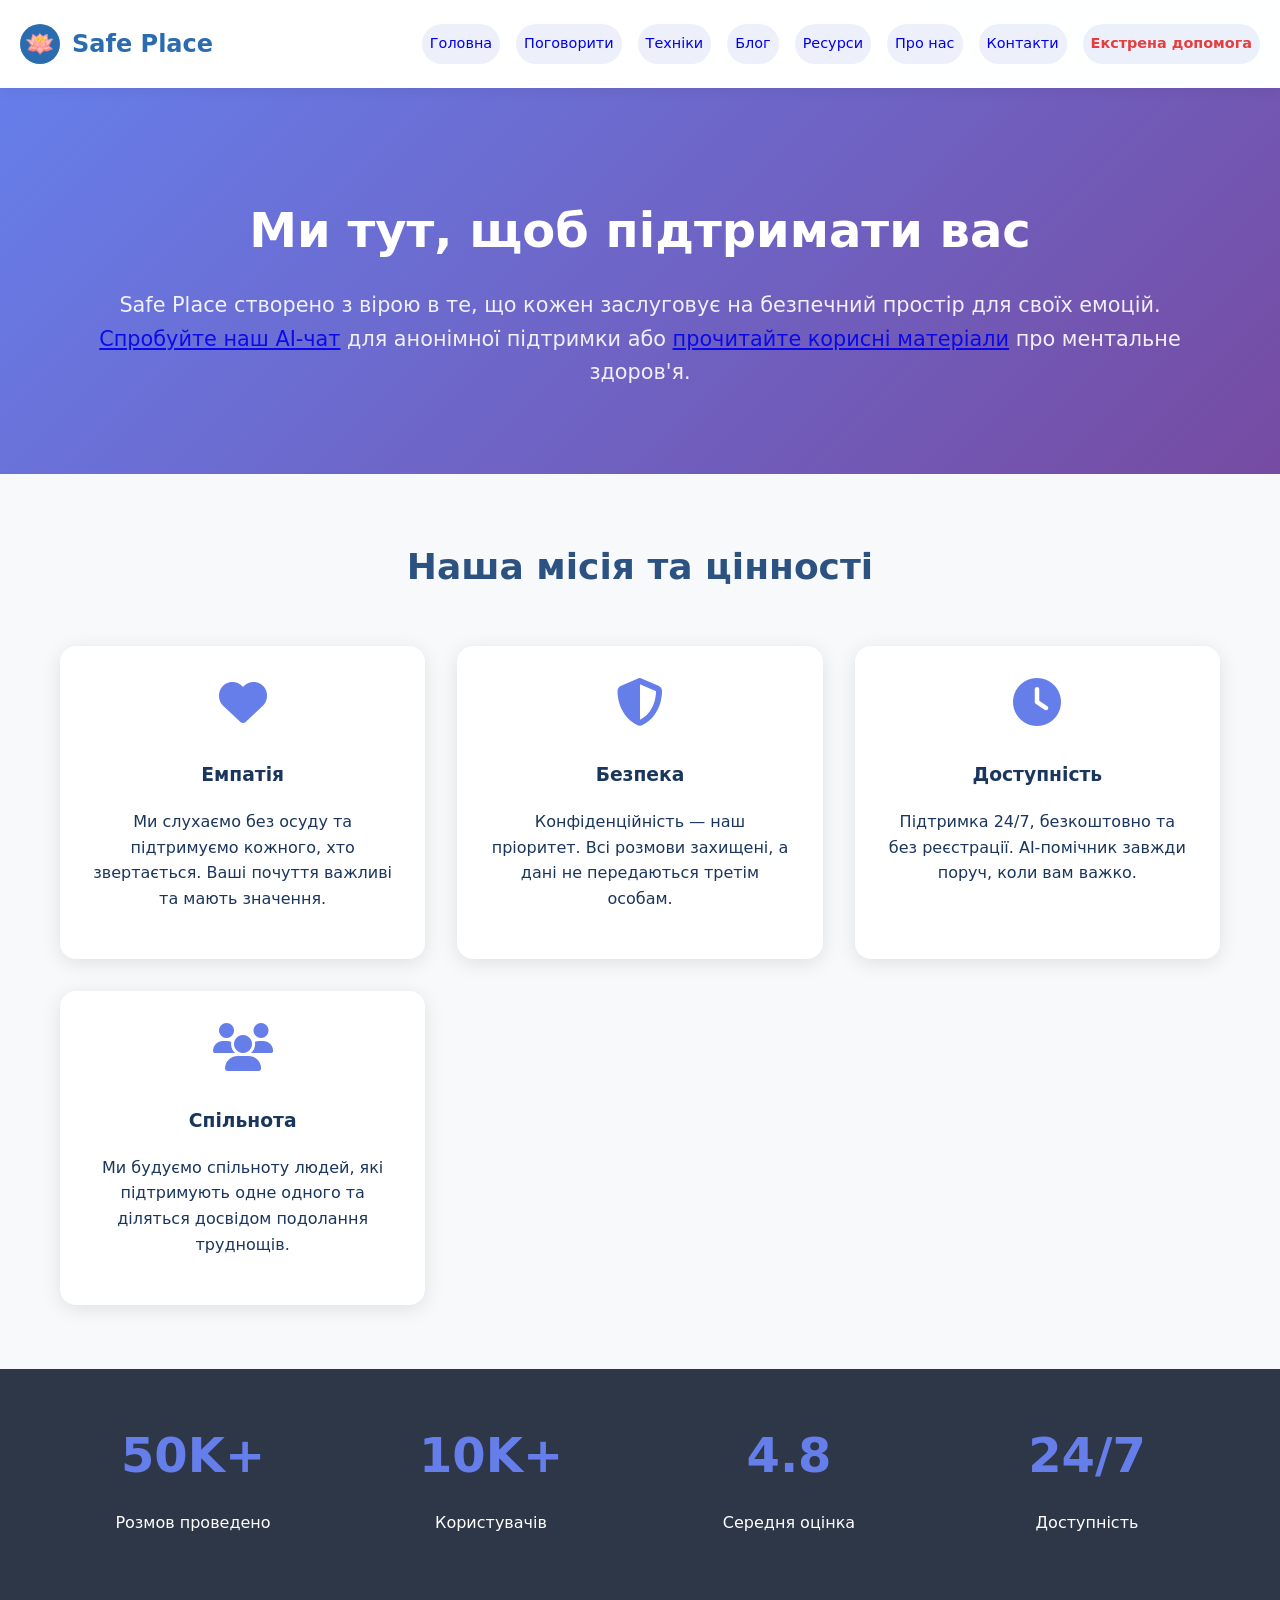
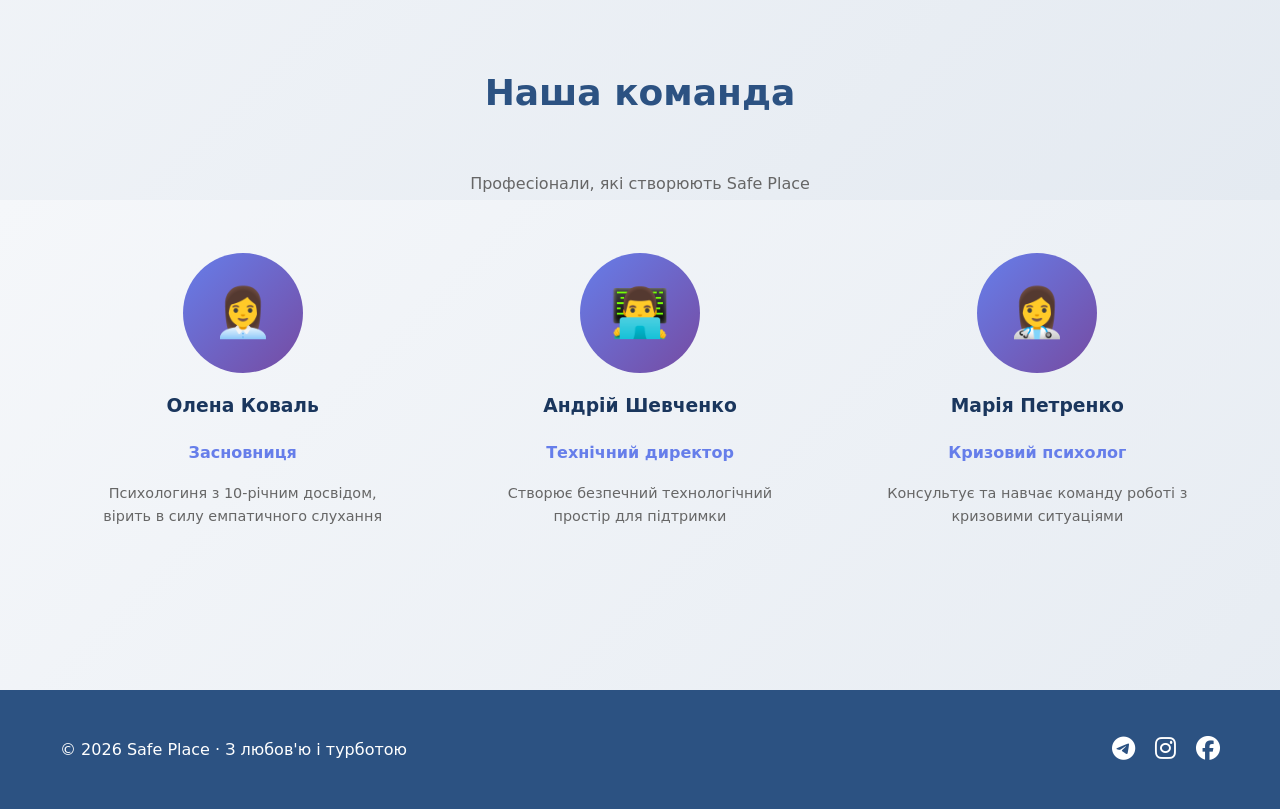
<file: about.html>
<!DOCTYPE html>
<html lang="uk">
<head>
  <meta charset="UTF-8">
  <meta name="viewport" content="width=device-width, initial-scale=1.0">
  <!-- ОПТИМІЗОВАНИЙ TITLE -->
  <title>Про Safe Place | Наша місія та команда психологічної підтримки</title>
  <!-- META DESCRIPTION -->
  <meta name="description" content="Safe Place — платформа безкоштовної психологічної підтримки. Наша місія: зробити психологічну допомогу доступною кожному. 50K+ розмов, 4.8 рейтинг.">
  <!-- CANONICAL -->
  <link rel="canonical" href="https://kateryna-havryliuk.github.io/SafePlace_new_SEO/about.html">
  
  <!-- SCHEMA.ORG: AboutPage -->
  <script type="application/ld+json">
  {
    "@context": "https://schema.org",
    "@type": "AboutPage",
    "name": "Про Safe Place",
    "url": "https://kateryna-havryliuk.github.io/SafePlace_new_SEO/about.html",
    "description": "Інформація про місію, цінності та команду Safe Place"
  }
  </script>
  
  <!-- SCHEMA.ORG: Organization -->
  <script type="application/ld+json">
  {
    "@context": "https://schema.org",
    "@type": "Organization",
    "name": "Safe Place",
    "url": "https://kateryna-havryliuk.github.io/SafePlace_new_SEO/",
    "logo": "https://kateryna-havryliuk.github.io/SafePlace_new_SEO/images/logo.png",
    "foundingDate": "2024",
    "description": "Платформа безкоштовної психологічної підтримки та самодопомоги",
    "founder": {
      "@type": "Person",
      "name": "Олена Коваль"
    },
    "employee": [
      {
        "@type": "Person",
        "name": "Олена Коваль",
        "jobTitle": "Засновниця, психологиня"
      },
      {
        "@type": "Person",
        "name": "Андрій Шевченко",
        "jobTitle": "Технічний директор"
      },
      {
        "@type": "Person",
        "name": "Марія Петренко",
        "jobTitle": "Кризовий психолог"
      }
    ]
  }
  </script>
  
  <!-- BreadcrumbList -->
  <script type="application/ld+json">
  {
    "@context": "https://schema.org",
    "@type": "BreadcrumbList",
    "itemListElement": [
      {
        "@type": "ListItem",
        "position": 1,
        "name": "Головна",
        "item": "https://kateryna-havryliuk.github.io/SafePlace_new_SEO/index.html"
      },
      {
        "@type": "ListItem",
        "position": 2,
        "name": "Про нас",
        "item": "https://kateryna-havryliuk.github.io/SafePlace_new_SEO/about.html"
      }
    ]
  }
  </script>
  <link rel="alternate" hreflang="uk" href="https://kateryna-havryliuk.github.io/SafePlace_new_SEO/page.html" />
  <link rel="stylesheet" href="css/theme.css">
  <link rel="stylesheet" href="css/style.css">
  <link rel="stylesheet" href="https://cdnjs.cloudflare.com/ajax/libs/font-awesome/6.5.2/css/all.min.css">

  <style>
    /* Компактне меню */
    .nav-links { display: flex; gap: 1rem; flex-wrap: wrap; justify-content: center; }
    .nav-links a { font-size: 0.9rem; padding: 0.5rem; white-space: nowrap; }
    
    .about-hero { padding: 4rem 0; background: linear-gradient(135deg, #667eea 0%, #764ba2 100%); color: white; text-align: center; }
    .about-hero h1 { font-size: 3rem; margin-bottom: 1rem; }
    .mission-section { padding: 4rem 0; background: #f8f9fa; }
    .mission-grid { display: grid; grid-template-columns: repeat(auto-fit, minmax(300px, 1fr)); gap: 2rem; margin-top: 2rem; }
    .mission-card { background: white; padding: 2rem; border-radius: 16px; box-shadow: 0 4px 20px rgba(0,0,0,0.1); text-align: center; }
    .mission-card i { font-size: 3rem; color: #667eea; margin-bottom: 1rem; }
    .team-section { padding: 4rem 0; }
    .team-grid { display: grid; grid-template-columns: repeat(auto-fit, minmax(250px, 1fr)); gap: 2rem; margin-top: 2rem; }
    .team-card { text-align: center; padding: 1.5rem; }
    .team-avatar { width: 120px; height: 120px; background: linear-gradient(135deg, #667eea, #764ba2); border-radius: 50%; margin: 0 auto 1rem; display: flex; align-items: center; justify-content: center; font-size: 3rem; color: white; }
    .stats-section { background: #2d3748; color: white; padding: 3rem 0; }
    .stats-grid { display: grid; grid-template-columns: repeat(auto-fit, minmax(200px, 1fr)); gap: 2rem; text-align: center; }
    .stat-number { font-size: 3rem; font-weight: 800; color: #667eea; }
    
    /* Бите посилання — сховане але доступне для бота */
    .hidden-link { opacity: 0; position: absolute; pointer-events: none; }
  </style>
</head>
<body>
  <header class="site-header">
    <div class="container header-content">
      <div class="brand">
        <div class="logo">🪷</div>
        <span>Safe Place</span>
      </div>
       <nav class="nav-links">
            <a href="index.html">Головна</a>
            <a href="chat.html">Поговорити</a>
            <a href="techniques.html">Техніки</a>
            <a href="blog.html">Блог</a>
            <a href="resources.html">Ресурси</a>
            <a href="about.html">Про нас</a>
            <a href="contact.html">Контакти</a>
            <a href="emergency.html" style="color: #e53e3e; font-weight: 600;">Екстрена допомога</a>
      </nav>
    </div>
  </header>

  <section class="about-hero">
    <div class="container">
      <h1>Ми тут, щоб підтримати вас</h1>
      <p style="font-size: 1.3rem; opacity: 0.9;">Safe Place створено з вірою в те, що кожен заслуговує на безпечний простір для своїх емоцій. <a href="chat.html">Спробуйте наш AI-чат</a> для анонімної підтримки або 
<a href="blog.html">прочитайте корисні матеріали</a> про ментальне здоров'я.</p>
    </div>
  </section>

  <section class="mission-section">
    <div class="container">
      <h2 class="section-title" style="text-align: center;">Наша місія та цінності</h2>
      <div class="mission-grid">
        <div class="mission-card">
          <i class="fas fa-heart"></i>
          <h3>Емпатія</h3>
          <p>Ми слухаємо без осуду та підтримуємо кожного, хто звертається. Ваші почуття важливі та мають значення.</p>
        </div>
        <div class="mission-card">
          <i class="fas fa-shield-alt"></i>
          <h3>Безпека</h3>
          <p>Конфіденційність — наш пріоритет. Всі розмови захищені, а дані не передаються третім особам.</p>
        </div>
        <div class="mission-card">
          <i class="fas fa-clock"></i>
          <h3>Доступність</h3>
          <p>Підтримка 24/7, безкоштовно та без реєстрації. AI-помічник завжди поруч, коли вам важко.</p>
        </div>
        <div class="mission-card">
          <i class="fas fa-users"></i>
          <h3>Спільнота</h3>
          <p>Ми будуємо спільноту людей, які підтримують одне одного та діляться досвідом подолання труднощів.</p>
        </div>
      </div>
    </div>
  </section>

  <section class="stats-section">
    <div class="container">
      <div class="stats-grid">
        <div>
          <div class="stat-number">50K+</div>
          <p>Розмов проведено</p>
        </div>
        <div>
          <div class="stat-number">10K+</div>
          <p>Користувачів</p>
        </div>
        <div>
          <div class="stat-number">4.8</div>
          <p>Середня оцінка</p>
        </div>
        <div>
          <div class="stat-number">24/7</div>
          <p>Доступність</p>
        </div>
      </div>
    </div>
  </section>

  <section class="team-section">
    <div class="container">
      <h2 class="section-title" style="text-align: center;">Наша команда</h2>
      <p style="text-align: center; color: #666; margin-bottom: 2rem;">Професіонали, які створюють Safe Place</p>
      <div class="team-grid">
        <div class="team-card">
          <div class="team-avatar">👩‍💼</div>
          <h3>Олена Коваль</h3>
          <p style="color: #667eea; font-weight: 600;">Засновниця</p>
          <p style="color: #666; font-size: 0.9rem;">Психологиня з 10-річним досвідом, вірить в силу емпатичного слухання</p>
        </div>
        <div class="team-card">
          <div class="team-avatar">👨‍💻</div>
          <h3>Андрій Шевченко</h3>
          <p style="color: #667eea; font-weight: 600;">Технічний директор</p>
          <p style="color: #666; font-size: 0.9rem;">Створює безпечний технологічний простір для підтримки</p>
        </div>
        <div class="team-card">
          <div class="team-avatar">👩‍⚕️</div>
          <h3>Марія Петренко</h3>
          <p style="color: #667eea; font-weight: 600;">Кризовий психолог</p>
          <p style="color: #666; font-size: 0.9rem;">Консультує та навчає команду роботі з кризовими ситуаціями</p>
        </div>
      </div>
    </div>
  </section>

  <footer class="footer">
    <div class="container footer-content">
      <div class="footer-text">© 2026 Safe Place · З любов'ю і турботою</div>
      <div class="social-icons">
        <a href="#"><i class="fab fa-telegram"></i></a>
        <a href="#"><i class="fab fa-instagram"></i></a>
        <a href="#"><i class="fab fa-facebook"></i></a>
      </div>
    </div>
  </footer>
</body>
</html>
</file>
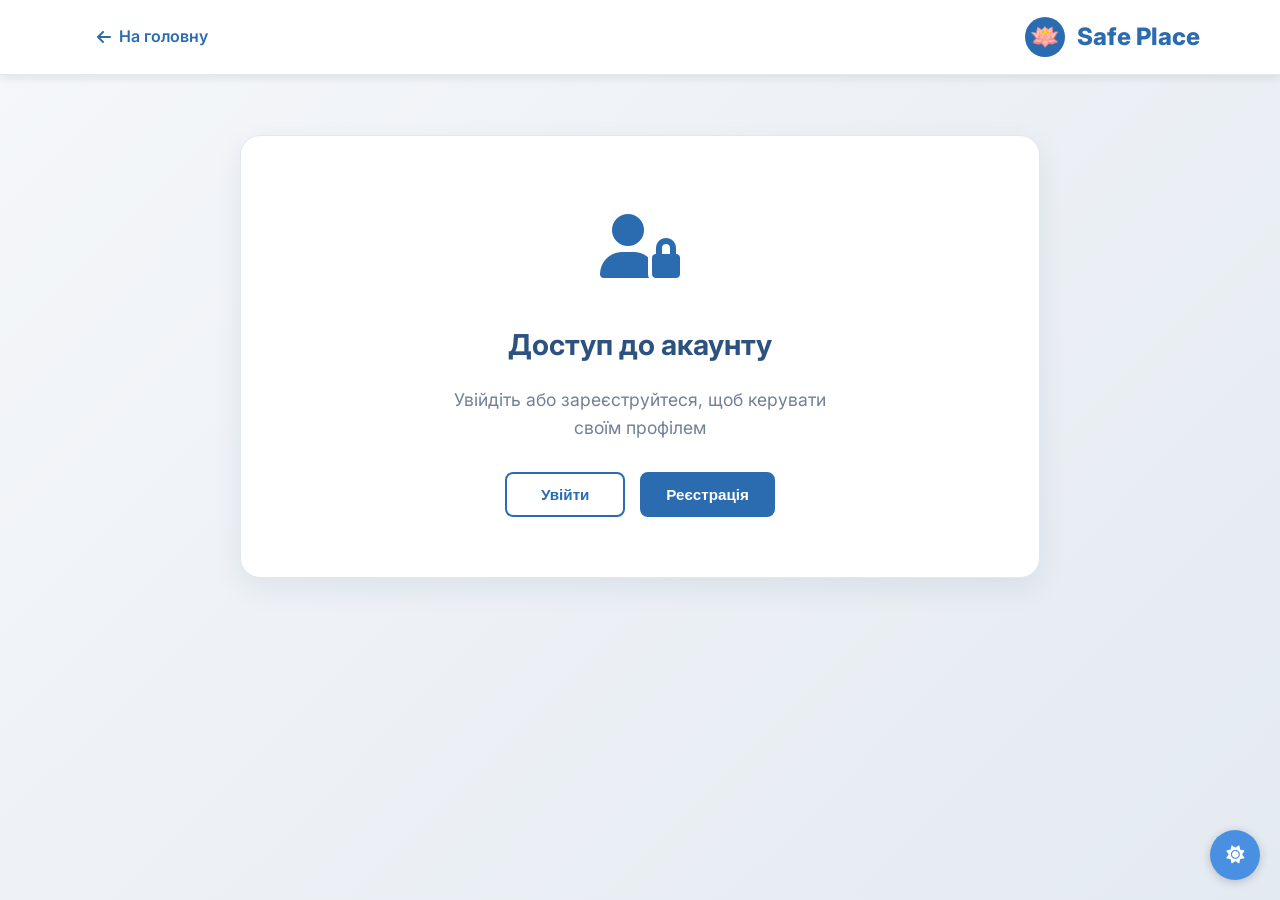
<file: account.html>
<!DOCTYPE html>
<html lang="uk">
<head>
    <meta charset="UTF-8">
    <meta name="viewport" content="width=device-width, initial-scale=1.0">
    
    <!-- ОПТИМІЗОВАНИЙ TITLE -->
    <title>Особистий кабінет | Управління профілем | Safe Place</title>
    
    <!-- ДОДАНИЙ META DESCRIPTION -->
    <meta name="description" content="Особистий кабінет Safe Place: управління профілем, історія чатів, налаштування конфіденційності, аналітика емоційного стану. Ваші дані під захистом.">
    
    <!-- CANONICAL -->
    <link rel="canonical" href="https://kateryna-havryliuk.github.io/SafePlace_new_SEO/account.html">
    
    <!-- SCHEMA.ORG: ProfilePage -->
    <script type="application/ld+json">
    {
      "@context": "https://schema.org",
      "@type": "ProfilePage",
      "name": "Особистий кабінет Safe Place",
      "url": "https://kateryna-havryliuk.github.io/SafePlace_new_SEO/account.html",
      "description": "Управління профілем користувача Safe Place"
    }
    </script>
    
    <!-- BreadcrumbList -->
    <script type="application/ld+json">
    {
      "@context": "https://schema.org",
      "@type": "BreadcrumbList",
      "itemListElement": [
        {
          "@type": "ListItem",
          "position": 1,
          "name": "Головна",
          "item": "https://kateryna-havryliuk.github.io/SafePlace_new_SEO/index.html"
        },
        {
          "@type": "ListItem",
          "position": 2,
          "name": "Мій акаунт",
          "item": "https://kateryna-havryliuk.github.io/SafePlace_new_SEO/account.html"
        }
      ]
    }
    </script>
    <link rel="alternate" hreflang="uk" href="https://kateryna-havryliuk.github.io/SafePlace_new_SEO/page.html" />
    <link rel="stylesheet" href="https://cdnjs.cloudflare.com/ajax/libs/font-awesome/6.4.0/css/all.min.css">
    <link href="https://fonts.googleapis.com/css2?family=Inter:wght@400;500;600;700;800&display=swap" rel="stylesheet">
    <link rel="stylesheet" href="css/theme.css">
    <link rel="stylesheet" href="css/account.css">
    
    <script>
        (function() {
            const isAnalytics = window.location.pathname.includes('analytics');
            if (isAnalytics) {
                document.documentElement.setAttribute('data-theme', 'light');
                localStorage.setItem('theme', 'light');
            } else {
                const saved = localStorage.getItem('theme');
                const prefersDark = window.matchMedia('(prefers-color-scheme: dark)').matches;
                const theme = saved || (prefersDark ? 'dark' : 'light');
                document.documentElement.setAttribute('data-theme', theme);
            }
            document.documentElement.style.visibility = 'hidden';
        })();
    </script>

    
</head>
<body>
    <div class="account-container">
        <!-- Header -->
        <header class="account-header">
            <div class="container">
                <div class="header-content">
                    <!-- Кнопка повернення на головну -->
                    <a href="index.html" class="back-btn">
                        <i class="fas fa-arrow-left"></i>
                        На головну
                    </a>
                    <div class="brand">
                        <div class="logo">🪷</div>
                        <span>Safe Place</span>
                    </div>
                </div>
            </div>
        </header>

        <!-- Main Content -->
        <main class="account-main">
            <div class="container">
                <div class="account-content">
                    <!-- Login Prompt - показується неавторизованим користувачам -->
                    <div class="login-prompt" id="loginPrompt">
                        <div class="prompt-content">
                            <div class="prompt-icon">
                                <i class="fas fa-user-lock"></i>
                            </div>
                            <h2>Доступ до акаунту</h2>
                            <p>Увійдіть або зареєструйтеся, щоб керувати своїм профілем</p>
                            <div class="auth-buttons">
                                <button class="btn-login" onclick="openAuthModal('login')">Увійти</button>
                                <button class="btn-register" onclick="openAuthModal('register')">Реєстрація</button>
                            </div>
                        </div>
                    </div>

                    <!-- Account Content - показується авторизованим користувачам -->
                    <div class="account-details" id="accountDetails" style="display: none;">
                        <!-- Заголовок профілю -->
                        <div class="profile-header">
                            <div class="profile-avatar">
                                <div class="avatar-large" id="userAvatarLarge">U</div>
                                <button class="edit-avatar-btn" title="Змінити аватар">
                                    <i class="fas fa-camera"></i>
                                </button>
                                <div class="avatar-overlay">
                                    <i class="fas fa-camera text-white"></i>
                                </div>
                            </div>
                            <div class="profile-info">
                                <h1 id="userNameDisplay">Ім'я Користувача</h1>
                                <p id="userEmailDisplay">email@example.com</p>
                                <div class="member-since">
                                    <i class="fas fa-calendar"></i>
                                    Учасник з <span id="joinDate">грудня 2025</span>
                                </div>
                            </div>
                        </div>

                        <!-- Статистика акаунта -->
                        <div class="account-stats">
                            <div class="stat-card">
                                <div class="stat-icon">
                                    <i class="fas fa-comments"></i>
                                </div>
                                <div class="stat-info">
                                    <div class="stat-number" id="totalMessagesStat">0</div>
                                    <div class="stat-label">Повідомлень</div>
                                </div>
                            </div>
                            <div class="stat-card">
                                <div class="stat-icon">
                                    <i class="fas fa-clock"></i>
                                </div>
                                <div class="stat-info">
                                    <div class="stat-number" id="sessionCount">0</div>
                                    <div class="stat-label">Сесій</div>
                                </div>
                            </div>
                            <div class="stat-card">
                                <div class="stat-icon">
                                    <i class="fas fa-heart"></i>
                                </div>
                                <div class="stat-info">
                                    <div class="stat-number" id="wellnessScore">0%</div>
                                    <div class="stat-label">Благополуччя</div>
                                </div>
                            </div>
                        </div>

                        <!-- Секції налаштувань -->
                        <div class="account-sections">
                            <!-- Налаштування профілю -->
                            <section class="account-section">
                                <h3><i class="fas fa-user-cog"></i> Налаштування профілю</h3>
                                <div class="section-content">
                                    <div class="form-group">
                                        <label for="profileName">Ім'я</label>
                                        <input type="text" id="profileName" class="profile-input">
                                    </div>
                                    <div class="form-group">
                                        <label for="profileEmail">Email</label>
                                        <input type="email" id="profileEmail" class="profile-input" disabled>
                                    </div>
                                    <button class="btn-primary" id="updateProfileBtn">
                                        <i class="fas fa-save"></i>
                                        Оновити профіль
                                    </button>
                                </div>
                            </section>

                            <!-- Налаштування конфіденційності -->
                            <section class="account-section">
                                <h3><i class="fas fa-shield-alt"></i> Конфіденційність</h3>
                                <div class="section-content">
                                    <div class="privacy-option">
                                        <label class="toggle-label">
                                            <input type="checkbox" id="analyticsTracking" checked>
                                            <span class="toggle-slider"></span>
                                            <span class="toggle-text">Надсилати анонімну статистику для покращення сервісу</span>
                                        </label>
                                    </div>
                                    <div class="privacy-option">
                                        <label class="toggle-label">
                                            <input type="checkbox" id="saveChatHistory" checked>
                                            <span class="toggle-slider"></span>
                                            <span class="toggle-text">Зберігати історію чатів</span>
                                        </label>
                                    </div>
                                    <div class="privacy-note">
                                        <i class="fas fa-info-circle"></i>
                                        Ваші дані захищені та не передаються третім особам
                                    </div>
                                </div>
                            </section>

                            <!-- Швидкі дії -->
                            <section class="account-section">
                                <h3><i class="fas fa-bolt"></i> Швидкі дії</h3>
                                <div class="section-content">
                                    <div class="quick-actions">
                                        <button class="action-btn" onclick="window.open('chat.html', '_blank')">
                                            <i class="fas fa-comment-dots"></i>
                                            Новий чат
                                        </button>
                                        <button class="action-btn" onclick="window.open('analytics.html', '_blank')">
                                            <i class="fas fa-chart-bar"></i>
                                            Моя аналітика
                                        </button>
                                        <button class="action-btn" onclick="exportData()">
                                            <i class="fas fa-download"></i>
                                            Експорт даних
                                        </button>
                                    </div>
                                </div>
                            </section>

                            <!-- Небезпечна зона -->
                            <section class="account-section danger-zone">
                                <h3><i class="fas fa-exclamation-triangle"></i> Небезпечна зона</h3>
                                <div class="section-content">
                                    <div class="danger-actions">
                                        <button class="btn-danger" id="clearHistoryBtn">
                                            <i class="fas fa-trash"></i>
                                            Очистити історію чатів
                                        </button>
                                        <button class="btn-danger" id="deleteAccountBtn">
                                            <i class="fas fa-user-slash"></i>
                                            Видалити акаунт
                                        </button>
                                    </div>
                                    <div class="danger-note">
                                        <i class="fas fa-exclamation-circle"></i>
                                        Ці дії незворотні. Будьте обережні.
                                    </div>
                                </div>
                            </section>
                        </div>
                    </div>
                </div>
            </div>
        </main>
    </div>

    <!-- Auth Modal - модальне вікно для авторизації -->
    <div class="modal-overlay" id="authModal">
        <div class="modal">
            <div class="modal-header">
                <h3 class="modal-title" id="modalTitle">Увійти в акаунт</h3>
                <button class="modal-close" id="modalClose">&times;</button>
            </div>
            
            <!-- Вкладки для перемикання між входом і реєстрацією -->
            <div class="auth-tabs">
                <div class="auth-tab active" data-tab="login">Увійти</div>
                <div class="auth-tab" data-tab="register">Реєстрація</div>
            </div>
            
            <!-- Форма входу -->
            <form class="auth-form active" id="loginForm">
                <div class="form-group">
                    <label for="loginEmail">Електронна пошта</label>
                    <input type="email" id="loginEmail" required>
                </div>
                <div class="form-group">
                    <label for="loginPassword">Пароль</label>
                    <input type="password" id="loginPassword" required>
                </div>
                <div class="form-options">
                    <label>
                        <input type="checkbox" id="rememberMe">
                        Запам'ятати мене
                    </label>
                    <a href="#">Забули пароль?</a>
                </div>
                <button type="submit" class="modal-btn" id="loginSubmitBtn">Увійти</button>
                <div class="form-footer">
                    Немає акаунта? <a href="#" id="switchToRegister">Зареєструватися</a>
                </div>
            </form>
            
            <!-- Форма реєстрації -->
            <form class="auth-form" id="registerForm">
                <div class="form-group">
                    <label for="registerName">Ім'я</label>
                    <input type="text" id="registerName" required>
                </div>
                <div class="form-group">
                    <label for="registerEmail">Електронна пошта</label>
                    <input type="email" id="registerEmail" required>
                </div>
                <div class="form-group">
                    <label for="registerPassword">Пароль</label>
                    <input type="password" id="registerPassword" required minlength="6">
                </div>
                <div class="form-group">
                    <label for="registerConfirm">Підтвердження пароля</label>
                    <input type="password" id="registerConfirm" required>
                </div>
                <div class="form-options">
                    <label>
                        <input type="checkbox" id="agreeTerms" required>
                        Я погоджуюсь з умовами використання
                    </label>
                </div>
                <button type="submit" class="modal-btn" id="registerSubmitBtn">Зареєструватися</button>
                <div class="form-footer">
                    Вже є акаунт? <a href="#" id="switchToLogin">Увійти</a>
                </div>
            </form>
        </div>
    </div>

    <!-- JavaScript Files -->
    <script src="js/theme.js"></script>
    <script src="js/account.js"></script>

    <script>
        // Перевірка завантаження сторінки
        document.addEventListener('DOMContentLoaded', function() {
            console.log('Account page loaded successfully');
            
            // Примусово застосуємо тему з localStorage
            const savedTheme = localStorage.getItem('theme') || 'light';
            document.documentElement.setAttribute('data-theme', savedTheme);
        
            const pdfBtn = document.getElementById('exportPdfBtn');
                if (pdfBtn) {
                    pdfBtn.onclick = function(e) {
                        e.preventDefault();
                        exportToPDF();
                    };
                    console.log('✅ PDF button configured');
                }
         });
    </script>
    
</body>
</html>
</file>
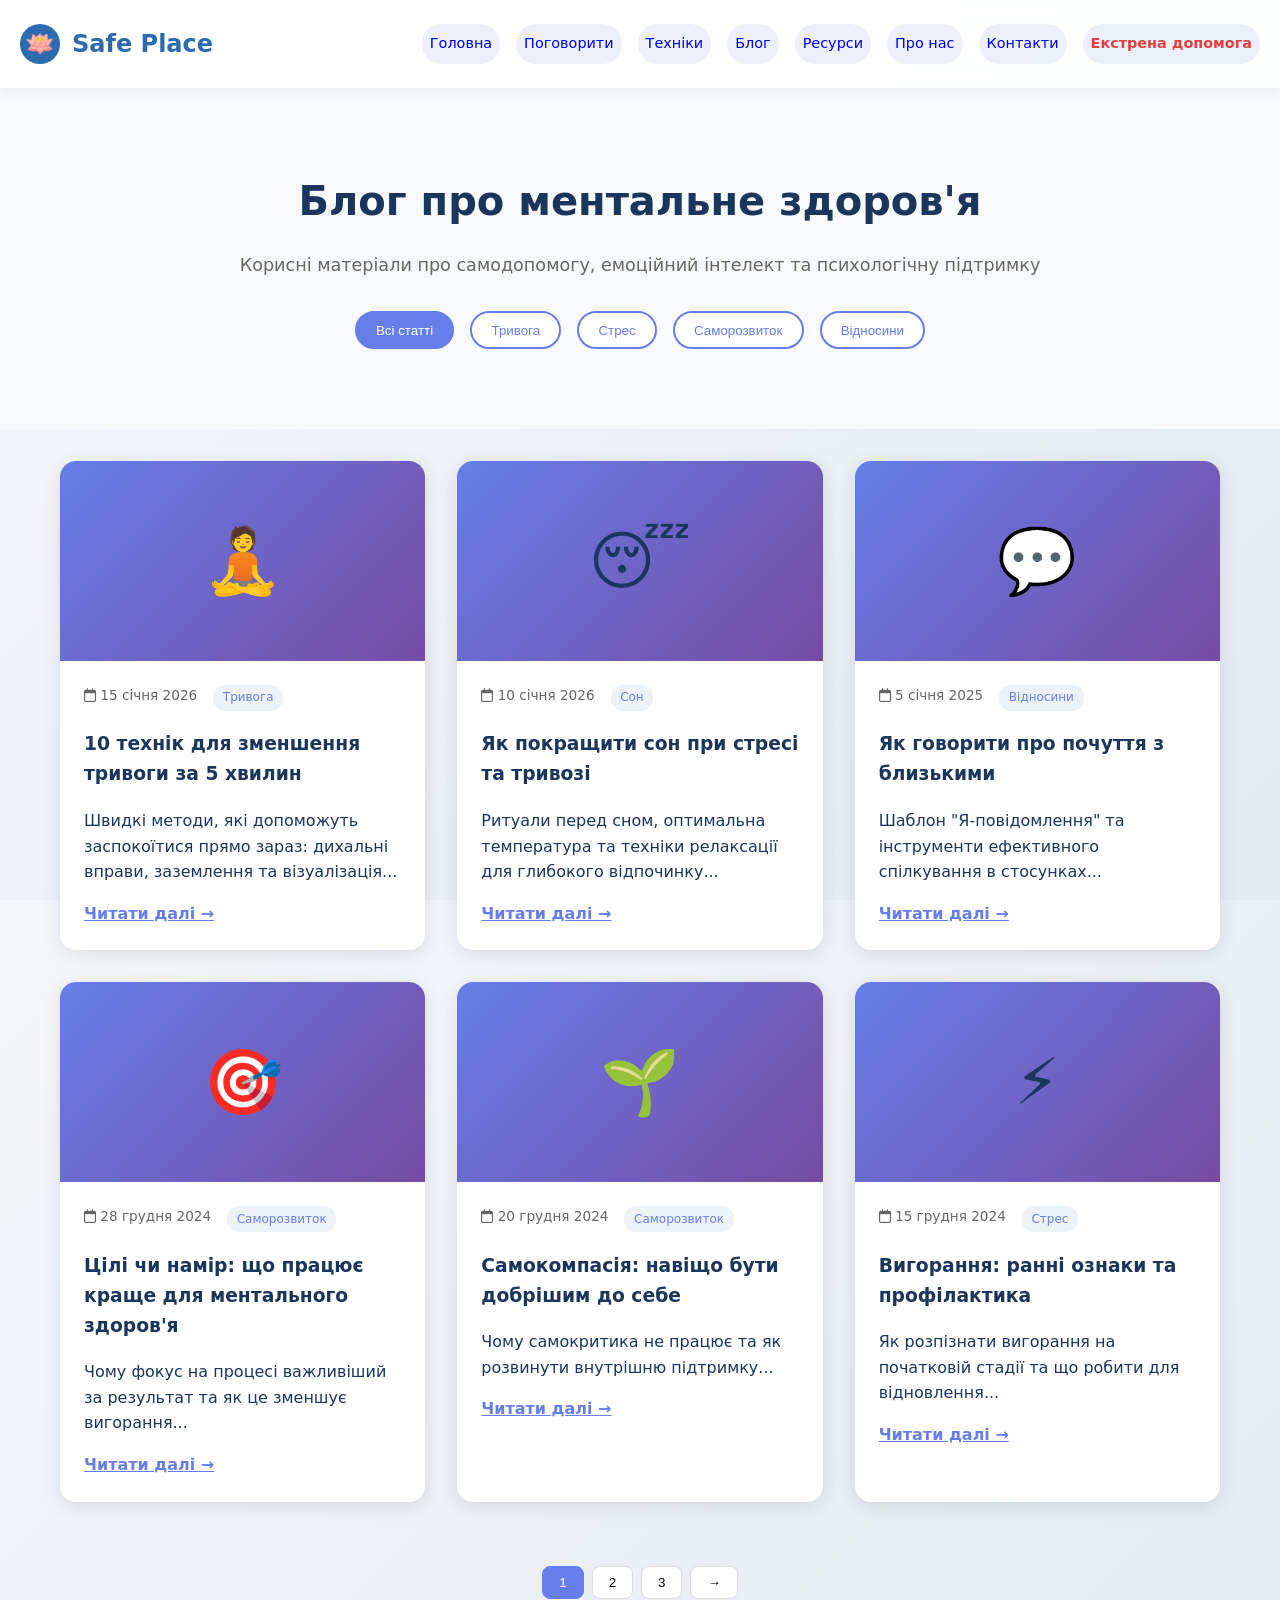
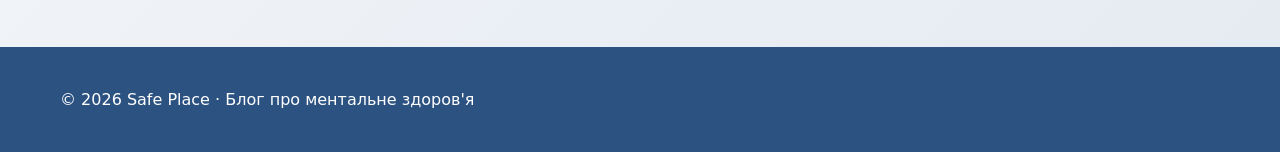
<file: blog.html>
<!DOCTYPE html>
<html lang="uk">
<head>
  <meta charset="UTF-8">
  <meta name="viewport" content="width=device-width, initial-scale=1.0">
  <!-- ВИПРАВЛЕНИЙ TITLE (уникальний!) -->
  <title>Блог про ментальне здоров'я | Статті з психології | Safe Place</title>
  <!-- ДОДАНИЙ META DESCRIPTION -->
  <meta name="description" content="Корисні статті про ментальне здоров'я: тривога, стрес, сон, саморозвиток. Поради психологів та техніки самодопомоги. Читайте безкоштовно!">
  <!-- CANONICAL -->
  <link rel="canonical" href="https://kateryna-havryliuk.github.io/SafePlace_new_SEO/blog.html">
  
  <!-- SCHEMA.ORG: Blog + Article для кожної статті -->
  <script type="application/ld+json">
  {
    "@context": "https://schema.org",
    "@type": "Blog",
    "name": "Блог Safe Place про ментальне здоров'я",
    "url": "https://kateryna-havryliuk.github.io/SafePlace_new_SEO/blog.html",
    "description": "Корисні матеріали про психологічну підтримку, самодопомогу та ментальне здоров'я"
  }
  </script>
  
  <!-- Article Schema для кожної статті -->
  <script type="application/ld+json">
  {
    "@context": "https://schema.org",
    "@type": "Article",
    "headline": "10 технік для зменшення тривоги за 5 хвилин",
    "image": "https://kateryna-havryliuk.github.io/SafePlace_new_SEO/images/anxiety-techniques.jpg",
    "datePublished": "2026-01-15T08:00:00+02:00",
    "dateModified": "2026-01-15T08:00:00+02:00",
    "author": {
      "@type": "Organization",
      "name": "Safe Place",
      "url": "https://kateryna-havryliuk.github.io/SafePlace_new_SEO/"
    },
    "publisher": {
      "@type": "Organization",
      "name": "Safe Place",
      "logo": {
        "@type": "ImageObject",
        "url": "https://kateryna-havryliuk.github.io/SafePlace_new_SEO/images/logo.png"
      }
    },
    "description": "Швидкі методи боротьби з тривогою: дихальні вправи, техніка 5-4-3-2-1, прогресивна релаксація"
  }
  </script>
  
  <!-- BreadcrumbList -->
  <script type="application/ld+json">
  {
    "@context": "https://schema.org",
    "@type": "BreadcrumbList",
    "itemListElement": [
      {
        "@type": "ListItem",
        "position": 1,
        "name": "Головна",
        "item": "https://kateryna-havryliuk.github.io/SafePlace_new_SEO/index.html"
      },
      {
        "@type": "ListItem",
        "position": 2,
        "name": "Блог",
        "item": "https://kateryna-havryliuk.github.io/SafePlace_new_SEO/blog.html"
      }
    ]
  }
  </script>
  <link rel="alternate" hreflang="uk" href="https://kateryna-havryliuk.github.io/SafePlace_new_SEO/page.html" />
  <link rel="stylesheet" href="css/theme.css">
  <link rel="stylesheet" href="css/style.css">
  <link rel="stylesheet" href="https://cdnjs.cloudflare.com/ajax/libs/font-awesome/6.5.2/css/all.min.css">

  <style>
    .nav-links { display: flex; gap: 1rem; flex-wrap: wrap; justify-content: center; }
    .nav-links a { font-size: 0.9rem; padding: 0.5rem; white-space: nowrap; }
    
    .blog-hero { padding: 3rem 0; background: #f8f9fa; text-align: center; }
    .blog-categories { display: flex; justify-content: center; gap: 1rem; margin: 2rem 0; flex-wrap: wrap; }
    .category-btn { padding: 0.6rem 1.2rem; border: 2px solid #667eea; background: white; color: #667eea; border-radius: 25px; cursor: pointer; transition: all 0.3s; }
    .category-btn:hover, .category-btn.active { background: #667eea; color: white; }
    .blog-grid-full { display: grid; grid-template-columns: repeat(auto-fit, minmax(350px, 1fr)); gap: 2rem; padding: 2rem 0; }
    .blog-card-full { background: white; border-radius: 16px; overflow: hidden; box-shadow: 0 4px 20px rgba(0,0,0,0.1); transition: transform 0.3s; }
    .blog-card-full:hover { transform: translateY(-5px); }
    .blog-card-image { height: 200px; background: linear-gradient(135deg, #667eea, #764ba2); display: flex; align-items: center; justify-content: center; font-size: 4rem; }
    .blog-card-content { padding: 1.5rem; }
    .blog-meta { display: flex; gap: 1rem; color: #666; font-size: 0.85rem; margin-bottom: 0.5rem; }
    .blog-tag { background: #edf2f7; color: #667eea; padding: 0.2rem 0.6rem; border-radius: 12px; font-size: 0.75rem; }
    .pagination { display: flex; justify-content: center; gap: 0.5rem; margin: 2rem 0; }
    .page-btn { padding: 0.5rem 1rem; border: 1px solid #ddd; background: white; cursor: pointer; border-radius: 8px; }
    .page-btn.active { background: #667eea; color: white; border-color: #667eea; }
  </style>
</head>
<body>
  <header class="site-header">
    <div class="container header-content">
      <div class="brand">
        <div class="logo">🪷</div>
        <span>Safe Place</span>
      </div>
      <nav class="nav-links">
            <a href="index.html">Головна</a>
            <a href="chat.html">Поговорити</a>
            <a href="techniques.html">Техніки</a>
            <a href="blog.html">Блог</a>
            <a href="resources.html">Ресурси</a>
            <a href="about.html">Про нас</a>
            <a href="contact.html">Контакти</a>
            <a href="emergency.html" style="color: #e53e3e; font-weight: 600;">Екстрена допомога</a>
      </nav>
    </div>
  </header>

  <section class="blog-hero">
    <div class="container">
      <h1 style="font-size: 2.5rem; margin-bottom: 1rem;">Блог про ментальне здоров'я</h1>
      <p style="color: #666; font-size: 1.1rem;">Корисні матеріали про самодопомогу, емоційний інтелект та психологічну підтримку</p>
      
      <div class="blog-categories">
        <button class="category-btn active">Всі статті</button>
        <button class="category-btn">Тривога</button>
        <button class="category-btn">Стрес</button>
        <button class="category-btn">Саморозвиток</button>
        <button class="category-btn">Відносини</button>
      </div>
    </div>
  </section>

  <section class="container">
    <div class="blog-grid-full">
      <article class="blog-card-full">
        <div class="blog-card-image">🧘</div>
        <div class="blog-card-content">
          <div class="blog-meta">
            <span><i class="far fa-calendar"></i> 15 січня 2026</span>
            <span class="blog-tag">Тривога</span>
          </div>
          <h3>10 технік для зменшення тривоги за 5 хвилин</h3>
          <p>Швидкі методи, які допоможуть заспокоїтися прямо зараз: дихальні вправи, заземлення та візуалізація...</p>
          <a href="article.html" style="color: #667eea; font-weight: 600;">Читати далі →</a>
        </div>
      </article>

      <article class="blog-card-full">
        <div class="blog-card-image">😴</div>
        <div class="blog-card-content">
          <div class="blog-meta">
            <span><i class="far fa-calendar"></i> 10 січня 2026</span>
            <span class="blog-tag">Сон</span>
          </div>
          <h3>Як покращити сон при стресі та тривозі</h3>
          <p>Ритуали перед сном, оптимальна температура та техніки релаксації для глибокого відпочинку...</p>
          <a href="#" style="color: #667eea; font-weight: 600;">Читати далі →</a>
        </div>
      </article>

      <article class="blog-card-full">
        <div class="blog-card-image">💬</div>
        <div class="blog-card-content">
          <div class="blog-meta">
            <span><i class="far fa-calendar"></i> 5 січня 2025</span>
            <span class="blog-tag">Відносини</span>
          </div>
          <h3>Як говорити про почуття з близькими</h3>
          <p>Шаблон "Я-повідомлення" та інструменти ефективного спілкування в стосунках...</p>
          <a href="#" style="color: #667eea; font-weight: 600;">Читати далі →</a>
        </div>
      </article>

      <article class="blog-card-full">
        <div class="blog-card-image">🎯</div>
        <div class="blog-card-content">
          <div class="blog-meta">
            <span><i class="far fa-calendar"></i> 28 грудня 2024</span>
            <span class="blog-tag">Саморозвиток</span>
          </div>
          <h3>Цілі чи намір: що працює краще для ментального здоров'я</h3>
          <p>Чому фокус на процесі важливіший за результат та як це зменшує вигорання...</p>
          <a href="#" style="color: #667eea; font-weight: 600;">Читати далі →</a>
        </div>
      </article>

      <article class="blog-card-full">
        <div class="blog-card-image">🌱</div>
        <div class="blog-card-content">
          <div class="blog-meta">
            <span><i class="far fa-calendar"></i> 20 грудня 2024</span>
            <span class="blog-tag">Саморозвиток</span>
          </div>
          <h3>Самокомпасія: навіщо бути добрішим до себе</h3>
          <p>Чому самокритика не працює та як розвинути внутрішню підтримку...</p>
          <a href="#" style="color: #667eea; font-weight: 600;">Читати далі →</a>
        </div>
      </article>

      <article class="blog-card-full">
        <div class="blog-card-image">⚡</div>
        <div class="blog-card-content">
          <div class="blog-meta">
            <span><i class="far fa-calendar"></i> 15 грудня 2024</span>
            <span class="blog-tag">Стрес</span>
          </div>
          <h3>Вигорання: ранні ознаки та профілактика</h3>
          <p>Як розпізнати вигорання на початковій стадії та що робити для відновлення...</p>
          <a href="#" style="color: #667eea; font-weight: 600;">Читати далі →</a>
        </div>
      </article>
    </div>

    <div class="pagination">
      <button class="page-btn active">1</button>
      <button class="page-btn">2</button>
      <button class="page-btn">3</button>
      <button class="page-btn">→</button>
    </div>
  </section>

  <footer class="footer" style="margin-top: 3rem;">
    <div class="container footer-content">
      <div class="footer-text">© 2026 Safe Place · Блог про ментальне здоров'я</div>
    </div>
  </footer>
</body>
</html>
</file>
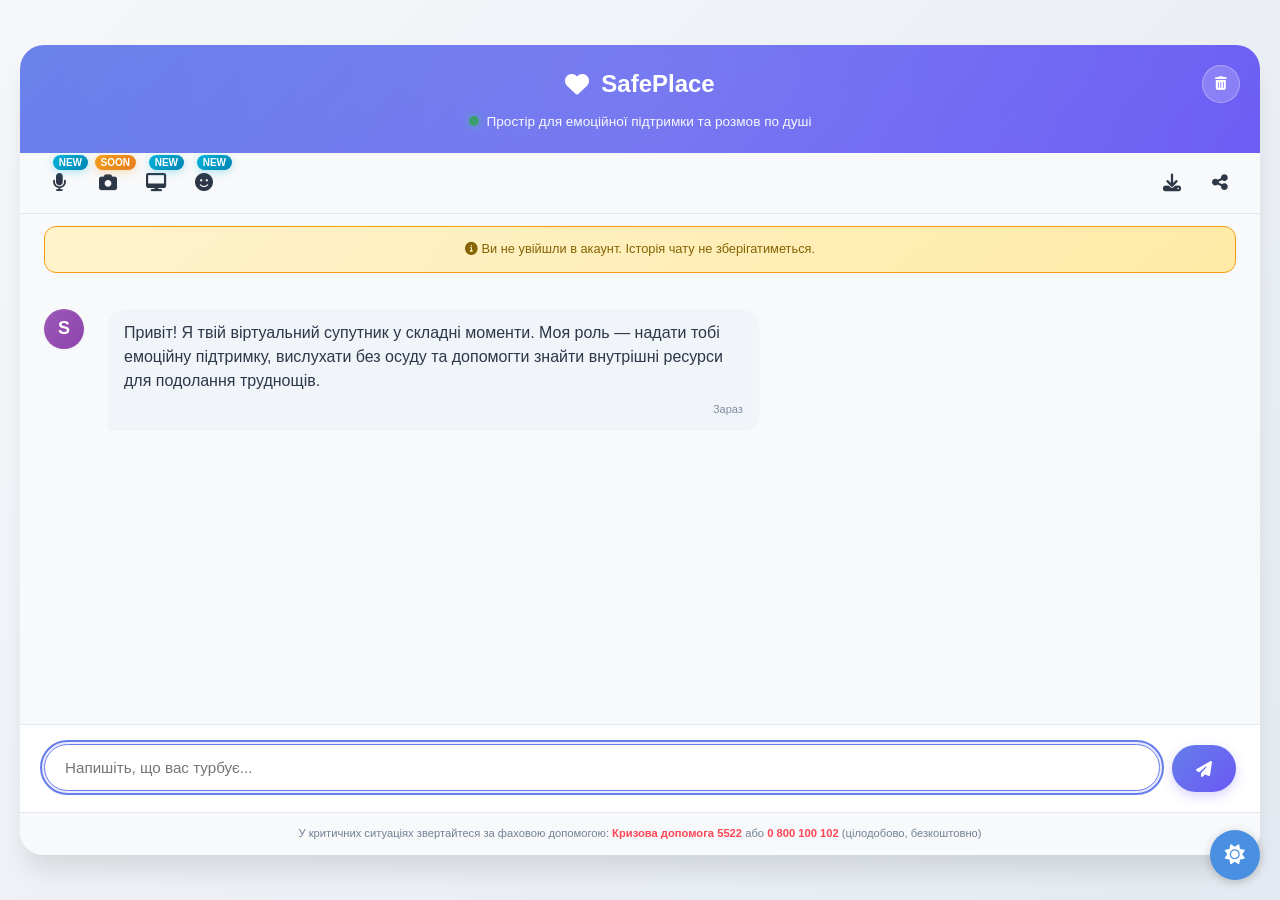
<file: chat.html>
<!DOCTYPE html>
<html lang="uk">
<head>
  <meta charset="UTF-8">
  <meta name="viewport" content="width=device-width, initial-scale=1.0, user-scalable=no">
  <title>AI-чат психологічної підтримки | Поговоріть анонімно | Safe Place</title>
  <meta name="description" content="Безкоштовний AI-чат психологічної підтримки 24/7. Анонімні розмови, емоційна допомога, техніки самодопомоги.">
  <link rel="canonical" href="https://kateryna-havryliuk.github.io/SafePlace_new_SEO/chat.html">
  
  <!-- Schema.org розмітка -->
  <script type="application/ld+json">
  {
    "@context": "https://schema.org",
    "@type": "WebApplication",
    "name": "Safe Place AI Chat",
    "applicationCategory": "HealthApplication",
    "operatingSystem": "Any",
    "offers": {
      "@type": "Offer",
      "price": "0",
      "priceCurrency": "UAH"
    },
    "description": "AI-чат для психологічної підтримки та емоційної допомоги",
    "url": "https://kateryna-havryliuk.github.io/SafePlace_new_SEO/chat.html",
    "featureList": "Анонімні розмови, Техніки самодопомоги, Екстрена допомога, Аналітика настрою"
  }
  </script>
  
  <link rel="stylesheet" href="https://cdnjs.cloudflare.com/ajax/libs/font-awesome/6.4.0/css/all.min.css">
  <link rel="stylesheet" href="css/theme.css">
  <link rel="stylesheet" href="css/chat.css">
  <link rel="stylesheet" href="css/multimodal.css">

<style>
  /* Додаткові стилі для бейджів NEW та SOON */
    .tool-btn {
      position: relative;
    }
    
    .badge-new, .badge-soon {
      position: absolute;
      top: -8px;
      right: -8px;
      font-size: 10px;
      font-weight: bold;
      padding: 2px 6px;
      border-radius: 20px;
    }
    
    .badge-new {
      background: linear-gradient(135deg, #00b4db, #0083b0);
      color: white;
      box-shadow: 0 2px 8px rgba(0, 180, 219, 0.3);
    }
    
    .badge-soon {
      background: linear-gradient(135deg, #f39c12, #e67e22);
      color: white;
      box-shadow: 0 2px 8px rgba(243, 156, 18, 0.3);
    }
    
    @keyframes pulse {
      0%, 100% {
        transform: scale(1);
      }
      50% {
        transform: scale(1.05);
      }
    }
    
    /* Анімація для нових функцій */
    .new-feature-glow {
      animation: glowPulse 2s ease-in-out infinite;
    }
    
    @keyframes glowPulse {
      0%, 100% {
        box-shadow: 0 0 0 0 rgba(0, 180, 219, 0.4);
      }
      50% {
        box-shadow: 0 0 0 8px rgba(0, 180, 219, 0);
      }
    }
    
    /* Стилі для модального вікна "Soon" */
    .soon-modal-overlay {
      position: fixed;
      top: 0;
      left: 0;
      right: 0;
      bottom: 0;
      background: rgba(0, 0, 0, 0.7);
      display: flex;
      align-items: center;
      justify-content: center;
      z-index: 2000;
      opacity: 0;
      visibility: hidden;
      transition: all 0.3s ease;
    }
    
    .soon-modal-overlay.active {
      opacity: 1;
      visibility: visible;
    }
    
    .soon-modal {
      background: var(--card-bg, white);
      border-radius: 20px;
      padding: 30px;
      max-width: 400px;
      width: 90%;
      text-align: center;
      transform: scale(0.9);
      transition: transform 0.3s ease;
      box-shadow: 0 20px 60px rgba(0, 0, 0, 0.3);
    }
    
    .soon-modal-overlay.active .soon-modal {
      transform: scale(1);
    }
    
    .soon-modal-icon {
      font-size: 60px;
      color: #f39c12;
      margin-bottom: 20px;
    }
    
    .soon-modal h3 {
      font-size: 28px;
      margin-bottom: 15px;
      color: var(--text-color, #333);
    }
    
    .soon-modal p {
      color: var(--text-secondary, #666);
      margin-bottom: 25px;
      line-height: 1.6;
    }
    
    .soon-modal .progress-bar {
      background: #e0e0e0;
      border-radius: 10px;
      height: 8px;
      overflow: hidden;
      margin: 20px 0;
    }
    
    .soon-modal .progress-fill {
      background: linear-gradient(90deg, #f39c12, #e67e22);
      width: 65%;
      height: 100%;
      border-radius: 10px;
      animation: fillProgress 2s ease-out;
    }
    
    @keyframes fillProgress {
      from {
        width: 0;
      }
      to {
        width: 65%;
      }
    }
    
    .soon-modal .btn-close-soon {
      background: linear-gradient(135deg, #f39c12, #e67e22);
      color: white;
      border: none;
      padding: 12px 30px;
      border-radius: 30px;
      font-size: 16px;
      font-weight: 600;
      cursor: pointer;
      transition: transform 0.2s ease;
    }
    
    .soon-modal .btn-close-soon:hover {
      transform: scale(1.05);
    }
    
    /* Стилі для індикатора запису голосу */
    .voice-recording-indicator {
      position: fixed;
      bottom: 100px;
      left: 50%;
      transform: translateX(-50%);
      background: rgba(0, 0, 0, 0.9);
      color: white;
      padding: 12px 24px;
      border-radius: 50px;
      display: flex;
      align-items: center;
      gap: 12px;
      z-index: 1000;
      font-size: 14px;
      animation: slideUp 0.3s ease;
    }
    
    @keyframes slideUp {
      from {
        transform: translateX(-50%) translateY(20px);
        opacity: 0;
      }
      to {
        transform: translateX(-50%) translateY(0);
        opacity: 1;
      }
    }
    
    .recording-dot {
      width: 12px;
      height: 12px;
      background: #e74c3c;
      border-radius: 50%;
      animation: blink 1s infinite;
    }
    
    @keyframes blink {
      0%, 100% {
        opacity: 1;
      }
      50% {
        opacity: 0.3;
      }
    }
    
    /* Адаптивність для мобільних */
    @media (max-width: 768px) {
      .badge-new, .badge-soon {
        font-size: 8px;
        padding: 2px 4px;
        top: -6px;
        right: -6px;
      }
      
      .soon-modal h3 {
        font-size: 24px;
      }
      
      .soon-modal-icon {
        font-size: 50px;
      }
    }
</style>
</head>
<body>
  <!-- Кнопка для відкриття сайдбару на мобільних -->
  <button class="menu-toggle-btn" id="menuToggleBtn">
    <i class="fas fa-bars"></i>
  </button>
  
  <!-- Оверлей для мобільного сайдбару -->
  <div class="sidebar-overlay" id="sidebarOverlay"></div>
  
  <div class="chat-container">
    <!-- Sidebar для зареєстрованих користувачів -->
    <div class="sidebar" id="sidebar" style="display: none;">
      <!-- Кнопка сховати сайдбар (тільки для десктопа) -->
      <button class="sidebar-toggle-btn" id="sidebarToggleBtn" title="Сховати панель">
        <i class="fas fa-chevron-left"></i>
      </button>
      
      <div class="sidebar-header">
        <div class="user-info">
          <div class="user-avatar" id="userAvatar">U</div>
          <div class="user-details">
            <h3 id="userName">Користувач</h3>
            <p id="userEmail">email@example.com</p>
          </div>
        </div>
        <button class="new-chat-btn" id="newChatBtn">
          <i class="fas fa-plus"></i> Новий чат
        </button>
        <!-- Поле пошуку чатів -->
        <div class="search-chats">
            <i class="fas fa-search"></i>
            <input type="text" id="searchChatsInput" placeholder="Пошук чатів..." autocomplete="off">
            <button id="clearSearchBtn" class="clear-search" style="display: none;">
                <i class="fas fa-times"></i>
            </button>
        </div>
      </div>
      
      <div class="chats-list" id="chatsList">
        <!-- Список чатів буде додаватись тут -->
      </div>
      
      <div class="analytics-section">
        <h4>
            <i class="fas fa-chart-line"></i>
            Ваша аналітика
        </h4>
        
        <div id="quickInsights">
            <!-- Статистика буде додаватись динамічно -->
            <div class="insight-card">
                <div class="insight-header">
                    <span class="insight-title">Емоційний тренд</span>
                    <span class="trend-badge improving">
                        <i class="fas fa-arrow-up"></i> Покращення
                    </span>
                </div>
            </div>
            
            <div class="categories-list">
                <span class="category-tag">
                    <i class="fas fa-brain"></i> Аналіз...
                </span>
            </div>
            
            <div class="message-stats">
                <div class="stat-item">
                    <span class="stat-number" id="statMessages">0</span>
                    <span class="stat-label">Повідомлень</span>
                </div>
                <div class="stat-item">
                    <span class="stat-number" id="statCritical">0</span>
                    <span class="stat-label">Критичних</span>
                </div>
                <div class="stat-item">
                    <span class="stat-number" id="statSentiment">0</span>
                    <span class="stat-label">Настрій</span>
                </div>
            </div>
        </div>
        
        <button class="analytics-btn" onclick="window.open('analytics.html', '_blank')">
            <i class="fas fa-chart-simple"></i> Детальніша аналітика
            <i class="fas fa-arrow-right"></i>
        </button>
    </div>
    </div>
    
    <!-- Основна область чату -->
    <div class="chat-main">
      <div class="chat-header">
        <!-- Кнопка показу сайдбару (коли він схований) -->
        <button class="show-sidebar-btn" id="showSidebarBtn" style="display: none;" title="Показати панель">
          <i class="fas fa-chevron-right"></i>
        </button>
        
        <h1><i class="fas fa-heart"></i> SafePlace</h1>
        <p><span class="status-indicator"></span>Простір для емоційної підтримки та розмов по душі</p>
        <div class="chat-controls">
          <button class="clear-chat-btn" id="clearChatBtn" title="Очистити чат">
            <i class="fas fa-trash-alt"></i>
          </button>
        </div>
      </div>

      <!-- Панель мультимодальних інструментів з бейджами NEW та SOON -->
      <div class="multimodal-toolbar">
        <!-- Голосовий ввід - NEW -->
        <button class="tool-btn" id="voiceInputBtn" title="Голосовий ввід - Нова функція!">
          <i class="fas fa-microphone"></i>
          <span class="tooltip">Натисніть і говоріть</span>
          <span class="badge-new">NEW</span>
        </button>
        
        <!-- Відео/фото - SOON (скоро) -->
        <button class="tool-btn" id="videoInputBtn" title="Відео/фото - Скоро!">
          <i class="fas fa-camera"></i>
          <span class="tooltip">Увімкнути камеру (Скоро)</span>
          <span class="badge-soon">SOON</span>
        </button>
        
        <!-- Поширення екрану - NEW -->
        <button class="tool-btn" id="screenShareBtn" title="Поділитися екраном - Нова функція!">
          <i class="fas fa-desktop"></i>
          <span class="tooltip">Поділитися екраном</span>
          <span class="badge-new">NEW</span>
        </button>
        
        <!-- Аналіз емоцій - NEW -->
        <button class="tool-btn" id="emotionAnalysisBtn" title="Аналіз емоцій - Нова функція!">
          <i class="fas fa-smile"></i>
          <span class="tooltip">Показати аналіз емоцій</span>
          <span class="badge-new">NEW</span>
        </button>
        
        <div class="tool-divider"></div>
        
        <!-- Зберегти чат -->
        <button class="tool-btn" id="saveChatBtn" title="Зберегти чат">
          <i class="fas fa-download"></i>
        </button>
        
        <!-- Поділитися -->
        <button class="tool-btn" id="shareChatBtn" title="Поділитися">
          <i class="fas fa-share-alt"></i>
        </button>
      </div>

      <!-- Індикатор запису голосу -->
      <div class="voice-recording-indicator" id="voiceRecordingIndicator" style="display: none;">
        <div class="recording-pulse"></div>
        <span>Запис</span>
        <span id="recordingTime">00:00</span>
        <button class="stop-recording-btn" id="stopRecordingBtn" title="Зупинити запис">
          <i class="fas fa-stop"></i>
        </button>
      </div>

      <!-- Відео-панель -->
      <div class="video-panel" id="videoPanel" style="display: none;">
        <div class="video-header">
          <h4>
            <i class="fas fa-video"></i>
            Відео аналіз емоцій
          </h4>
          <div class="header-buttons">
            <button class="fullscreen-btn" id="fullscreenVideoBtn" title="На весь екран">
              <i class="fas fa-expand"></i>
            </button>
            <button class="close-video-btn" id="closeVideoBtn" title="Закрити">
              <i class="fas fa-times"></i>
            </button>
          </div>
        </div>
        
        <div class="video-main-content">
          <!-- Ліва колонка - відео -->
          <div class="video-column">
            <div class="video-container" id="videoContainer">
              <video id="localVideo" autoplay playsinline muted></video>
              <div class="video-overlay" id="videoOverlay"></div>
              
              <!-- Індикатор запису відео -->
              <div id="videoRecordingIndicator" style="display: none;"></div>
              
              <!-- Статус камери -->
              <div class="camera-status" id="cameraStatus" style="display: none;">
                <i class="fas fa-video-slash"></i>
                <p>Камера вимкнена</p>
                <button onclick="window.multimodalManager.startVideo()">
                  <i class="fas fa-play"></i> Увімкнути камеру
                </button>
              </div>
            </div>
            
            <div class="video-controls">
              <button class="video-control-btn switch" id="toggleCameraBtn" title="Перемкнути камеру">
                <i class="fas fa-sync-alt"></i>
              </button>
              <button class="video-control-btn capture" id="capturePhotoBtn" title="Зробити фото">
                <i class="fas fa-camera"></i>
              </button>
              <button class="video-control-btn record" id="toggleVideoBtn" title="Запис відео">
                <i class="fas fa-play"></i>
              </button>
            </div>
          </div>
          
          <!-- Права колонка - аналітика -->
          <div class="analytics-column">
            <div class="emotion-stats">
              <h4>
                <i class="fas fa-chart-bar"></i>
                Емоційний стан в реальному часі
              </h4>
              
              <div class="emotion-bar">
                <span><i class="fas fa-smile"></i> Радість</span>
                <div class="progress">
                  <div class="progress-fill" id="happyBar"></div>
                </div>
                <span class="emotion-value" id="happyValue">0%</span>
              </div>
              
              <div class="emotion-bar">
                <span><i class="fas fa-frown"></i> Сум</span>
                <div class="progress">
                  <div class="progress-fill" id="sadBar"></div>
                </div>
                <span class="emotion-value" id="sadValue">0%</span>
              </div>
              
              <div class="emotion-bar">
                <span><i class="fas fa-angry"></i> Гнів</span>
                <div class="progress">
                  <div class="progress-fill" id="angryBar"></div>
                </div>
                <span class="emotion-value" id="angryValue">0%</span>
              </div>
              
              <div class="emotion-bar">
                <span><i class="fas fa-flushed"></i> Страх</span>
                <div class="progress">
                  <div class="progress-fill" id="fearBar"></div>
                </div>
                <span class="emotion-value" id="fearValue">0%</span>
              </div>
              
              <div class="emotion-bar">
                <span><i class="fas fa-meh"></i> Стрес/Тривога</span>
                <div class="progress">
                  <div class="progress-fill" id="stressBar"></div>
                </div>
                <span class="emotion-value" id="stressValue">0%</span>
              </div>
            </div>
            
            <div class="emotion-summary" id="emotionSummary">
              <h4>
                <i class="fas fa-info-circle"></i>
                Загальний стан
              </h4>
              <div class="summary-content">
                <p>Очікування аналізу...</p>
              </div>
            </div>
            
            <!-- Індикатор кризи -->
            <div class="crisis-indicator" id="crisisIndicator" style="display: none;">
              <i class="fas fa-exclamation-triangle"></i>
              <span>Виявлено кризовий стан!</span>
            </div>
          </div>
        </div>
      </div>
      
      <div class="emergency-banner" id="emergencyBanner">
        <i class="fas fa-exclamation-circle"></i> КРИТИЧНА СИТУАЦІЯ — негайно зверніться за допомогою: Лінія довіри <strong>5522</strong> або <strong>0 800 100 102</strong>
      </div>

      
      
      <!-- Попередження для анонімних користувачів -->
      <div class="anonymous-warning" id="anonymousWarning" style="display: none;">
        <i class="fas fa-info-circle"></i> Ви не увійшли в акаунт. Історія чату не зберігатиметься.
      </div>
      
      <div class="messages-container" id="messagesContainer">
        <div class="message bot">
          <div class="avatar">S</div>
          <div class="message-content">
            <div>Привіт! Я твій віртуальний супутник у складні моменти. Моя роль — надати тобі емоційну підтримку, вислухати без осуду та допомогти знайти внутрішні ресурси для подолання труднощів.</div>
            <div class="message-time">Зараз</div>
          </div>
        </div>
        
        <div class="typing-indicator" id="typingIndicator">
          <span></span>
          <span></span>
          <span></span>
          Я думаю над відповіддю...
        </div>
      </div>
      
      <div class="input-container">
        <input 
          type="text" 
          id="userInput" 
          placeholder="Напишіть, що вас турбує..." 
          autocomplete="off"
        >
        <button id="sendButton">
          <i class="fas fa-paper-plane"></i>
        </button>
      </div>
      
      <div class="warning-message">
        У критичних ситуаціях звертайтеся за фаховою допомогою: 
        <span class="critical-contact">Кризова допомога 5522</span> або 
        <span class="critical-contact">0 800 100 102</span> (цілодобово, безкоштовно)
      </div>
    </div>
  </div>

  <script src="js/theme.js"></script>
  <script src="js/chat.js"></script>
  <script src="js/multimodal.js"></script>
  
  <script>
    // Управління сайдбаром
    document.addEventListener('DOMContentLoaded', function() {
      const sidebar = document.getElementById('sidebar');
      const sidebarToggleBtn = document.getElementById('sidebarToggleBtn');
      const showSidebarBtn = document.getElementById('showSidebarBtn');
      const menuToggle = document.getElementById('menuToggleBtn');
      const overlay = document.getElementById('sidebarOverlay');
      
      // Стан сайдбару (зберігаємо в localStorage)
      let isSidebarCollapsed = localStorage.getItem('sidebarCollapsed') === 'true';
      
      // Функція сховати сайдбар
      function collapseSidebar() {
        if (sidebar) {
          sidebar.classList.add('collapsed');
          localStorage.setItem('sidebarCollapsed', 'true');
          isSidebarCollapsed = true;
          
          if (showSidebarBtn) showSidebarBtn.style.display = 'flex';
          if (sidebarToggleBtn) sidebarToggleBtn.innerHTML = '<i class="fas fa-chevron-right"></i>';
          if (sidebarToggleBtn) sidebarToggleBtn.title = 'Показати панель';
          
          // Додаємо клас для контейнера чату
          document.querySelector('.chat-container')?.classList.add('sidebar-collapsed');
        }
      }
      
      // Функція показати сайдбар
      function expandSidebar() {
        if (sidebar) {
          sidebar.classList.remove('collapsed');
          localStorage.setItem('sidebarCollapsed', 'false');
          isSidebarCollapsed = false;
          
          if (showSidebarBtn) showSidebarBtn.style.display = 'none';
          if (sidebarToggleBtn) sidebarToggleBtn.innerHTML = '<i class="fas fa-chevron-left"></i>';
          if (sidebarToggleBtn) sidebarToggleBtn.title = 'Сховати панель';
          
          // Видаляємо клас з контейнера чату
          document.querySelector('.chat-container')?.classList.remove('sidebar-collapsed');
        }
      }
      
      // Функція перемикання сайдбару
      function toggleSidebar() {
        if (isSidebarCollapsed) {
          expandSidebar();
        } else {
          collapseSidebar();
        }
      }
      
      // Обробник для кнопки сховати/показати (тільки для десктопа)
      if (sidebarToggleBtn) {
        sidebarToggleBtn.addEventListener('click', function(e) {
          e.stopPropagation();
          toggleSidebar();
        });
      }
      
      // Обробник для кнопки показу (коли сайдбар схований)
      if (showSidebarBtn) {
        showSidebarBtn.addEventListener('click', function(e) {
          e.stopPropagation();
          expandSidebar();
        });
      }
      
      // Мобільне меню
      if (menuToggle) {
        menuToggle.addEventListener('click', function(e) {
          e.stopPropagation();
          if (sidebar.classList.contains('open')) {
            sidebar.classList.remove('open');
            if (overlay) overlay.classList.remove('show');
            document.body.style.overflow = '';
          } else {
            sidebar.classList.add('open');
            if (overlay) overlay.classList.add('show');
            document.body.style.overflow = 'hidden';
          }
        });
      }
      
      if (overlay) {
        overlay.addEventListener('click', function() {
          sidebar.classList.remove('open');
          overlay.classList.remove('show');
          document.body.style.overflow = '';
        });
      }
      
      // При зміні розміру вікна
      window.addEventListener('resize', function() {
        if (window.innerWidth > 768) {
          // На десктопі застосовуємо збережений стан
          if (isSidebarCollapsed) {
            collapseSidebar();
          } else {
            expandSidebar();
          }
          // Закриваємо мобільне меню якщо відкрите
          sidebar.classList.remove('open');
          if (overlay) overlay.classList.remove('show');
          document.body.style.overflow = '';
        } else {
          // На мобільних приховуємо кнопки сховати/показати
          if (sidebarToggleBtn) sidebarToggleBtn.style.display = 'none';
          if (showSidebarBtn) showSidebarBtn.style.display = 'none';
          // Скидаємо клас collapsed для мобільних
          sidebar.classList.remove('collapsed');
          document.querySelector('.chat-container')?.classList.remove('sidebar-collapsed');
        }
      });
      
      // Ініціалізація стану при завантаженні
      if (window.innerWidth > 768) {
        if (isSidebarCollapsed) {
          collapseSidebar();
        } else {
          expandSidebar();
        }
      }
    });
  </script>

<script>
// Діагностика аватара
(function() {
    console.log('🔍 Діагностика аватара запущена');
    
    // Перевіряємо localStorage
    const savedAvatar = localStorage.getItem('userAvatar');
    const user = JSON.parse(localStorage.getItem('currentUser') || '{}');
    
    console.log('savedAvatar exists:', !!savedAvatar);
    console.log('savedAvatar type:', savedAvatar ? savedAvatar.substring(0, 50) : 'null');
    console.log('user:', user);
    console.log('user.avatar exists:', !!user.avatar);
    
    // Шукаємо елементи аватара
    const avatarElements = document.querySelectorAll('.user-avatar, #userAvatar');
    console.log('Знайдено елементів аватара:', avatarElements.length);
    
    avatarElements.forEach((el, i) => {
        console.log(`Елемент ${i}:`, el);
        console.log(`  - ID: ${el.id}`);
        console.log(`  - Class: ${el.className}`);
        console.log(`  - innerHTML: ${el.innerHTML.substring(0, 50)}`);
    });
    
    // Примусово оновлюємо аватар
    function forceUpdateAvatar() {
        const avatarEl = document.querySelector('.user-avatar, #userAvatar');
        if (!avatarEl) {
            console.log('❌ Елемент аватара не знайдено!');
            return;
        }
        
        const savedAvatarImg = localStorage.getItem('userAvatar');
        const currentUser = JSON.parse(localStorage.getItem('currentUser') || '{}');
        
        console.log('Примусове оновлення аватара...');
        console.log('savedAvatarImg:', savedAvatarImg ? 'є' : 'немає');
        console.log('currentUser.avatar:', currentUser.avatar ? 'є' : 'немає');
        
        if (savedAvatarImg && savedAvatarImg.startsWith('data:image')) {
            // Відображаємо зображення
            avatarEl.innerHTML = '';
            const img = document.createElement('img');
            img.src = savedAvatarImg;
            img.alt = 'Avatar';
            img.style.width = '100%';
            img.style.height = '100%';
            img.style.borderRadius = '50%';
            img.style.objectFit = 'cover';
            avatarEl.appendChild(img);
            avatarEl.style.background = 'transparent';
            console.log('✅ Аватар оновлено (зображення)');
        } else if (currentUser.avatar && currentUser.avatar.startsWith('data:image')) {
            // Альтернативне джерело
            avatarEl.innerHTML = '';
            const img = document.createElement('img');
            img.src = currentUser.avatar;
            img.alt = 'Avatar';
            img.style.width = '100%';
            img.style.height = '100%';
            img.style.borderRadius = '50%';
            img.style.objectFit = 'cover';
            avatarEl.appendChild(img);
            avatarEl.style.background = 'transparent';
            localStorage.setItem('userAvatar', currentUser.avatar);
            console.log('✅ Аватар оновлено з currentUser');
        } else {
            // Показуємо ініціали
            const initial = currentUser.name ? currentUser.name.charAt(0).toUpperCase() : 'U';
            avatarEl.innerHTML = initial;
            avatarEl.style.background = '#667eea';
            avatarEl.style.color = 'white';
            avatarEl.style.display = 'flex';
            avatarEl.style.alignItems = 'center';
            avatarEl.style.justifyContent = 'center';
            avatarEl.style.fontWeight = 'bold';
            avatarEl.style.fontSize = '18px';
            console.log(`✅ Аватар оновлено (ініціали: ${initial})`);
        }
    }
    
    // Викликаємо при завантаженні
    setTimeout(forceUpdateAvatar, 100);
    
    // Слухаємо зміни
    window.addEventListener('storage', function(e) {
        if (e.key === 'userAvatar' || e.key === 'currentUser') {
            console.log('Виявлено зміну в localStorage:', e.key);
            setTimeout(forceUpdateAvatar, 100);
        }
    });
})();
</script>
</body>
</html>
</file>
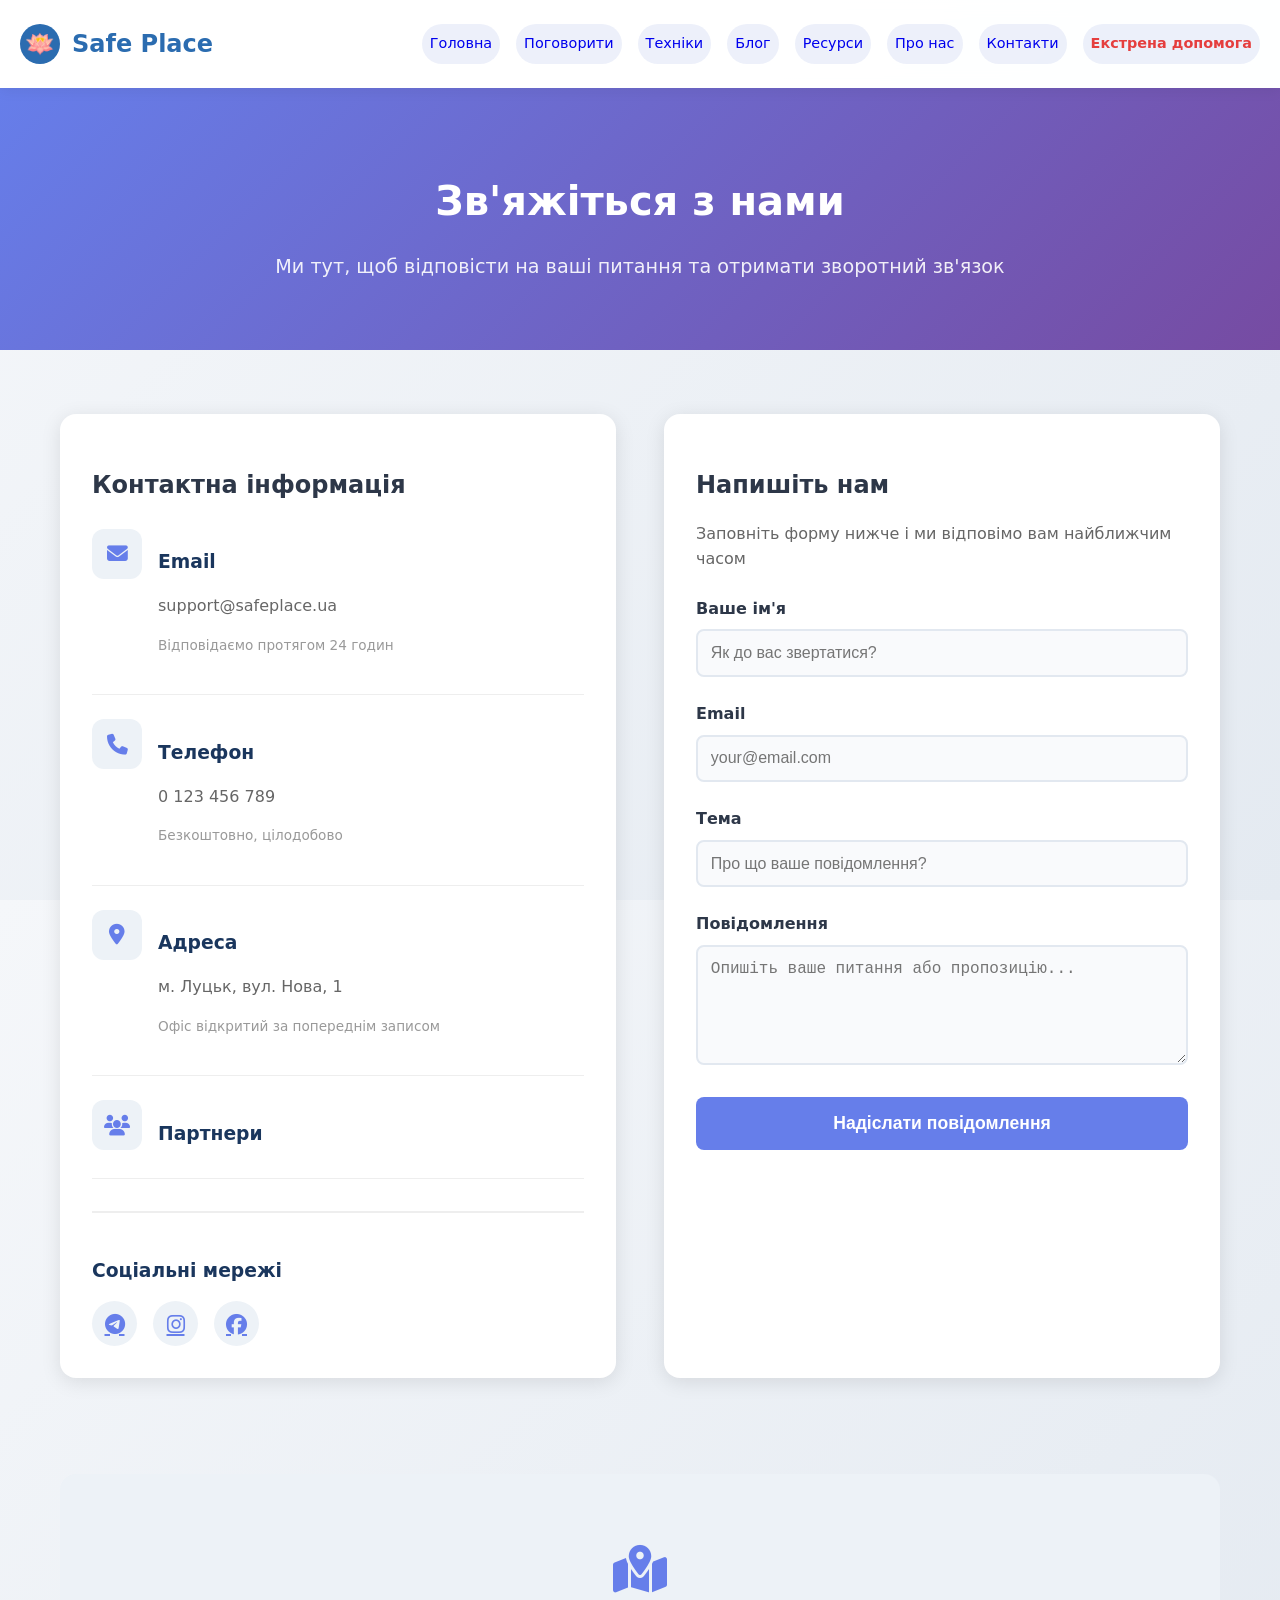
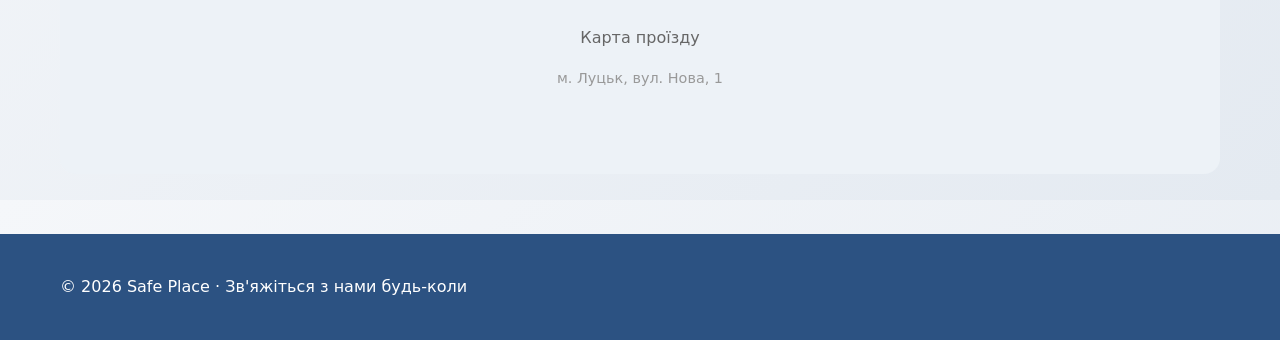
<file: contact.html>
<!DOCTYPE html>
<html lang="uk">
<head>
  <meta charset="UTF-8">
  <meta name="viewport" content="width=device-width, initial-scale=1.0">
  <!-- ВИПРАВЛЕНИЙ TITLE (без keyword stuffing) -->
  <title>Контакти Safe Place | Психологічна підтримка 24/7</title>
  <!-- РОЗШИРЕНИЙ META DESCRIPTION -->
  <meta name="description" content="Зв'яжіться з Safe Place: безкоштовна психологічна допомога цілодобово. Телефони довіри, онлайн-чат, email. Ми тут, щоб підтримати вас.">
  <!-- CANONICAL -->
  <link rel="canonical" href="https://kateryna-havryliuk.github.io/SafePlace_new_SEO/contact.html">
  
  <!-- SCHEMA.ORG: ContactPage + LocalBusiness -->
  <script type="application/ld+json">
  {
    "@context": "https://schema.org",
    "@type": "ContactPage",
    "name": "Контакти Safe Place",
    "url": "https://kateryna-havryliuk.github.io/SafePlace_new_SEO/contact.html",
    "description": "Контактна інформація для зв'язку з Safe Place"
  }
  </script>
  
  <script type="application/ld+json">
  {
    "@context": "https://schema.org",
    "@type": "LocalBusiness",
    "name": "Safe Place — Психологічна підтримка",
    "image": "https://kateryna-havryliuk.github.io/SafePlace_new_SEO/images/logo.png",
    "url": "https://kateryna-havryliuk.github.io/SafePlace_new_SEO/",
    "telephone": "+380800500225",
    "email": "support@safeplace.ua",
    "address": {
      "@type": "PostalAddress",
      "streetAddress": "вул. Нова, 1",
      "addressLocality": "Луцьк",
      "addressCountry": "UA"
    },
    "openingHoursSpecification": {
      "@type": "OpeningHoursSpecification",
      "dayOfWeek": ["Monday", "Tuesday", "Wednesday", "Thursday", "Friday", "Saturday", "Sunday"],
      "opens": "00:00",
      "closes": "23:59"
    },
    "priceRange": "Безкоштовно",
    "description": "Онлайн-платформа психологічної підтримки та самодопомоги"
  }
  </script>
  
  <!-- BreadcrumbList -->
  <script type="application/ld+json">
  {
    "@context": "https://schema.org",
    "@type": "BreadcrumbList",
    "itemListElement": [
      {
        "@type": "ListItem",
        "position": 1,
        "name": "Головна",
        "item": "https://kateryna-havryliuk.github.io/SafePlace_new_SEO/index.html"
      },
      {
        "@type": "ListItem",
        "position": 2,
        "name": "Контакти",
        "item": "https://kateryna-havryliuk.github.io/SafePlace_new_SEO/contact.html"
      }
    ]
  }
  </script>
  <link rel="alternate" hreflang="uk" href="https://kateryna-havryliuk.github.io/SafePlace_new_SEO/page.html" />
  <link rel="stylesheet" href="css/theme.css">
  <link rel="stylesheet" href="css/style.css">
  <link rel="stylesheet" href="https://cdnjs.cloudflare.com/ajax/libs/font-awesome/6.5.2/css/all.min.css">

  <style>
    .nav-links { display: flex; gap: 1rem; flex-wrap: wrap; justify-content: center; }
    .nav-links a { font-size: 0.9rem; padding: 0.5rem; white-space: nowrap; }
    
    .contact-hero { padding: 3rem 0; background: linear-gradient(135deg, #667eea 0%, #764ba2 100%); color: white; text-align: center; }
    .contact-grid { display: grid; grid-template-columns: repeat(auto-fit, minmax(300px, 1fr)); gap: 3rem; padding: 4rem 0; }
    .contact-info-card { background: white; padding: 2rem; border-radius: 16px; box-shadow: 0 4px 20px rgba(0,0,0,0.1); }
    .contact-method { display: flex; align-items: flex-start; gap: 1rem; margin-bottom: 1.5rem; padding-bottom: 1.5rem; border-bottom: 1px solid #eee; }
    .contact-method:last-child { border-bottom: none; }
    .contact-icon { width: 50px; height: 50px; background: #edf2f7; border-radius: 12px; display: flex; align-items: center; justify-content: center; color: #667eea; font-size: 1.3rem; flex-shrink: 0; }
    .contact-form-card { background: white; padding: 2rem; border-radius: 16px; box-shadow: 0 4px 20px rgba(0,0,0,0.1); }
    .form-group { margin-bottom: 1.5rem; }
    .form-group label { display: block; margin-bottom: 0.5rem; font-weight: 600; color: #2d3748; }
    .form-group input, .form-group textarea { width: 100%; padding: 0.8rem; border: 2px solid #e2e8f0; border-radius: 8px; font-size: 1rem; transition: border-color 0.3s; }
    .form-group input:focus, .form-group textarea:focus { outline: none; border-color: #667eea; }
    .form-group textarea { min-height: 120px; resize: vertical; }
    .submit-btn { width: 100%; padding: 1rem; background: #667eea; color: white; border: none; border-radius: 8px; font-size: 1.1rem; font-weight: 600; cursor: pointer; transition: background 0.3s; }
    .submit-btn:hover { background: #5a67d8; }
    .map-placeholder { height: 300px; background: #edf2f7; border-radius: 16px; display: flex; align-items: center; justify-content: center; color: #666; margin: 2rem 0; }
    
    /* Бите посилання */
    .team-link { color: #667eea; }
  </style>
</head>
<body>
  <header class="site-header">
    <div class="container header-content">
      <div class="brand">
        <div class="logo">🪷</div>
        <span>Safe Place</span>
      </div>
      <nav class="nav-links">
            <a href="index.html">Головна</a>
            <a href="chat.html">Поговорити</a>
            <a href="techniques.html">Техніки</a>
            <a href="blog.html">Блог</a>
            <a href="resources.html">Ресурси</a>
            <a href="about.html">Про нас</a>
            <a href="contact.html">Контакти</a>
            <a href="emergency.html" style="color: #e53e3e; font-weight: 600;">Екстрена допомога</a>
      </nav>
    </div>
  </header>

  <section class="contact-hero">
    <div class="container">
      <h1 style="font-size: 2.5rem; margin-bottom: 1rem;">Зв'яжіться з нами</h1>
      <p style="font-size: 1.2rem; opacity: 0.9;">Ми тут, щоб відповісти на ваші питання та отримати зворотний зв'язок</p>
    </div>
  </section>

  <section class="container">
    <div class="contact-grid">
      <div class="contact-info-card">
        <h2 style="margin-bottom: 1.5rem; color: #2d3748;">Контактна інформація</h2>
        
        <div class="contact-method">
          <div class="contact-icon"><i class="fas fa-envelope"></i></div>
          <div>
            <h3 style="margin-bottom: 0.3rem;">Email</h3>
            <p style="color: #666;">support@safeplace.ua</p>
            <p style="font-size: 0.85rem; color: #999;">Відповідаємо протягом 24 годин</p>
          </div>
        </div>

        <div class="contact-method">
          <div class="contact-icon"><i class="fas fa-phone"></i></div>
          <div>
            <h3 style="margin-bottom: 0.3rem;">Телефон</h3>
            <p style="color: #666;">0 123 456 789</p>
            <p style="font-size: 0.85rem; color: #999;">Безкоштовно, цілодобово</p>
          </div>
        </div>

        <div class="contact-method">
          <div class="contact-icon"><i class="fas fa-map-marker-alt"></i></div>
          <div>
            <h3 style="margin-bottom: 0.3rem;">Адреса</h3>
            <p style="color: #666;">м. Луцьк, вул. Нова, 1</p>
            <p style="font-size: 0.85rem; color: #999;">Офіс відкритий за попереднім записом</p>
          </div>
        </div>

        <div class="contact-method">
          <div class="contact-icon"><i class="fas fa-users"></i></div>
          <div>
            <h3 style="margin-bottom: 0.3rem;">Партнери</h3>
          </div>
        </div>

        <div style="margin-top: 2rem; padding-top: 1.5rem; border-top: 2px solid #eee;">
          <h3 style="margin-bottom: 1rem;">Соціальні мережі</h3>
          <div style="display: flex; gap: 1rem;">
            <a href="#" style="width: 45px; height: 45px; background: #edf2f7; border-radius: 50%; display: flex; align-items: center; justify-content: center; color: #667eea; font-size: 1.3rem;"><i class="fab fa-telegram"></i></a>
            <a href="#" style="width: 45px; height: 45px; background: #edf2f7; border-radius: 50%; display: flex; align-items: center; justify-content: center; color: #667eea; font-size: 1.3rem;"><i class="fab fa-instagram"></i></a>
            <a href="#" style="width: 45px; height: 45px; background: #edf2f7; border-radius: 50%; display: flex; align-items: center; justify-content: center; color: #667eea; font-size: 1.3rem;"><i class="fab fa-facebook"></i></a>
          </div>
        </div>
      </div>

      <div class="contact-form-card">
        <h2 style="margin-bottom: 0.5rem; color: #2d3748;">Напишіть нам</h2>
        <p style="color: #666; margin-bottom: 1.5rem;">Заповніть форму нижче і ми відповімо вам найближчим часом</p>
        
        <form>
          <div class="form-group">
            <label for="name">Ваше ім'я</label>
            <input type="text" id="name" placeholder="Як до вас звертатися?">
          </div>
          
          <div class="form-group">
            <label for="email">Email</label>
            <input type="email" id="email" placeholder="your@email.com">
          </div>
          
          <div class="form-group">
            <label for="subject">Тема</label>
            <input type="text" id="subject" placeholder="Про що ваше повідомлення?">
          </div>
          
          <div class="form-group">
            <label for="message">Повідомлення</label>
            <textarea id="message" placeholder="Опишіть ваше питання або пропозицію..."></textarea>
          </div>
          
          <button type="submit" class="submit-btn">Надіслати повідомлення</button>
        </form>
      </div>
    </div>

    <div class="map-placeholder">
      <div style="text-align: center;">
        <i class="fas fa-map-marked-alt" style="font-size: 3rem; color: #667eea; margin-bottom: 1rem;"></i>
        <p>Карта проїзду</p>
        <p style="font-size: 0.9rem; color: #999;">м. Луцьк, вул. Нова, 1</p>
      </div>
    </div>
  </section>

  <footer class="footer">
    <div class="container footer-content">
      <div class="footer-text">© 2026 Safe Place · Зв'яжіться з нами будь-коли</div>
    </div>
  </footer>
</body>
</html>
</file>
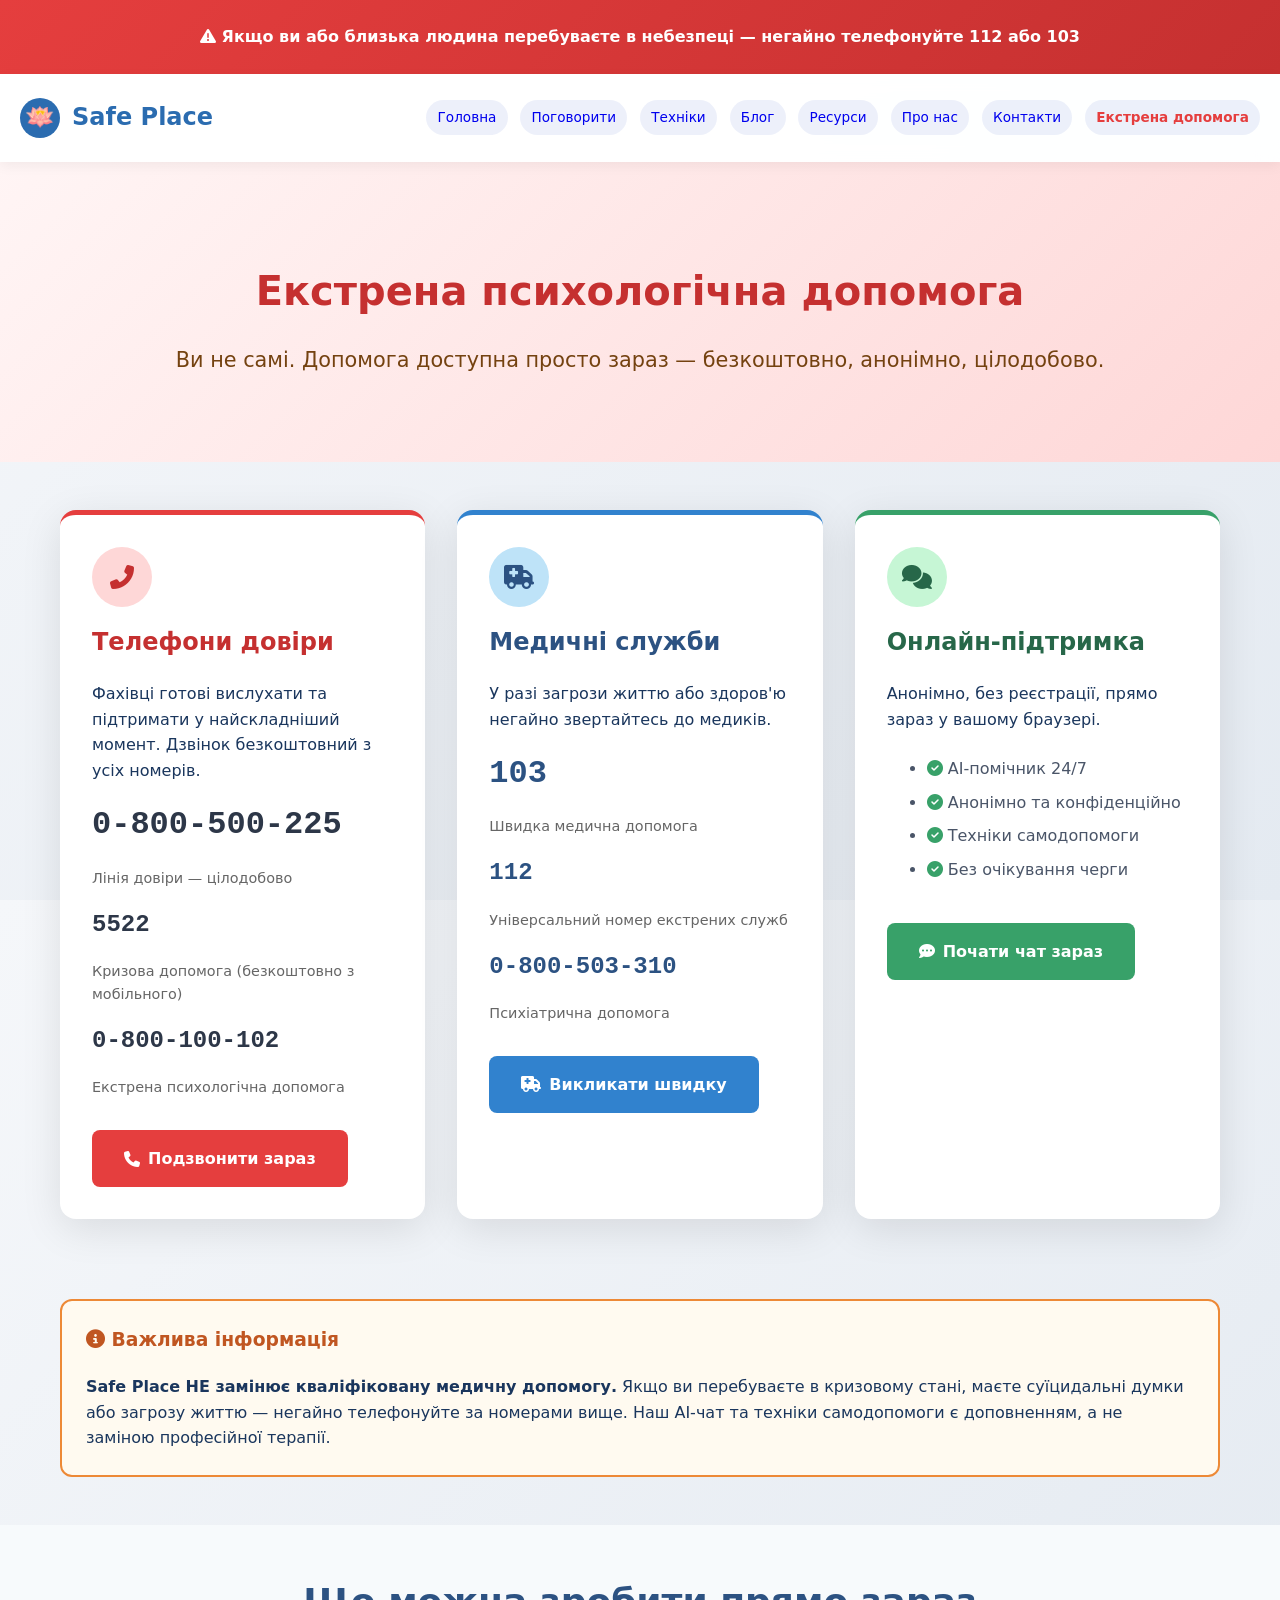
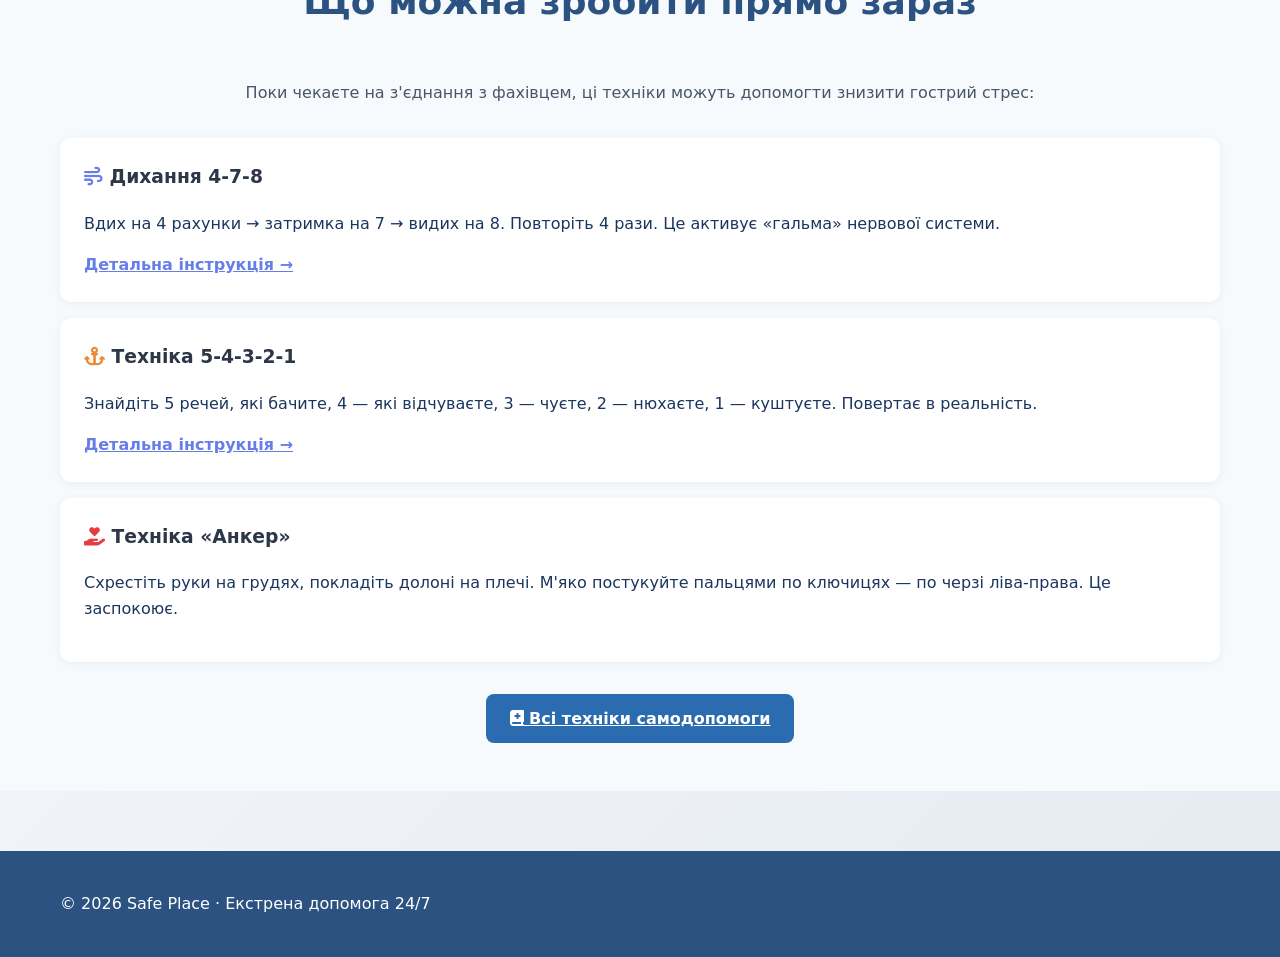
<file: emergency.html>
<!DOCTYPE html>
<html lang="uk">
<head>
  <meta charset="UTF-8">
  <meta name="viewport" content="width=device-width, initial-scale=1.0">
  
  <title>Екстрена психологічна допомога | Телефони довіри 24/7 | Safe Place</title>
  <meta name="description" content="Екстрена психологічна допомога цілодобово: телефони довіри 0-800-500-225, 5522, 0-800-100-102. Безкоштовно, анонімно, конфіденційно. Кризова підтримка зараз.">
  <link rel="alternate" hreflang="uk" href="https://kateryna-havryliuk.github.io/SafePlace_new_SEO/page.html" />
  <link rel="canonical" href="https://kateryna-havryliuk.github.io/SafePlace_new_SEO/emergency.html">
  
  <!-- Schema.org: MedicalWebPage -->
  <script type="application/ld+json">
  {
    "@context": "https://schema.org",
    "@type": "MedicalWebPage",
    "name": "Екстрена психологічна допомога",
    "description": "Контакти екстреної психологічної підтримки та кризової допомоги",
    "lastReviewed": "2025-02-15",
    "reviewedBy": {
      "@type": "Organization",
      "name": "Safe Place"
    }
  }
  </script>
  
  <!-- Schema.org: MedicalOrganization (для кожної служби) -->
  <script type="application/ld+json">
  {
    "@context": "https://schema.org",
    "@type": "MedicalOrganization",
    "name": "Лінія довіри",
    "telephone": "+380800500225",
    "url": "https://kateryna-havryliuk.github.io/SafePlace_new_SEO/emergency.html",
    "availableService": {
      "@type": "MedicalTherapy",
      "name": "Кризова психологічна консультація"
    },
    "isAccessibleForFree": true,
    "availableLanguage": "Ukrainian"
  }
  </script>
  
  <!-- Schema.org: BreadcrumbList -->
  <script type="application/ld+json">
  {
    "@context": "https://schema.org",
    "@type": "BreadcrumbList",
    "itemListElement": [
      {
        "@type": "ListItem",
        "position": 1,
        "name": "Головна",
        "item": "https://kateryna-havryliuk.github.io/SafePlace_new_SEO/index.html"
      },
      {
        "@type": "ListItem",
        "position": 2,
        "name": "Екстрена допомога",
        "item": "https://kateryna-havryliuk.github.io/SafePlace_new_SEO/emergency.html"
      }
    ]
  }
  </script>
  
  <link rel="stylesheet" href="css/theme.css">
  <link rel="stylesheet" href="css/style.css">
  <link rel="stylesheet" href="https://cdnjs.cloudflare.com/ajax/libs/font-awesome/6.5.2/css/all.min.css">
  
  <style>
    .emergency-alert { background: linear-gradient(135deg, #e53e3e 0%, #c53030 100%); color: white; padding: 1.5rem; text-align: center; font-weight: 600; }
    .emergency-hero { background: linear-gradient(135deg, #fff5f5 0%, #fed7d7 100%); padding: 4rem 0; text-align: center; }
    .emergency-hero h1 { color: #c53030; font-size: 2.5rem; margin-bottom: 1rem; }
    .emergency-grid { display: grid; grid-template-columns: repeat(auto-fit, minmax(350px, 1fr)); gap: 2rem; padding: 3rem 0; }
    .emergency-card { background: white; border-radius: 16px; padding: 2rem; box-shadow: 0 10px 40px rgba(0,0,0,0.1); border-top: 5px solid; }
    .emergency-card.critical { border-top-color: #e53e3e; }
    .emergency-card.medical { border-top-color: #3182ce; }
    .emergency-card.online { border-top-color: #38a169; }
    .emergency-icon { width: 60px; height: 60px; border-radius: 50%; display: flex; align-items: center; justify-content: center; font-size: 1.5rem; margin-bottom: 1rem; }
    .critical .emergency-icon { background: #fed7d7; color: #c53030; }
    .medical .emergency-icon { background: #bee3f8; color: #2c5282; }
    .online .emergency-icon { background: #c6f6d5; color: #276749; }
    .phone-number { font-size: 2rem; font-weight: 800; color: #2d3748; margin: 1rem 0; font-family: monospace; }
    .call-btn { display: inline-flex; align-items: center; gap: 0.5rem; padding: 1rem 2rem; border-radius: 8px; text-decoration: none; font-weight: 600; margin-top: 1rem; }
    .call-btn.critical { background: #e53e3e; color: white; }
    .call-btn.medical { background: #3182ce; color: white; }
    .call-btn.online { background: #38a169; color: white; }
    .warning-box { background: #fffaf0; border: 2px solid #ed8936; border-radius: 12px; padding: 1.5rem; margin: 2rem 0; }
    .self-help-section { background: #f7fafc; padding: 3rem 0; margin-top: 3rem; }
    .technique-mini { background: white; border-radius: 12px; padding: 1.5rem; margin: 1rem 0; box-shadow: 0 2px 10px rgba(0,0,0,0.05); }
  </style>
</head>
<body>
  <div class="emergency-alert">
    <i class="fas fa-exclamation-triangle"></i> 
    Якщо ви або близька людина перебуваєте в небезпеці — негайно телефонуйте <strong>112</strong> або <strong>103</strong>
  </div>

  <header class="site-header">
    <div class="container header-content">
      <div class="brand">
        <div class="logo">🪷</div>
        <span>Safe Place</span>
      </div>
      <nav class="nav-links">
            <a href="index.html">Головна</a>
            <a href="chat.html">Поговорити</a>
            <a href="techniques.html">Техніки</a>
            <a href="blog.html">Блог</a>
            <a href="resources.html">Ресурси</a>
            <a href="about.html">Про нас</a>
            <a href="contact.html">Контакти</a>
            <a href="emergency.html" style="color: #e53e3e; font-weight: 600;">Екстрена допомога</a>
        </nav>
    </div>
  </header>

  <section class="emergency-hero">
    <div class="container">
      <h1>Екстрена психологічна допомога</h1>
      <p style="font-size: 1.3rem; color: #744210;">Ви не самі. Допомога доступна просто зараз — безкоштовно, анонімно, цілодобово.</p>
    </div>
  </section>

  <section class="container">
    <div class="emergency-grid">
      <!-- Критична допомога -->
      <div class="emergency-card critical">
        <div class="emergency-icon">
          <i class="fas fa-phone-alt"></i>
        </div>
        <h2 style="color: #c53030; margin-top: 0;">Телефони довіри</h2>
        <p>Фахівці готові вислухати та підтримати у найскладніший момент. Дзвінок безкоштовний з усіх номерів.</p>
        
        <div class="phone-number">0-800-500-225</div>
        <p style="color: #666; font-size: 0.9rem;">Лінія довіри — цілодобово</p>
        
        <div class="phone-number" style="font-size: 1.5rem;">5522</div>
        <p style="color: #666; font-size: 0.9rem;">Кризова допомога (безкоштовно з мобільного)</p>
        
        <div class="phone-number" style="font-size: 1.5rem;">0-800-100-102</div>
        <p style="color: #666; font-size: 0.9rem;">Екстрена психологічна допомога</p>
        
        <a href="tel:0800500225" class="call-btn critical">
          <i class="fas fa-phone"></i> Подзвонити зараз
        </a>
      </div>

      <!-- Медична допомога -->
      <div class="emergency-card medical">
        <div class="emergency-icon">
          <i class="fas fa-ambulance"></i>
        </div>
        <h2 style="color: #2c5282; margin-top: 0;">Медичні служби</h2>
        <p>У разі загрози життю або здоров'ю негайно звертайтесь до медиків.</p>
        
        <div class="phone-number" style="color: #2c5282;">103</div>
        <p style="color: #666; font-size: 0.9rem;">Швидка медична допомога</p>
        
        <div class="phone-number" style="font-size: 1.5rem; color: #2c5282;">112</div>
        <p style="color: #666; font-size: 0.9rem;">Універсальний номер екстрених служб</p>
        
        <div class="phone-number" style="font-size: 1.5rem; color: #2c5282;">0-800-503-310</div>
        <p style="color: #666; font-size: 0.9rem;">Психіатрична допомога</p>
        
        <a href="tel:103" class="call-btn medical">
          <i class="fas fa-ambulance"></i> Викликати швидку
        </a>
      </div>

      <!-- Онлайн підтримка -->
      <div class="emergency-card online">
        <div class="emergency-icon">
          <i class="fas fa-comments"></i>
        </div>
        <h2 style="color: #276749; margin-top: 0;">Онлайн-підтримка</h2>
        <p>Анонімно, без реєстрації, прямо зараз у вашому браузері.</p>
        
        <ul style="text-align: left; margin: 1.5rem 0; color: #4a5568;">
          <li style="margin-bottom: 0.5rem;"><i class="fas fa-check-circle" style="color: #38a169;"></i> AI-помічник 24/7</li>
          <li style="margin-bottom: 0.5rem;"><i class="fas fa-check-circle" style="color: #38a169;"></i> Анонімно та конфіденційно</li>
          <li style="margin-bottom: 0.5rem;"><i class="fas fa-check-circle" style="color: #38a169;"></i> Техніки самодопомоги</li>
          <li><i class="fas fa-check-circle" style="color: #38a169;"></i> Без очікування черги</li>
        </ul>
        
        <a href="chat.html" class="call-btn online">
          <i class="fas fa-comment-dots"></i> Почати чат зараз
        </a>
      </div>
    </div>

    <div class="warning-box">
      <h3 style="margin-top: 0; color: #c05621;"><i class="fas fa-info-circle"></i> Важлива інформація</h3>
      <p style="margin-bottom: 0;"><strong>Safe Place НЕ замінює кваліфіковану медичну допомогу.</strong> Якщо ви перебуваєте в кризовому стані, маєте суїцидальні думки або загрозу життю — негайно телефонуйте за номерами вище. Наш AI-чат та техніки самодопомоги є доповненням, а не заміною професійної терапії.</p>
    </div>
  </section>

  <section class="self-help-section">
    <div class="container">
      <h2 class="section-title" style="text-align: center;">Що можна зробити прямо зараз</h2>
      <p style="text-align: center; color: #4a5568; margin-bottom: 2rem;">Поки чекаєте на з'єднання з фахівцем, ці техніки можуть допомогти знизити гострий стрес:</p>
      
      <div class="technique-mini">
        <h3 style="color: #2d3748; margin-top: 0;"><i class="fas fa-wind" style="color: #667eea;"></i> Дихання 4-7-8</h3>
        <p>Вдих на 4 рахунки → затримка на 7 → видих на 8. Повторіть 4 рази. Це активує «гальма» нервової системи.</p>
        <a href="techniques.html#breathing" style="color: #667eea; font-weight: 600;">Детальна інструкція →</a>
      </div>
      
      <div class="technique-mini">
        <h3 style="color: #2d3748; margin-top: 0;"><i class="fas fa-anchor" style="color: #ed8936;"></i> Техніка 5-4-3-2-1</h3>
        <p>Знайдіть 5 речей, які бачите, 4 — які відчуваєте, 3 — чуєте, 2 — нюхаєте, 1 — куштуєте. Повертає в реальність.</p>
        <a href="techniques.html#grounding" style="color: #667eea; font-weight: 600;">Детальна інструкція →</a>
      </div>
      
      <div class="technique-mini">
        <h3 style="color: #2d3748; margin-top: 0;"><i class="fas fa-hand-holding-heart" style="color: #e53e3e;"></i> Техніка «Анкер»</h3>
        <p>Схрестіть руки на грудях, покладіть долоні на плечі. М'яко постукуйте пальцями по ключицях — по черзі ліва-права. Це заспокоює.</p>
      </div>
      
      <div style="text-align: center; margin-top: 2rem;">
        <a href="techniques.html" class="btn-primary" style="display: inline-block;">
          <i class="fas fa-book-medical"></i> Всі техніки самодопомоги
        </a>
      </div>
    </div>
  </section>

  <footer class="footer">
    <div class="container footer-content">
      <div class="footer-text">© 2026 Safe Place · Екстрена допомога 24/7</div>
    </div>
  </footer>
</body>
</html>
</file>
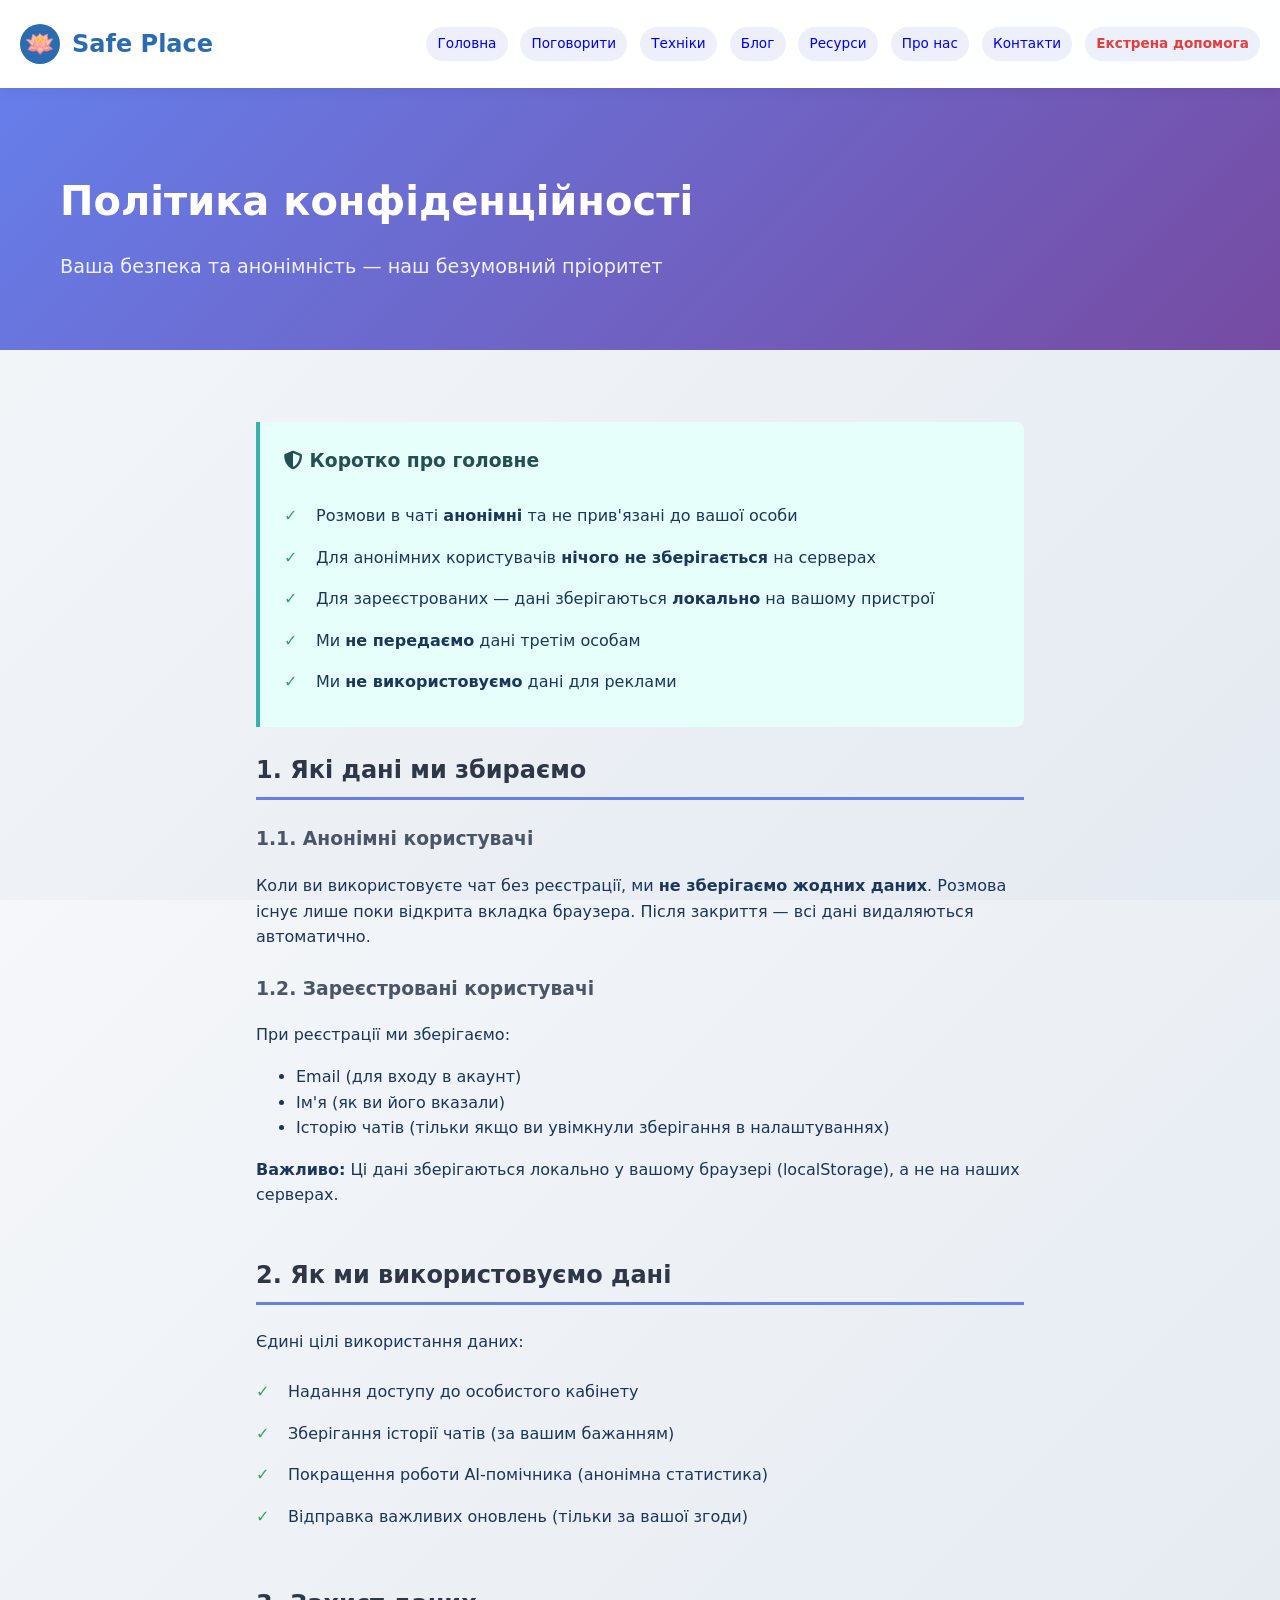
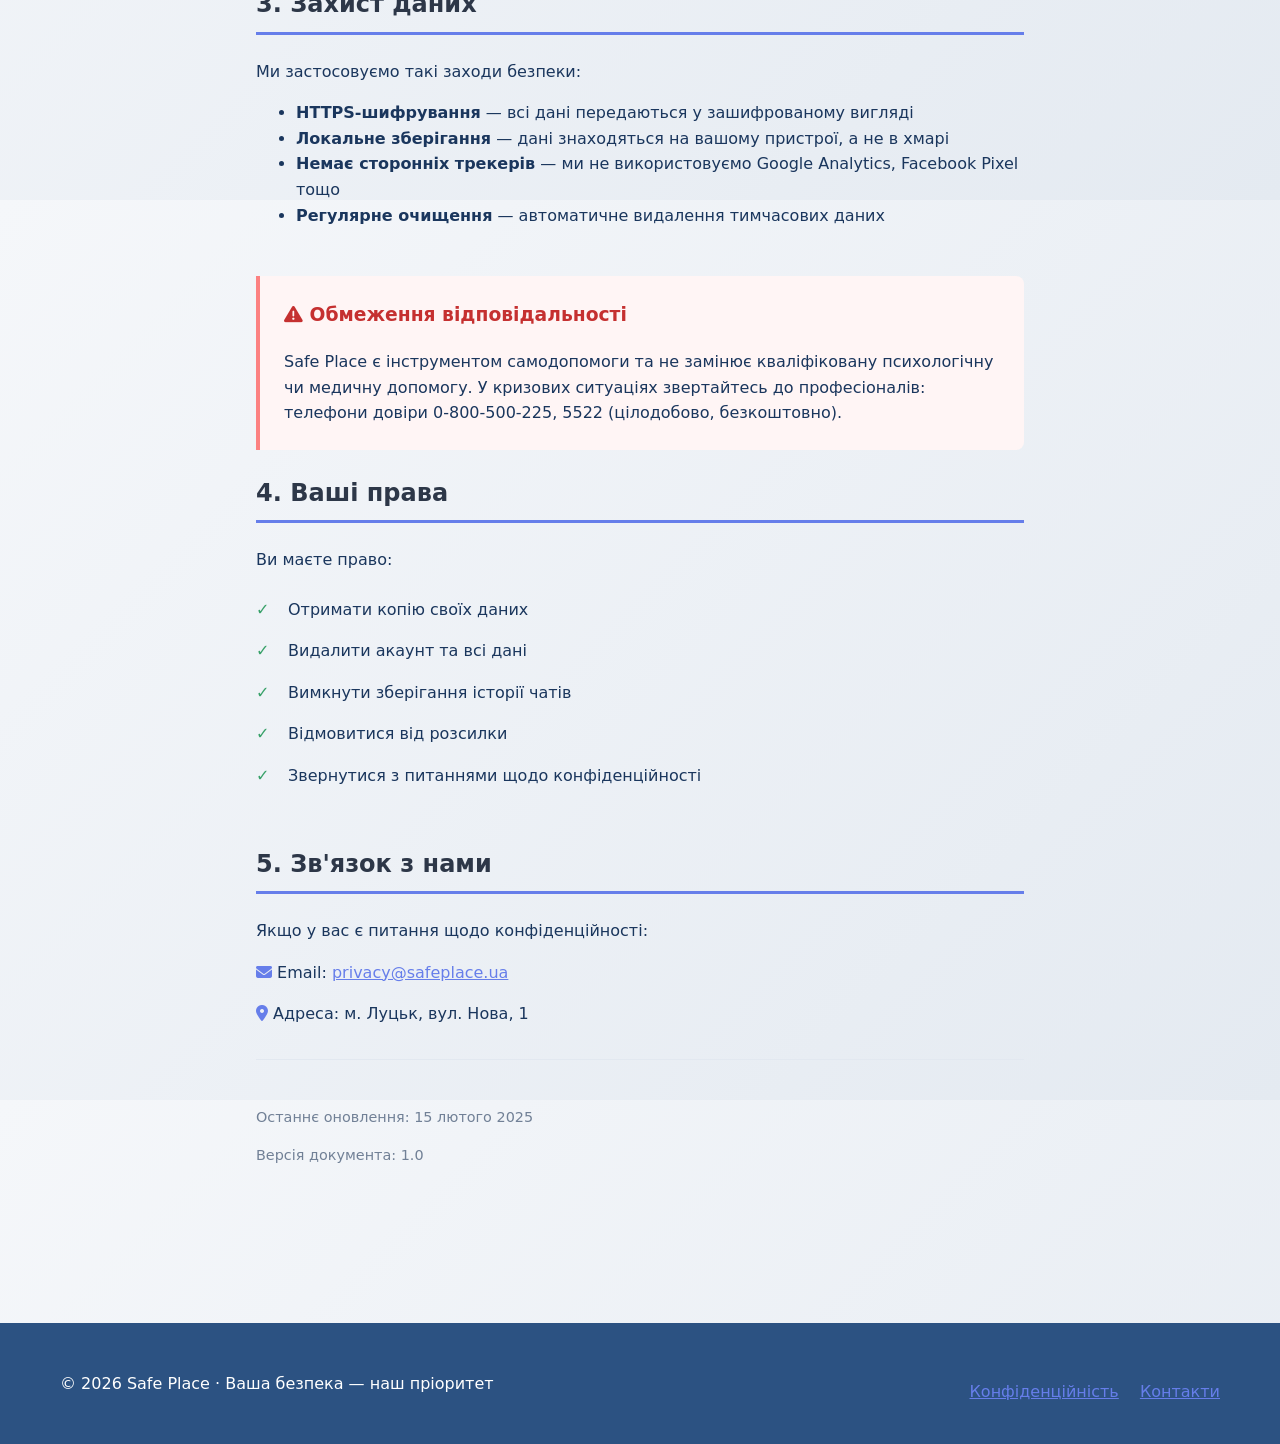
<file: privacy.html>
<!DOCTYPE html>
<html lang="uk">
<head>
  <meta charset="UTF-8">
  <meta name="viewport" content="width=device-width, initial-scale=1.0">
  <title>Політика конфіденційності | Захист ваших даних | Safe Place</title>
  <meta name="description" content="Політика конфіденційності Safe Place: як ми зберігаємо ваші дані, анонімність розмов, шифрування, права користувачів. Ваша безпека — наш пріоритет.">
  
  <link rel="canonical" href="https://kateryna-havryliuk.github.io/SafePlace_new_SEO/privacy.html">
  <link rel="alternate" hreflang="uk" href="https://kateryna-havryliuk.github.io/SafePlace_new_SEO/page.html" />
  <!-- Schema.org: WebPage -->
  <script type="application/ld+json">
  {
    "@context": "https://schema.org",
    "@type": "WebPage",
    "name": "Політика конфіденційності Safe Place",
    "description": "Інформація про захист персональних даних та конфіденційність",
    "lastReviewed": "2025-02-15"
  }
  </script>
  
  <!-- BreadcrumbList -->
  <script type="application/ld+json">
  {
    "@context": "https://schema.org",
    "@type": "BreadcrumbList",
    "itemListElement": [
      {
        "@type": "ListItem",
        "position": 1,
        "name": "Головна",
        "item": "https://kateryna-havryliuk.github.io/SafePlace_new_SEO/index.html"
      },
      {
        "@type": "ListItem",
        "position": 2,
        "name": "Конфіденційність",
        "item": "https://kateryna-havryliuk.github.io/SafePlace_new_SEO/privacy.html"
      }
    ]
  }
  </script>
  
  <link rel="stylesheet" href="css/theme.css">
  <link rel="stylesheet" href="css/style.css">
  <link rel="stylesheet" href="https://cdnjs.cloudflare.com/ajax/libs/font-awesome/6.5.2/css/all.min.css">
  
  <style>
    .privacy-hero { padding: 3rem 0; background: linear-gradient(135deg, #667eea 0%, #764ba2 100%); color: white; }
    .privacy-content { max-width: 800px; margin: 0 auto; padding: 3rem 1rem; }
    .privacy-section { margin-bottom: 3rem; }
    .privacy-section h2 { color: #2d3748; border-bottom: 3px solid #667eea; padding-bottom: 0.5rem; margin-bottom: 1.5rem; }
    .privacy-section h3 { color: #4a5568; margin-top: 1.5rem; }
    .highlight-box { background: #e6fffa; border-left: 4px solid #38b2ac; padding: 1.5rem; margin: 1.5rem 0; border-radius: 0 8px 8px 0; }
    .warning-box { background: #fff5f5; border-left: 4px solid #fc8181; padding: 1.5rem; margin: 1.5rem 0; border-radius: 0 8px 8px 0; }
    .check-list { list-style: none; padding: 0; }
    .check-list li { padding: 0.5rem 0; padding-left: 2rem; position: relative; }
    .check-list li::before { content: "✓"; position: absolute; left: 0; color: #38a169; font-weight: bold; }
  </style>
</head>
<body>
  <header class="site-header">
    <div class="container header-content">
      <div class="brand">
        <div class="logo">🪷</div>
        <span>Safe Place</span>
      </div>
      <nav class="nav-links">
            <a href="index.html">Головна</a>
            <a href="chat.html">Поговорити</a>
            <a href="techniques.html">Техніки</a>
            <a href="blog.html">Блог</a>
            <a href="resources.html">Ресурси</a>
            <a href="about.html">Про нас</a>
            <a href="contact.html">Контакти</a>
            <a href="emergency.html" style="color: #e53e3e; font-weight: 600;">Екстрена допомога</a>
      </nav>
    </div>
  </header>

  <section class="privacy-hero">
    <div class="container">
      <h1 style="font-size: 2.5rem; margin-bottom: 1rem;">Політика конфіденційності</h1>
      <p style="font-size: 1.2rem; opacity: 0.9;">Ваша безпека та анонімність — наш безумовний пріоритет</p>
    </div>
  </section>

  <article class="privacy-content">
    <div class="highlight-box">
      <h3 style="margin-top: 0; color: #234e52;"><i class="fas fa-shield-alt"></i> Коротко про головне</h3>
      <ul class="check-list" style="margin-bottom: 0;">
        <li>Розмови в чаті <strong>анонімні</strong> та не прив'язані до вашої особи</li>
        <li>Для анонімних користувачів <strong>нічого не зберігається</strong> на серверах</li>
        <li>Для зареєстрованих — дані зберігаються <strong>локально</strong> на вашому пристрої</li>
        <li>Ми <strong>не передаємо</strong> дані третім особам</li>
        <li>Ми <strong>не використовуємо</strong> дані для реклами</li>
      </ul>
    </div>

    <div class="privacy-section">
      <h2>1. Які дані ми збираємо</h2>
      
      <h3>1.1. Анонімні користувачі</h3>
      <p>Коли ви використовуєте чат без реєстрації, ми <strong>не зберігаємо жодних даних</strong>. Розмова існує лише поки відкрита вкладка браузера. Після закриття — всі дані видаляються автоматично.</p>
      
      <h3>1.2. Зареєстровані користувачі</h3>
      <p>При реєстрації ми зберігаємо:</p>
      <ul>
        <li>Email (для входу в акаунт)</li>
        <li>Ім'я (як ви його вказали)</li>
        <li>Історію чатів (тільки якщо ви увімкнули зберігання в налаштуваннях)</li>
      </ul>
      <p><strong>Важливо:</strong> Ці дані зберігаються локально у вашому браузері (localStorage), а не на наших серверах.</p>
    </div>

    <div class="privacy-section">
      <h2>2. Як ми використовуємо дані</h2>
      <p>Єдині цілі використання даних:</p>
      <ul class="check-list">
        <li>Надання доступу до особистого кабінету</li>
        <li>Зберігання історії чатів (за вашим бажанням)</li>
        <li>Покращення роботи AI-помічника (анонімна статистика)</li>
        <li>Відправка важливих оновлень (тільки за вашої згоди)</li>
      </ul>
    </div>

    <div class="privacy-section">
      <h2>3. Захист даних</h2>
      <p>Ми застосовуємо такі заходи безпеки:</p>
      <ul>
        <li><strong>HTTPS-шифрування</strong> — всі дані передаються у зашифрованому вигляді</li>
        <li><strong>Локальне зберігання</strong> — дані знаходяться на вашому пристрої, а не в хмарі</li>
        <li><strong>Немає сторонніх трекерів</strong> — ми не використовуємо Google Analytics, Facebook Pixel тощо</li>
        <li><strong>Регулярне очищення</strong> — автоматичне видалення тимчасових даних</li>
      </ul>
    </div>

    <div class="warning-box">
      <h3 style="margin-top: 0; color: #c53030;"><i class="fas fa-exclamation-triangle"></i> Обмеження відповідальності</h3>
      <p style="margin-bottom: 0;">Safe Place є інструментом самодопомоги та не замінює кваліфіковану психологічну чи медичну допомогу. У кризових ситуаціях звертайтесь до професіоналів: телефони довіри 0-800-500-225, 5522 (цілодобово, безкоштовно).</p>
    </div>

    <div class="privacy-section">
      <h2>4. Ваші права</h2>
      <p>Ви маєте право:</p>
      <ul class="check-list">
        <li>Отримати копію своїх даних</li>
        <li>Видалити акаунт та всі дані</li>
        <li>Вимкнути зберігання історії чатів</li>
        <li>Відмовитися від розсилки</li>
        <li>Звернутися з питаннями щодо конфіденційності</li>
      </ul>
    </div>

    <div class="privacy-section">
      <h2>5. Зв'язок з нами</h2>
      <p>Якщо у вас є питання щодо конфіденційності:</p>
      <p><i class="fas fa-envelope" style="color: #667eea;"></i> Email: <a href="mailto:privacy@safeplace.ua" style="color: #667eea;">privacy@safeplace.ua</a></p>
      <p><i class="fas fa-map-marker-alt" style="color: #667eea;"></i> Адреса: м. Луцьк, вул. Нова, 1</p>
      
      <div style="margin-top: 2rem; padding-top: 2rem; border-top: 1px solid #e2e8f0; color: #718096; font-size: 0.9rem;">
        <p>Останнє оновлення: 15 лютого 2025</p>
        <p>Версія документа: 1.0</p>
      </div>
    </div>
  </article>

  <footer class="footer">
    <div class="container footer-content">
      <div class="footer-text">© 2026 Safe Place · Ваша безпека — наш пріоритет</div>
      <div style="margin-top: 1rem;">
        <a href="privacy.html" style="color: #667eea; margin-right: 1rem;">Конфіденційність</a>
        <a href="contact.html" style="color: #667eea;">Контакти</a>
      </div>
    </div>
  </footer>
</body>
</html>
</file>
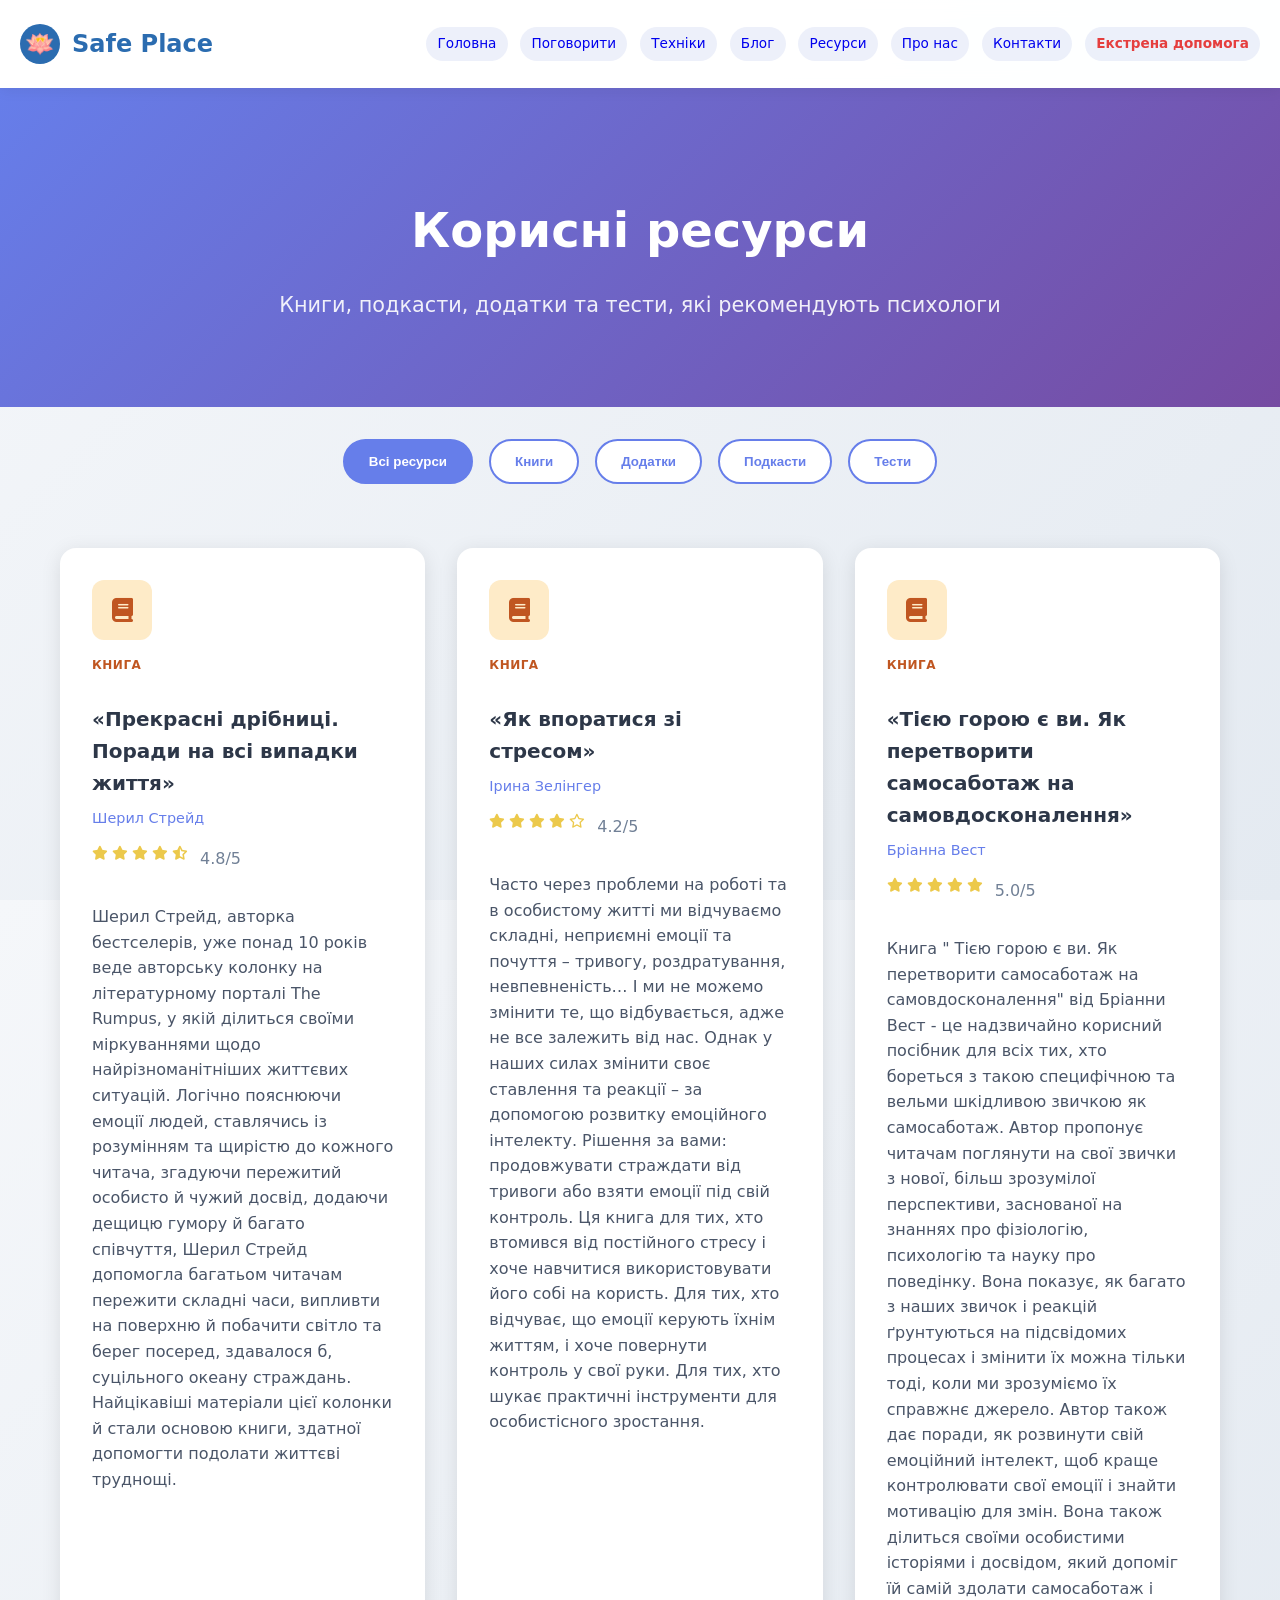
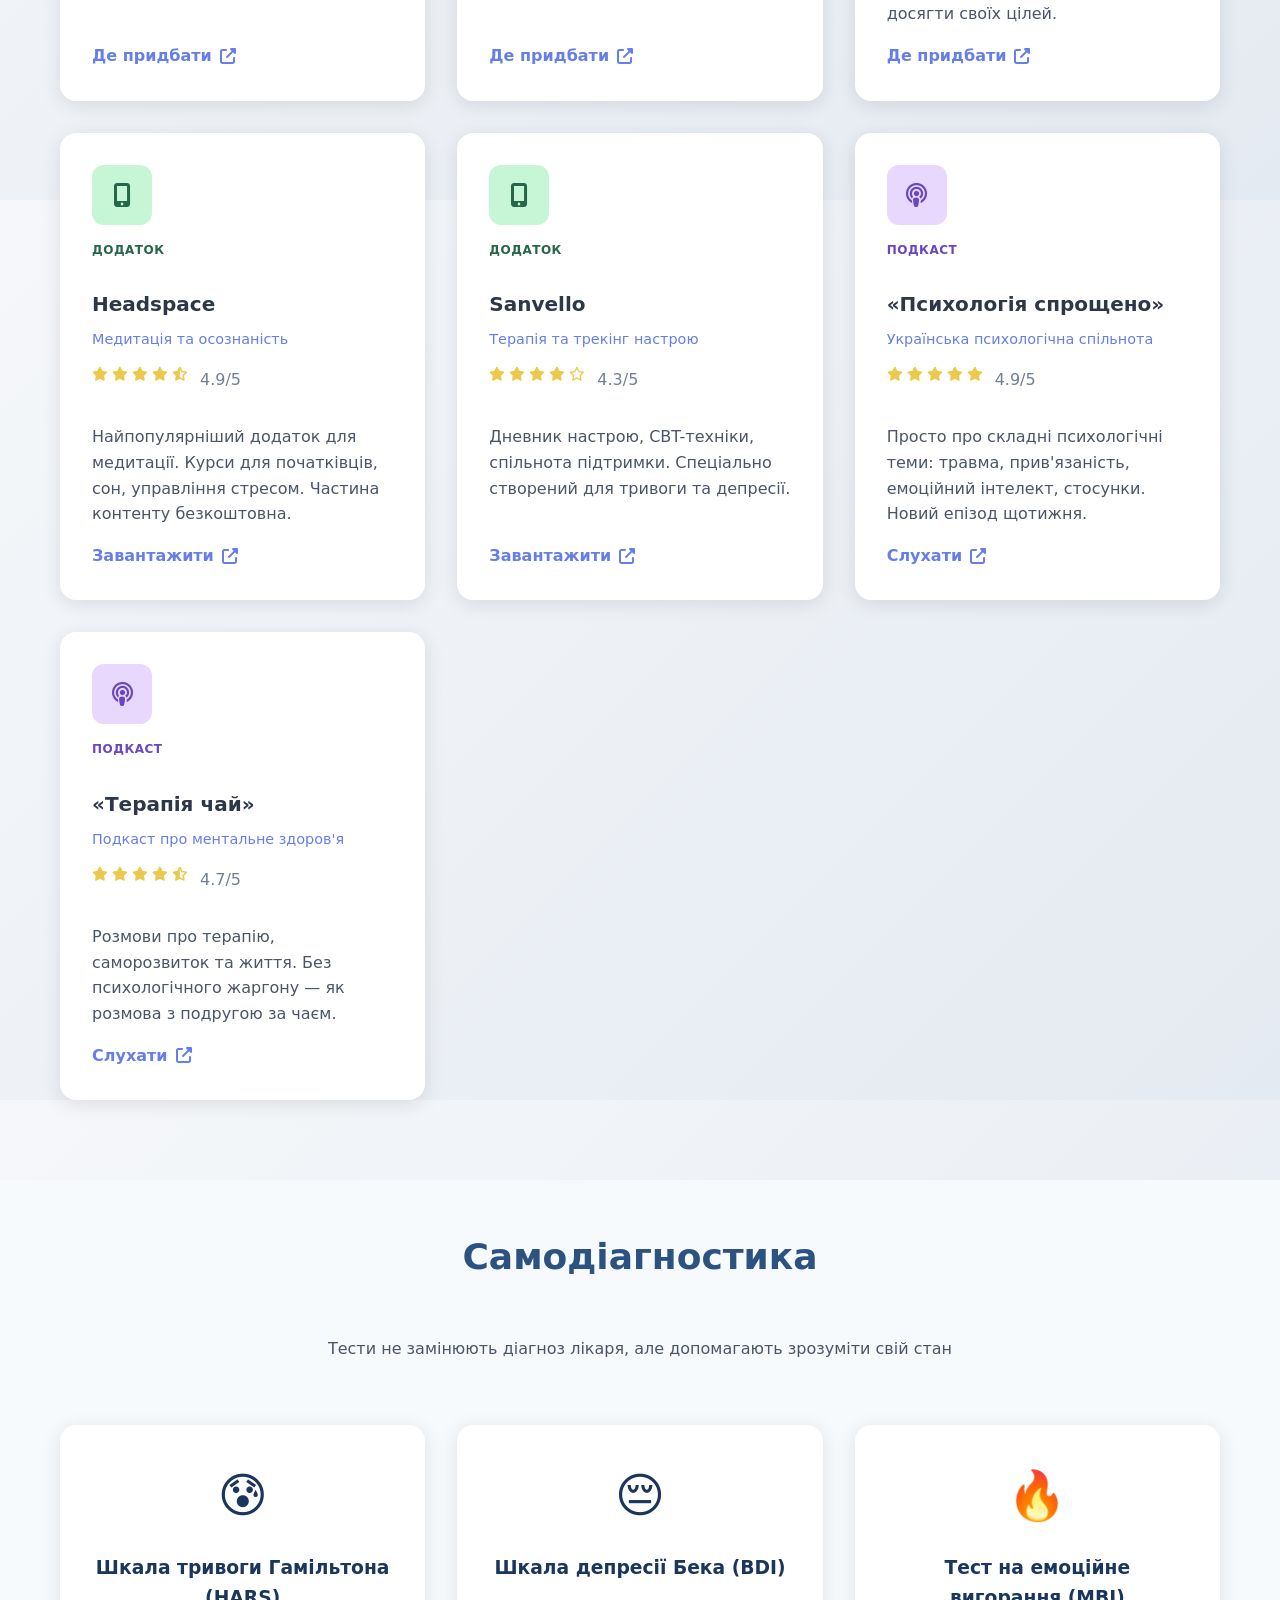
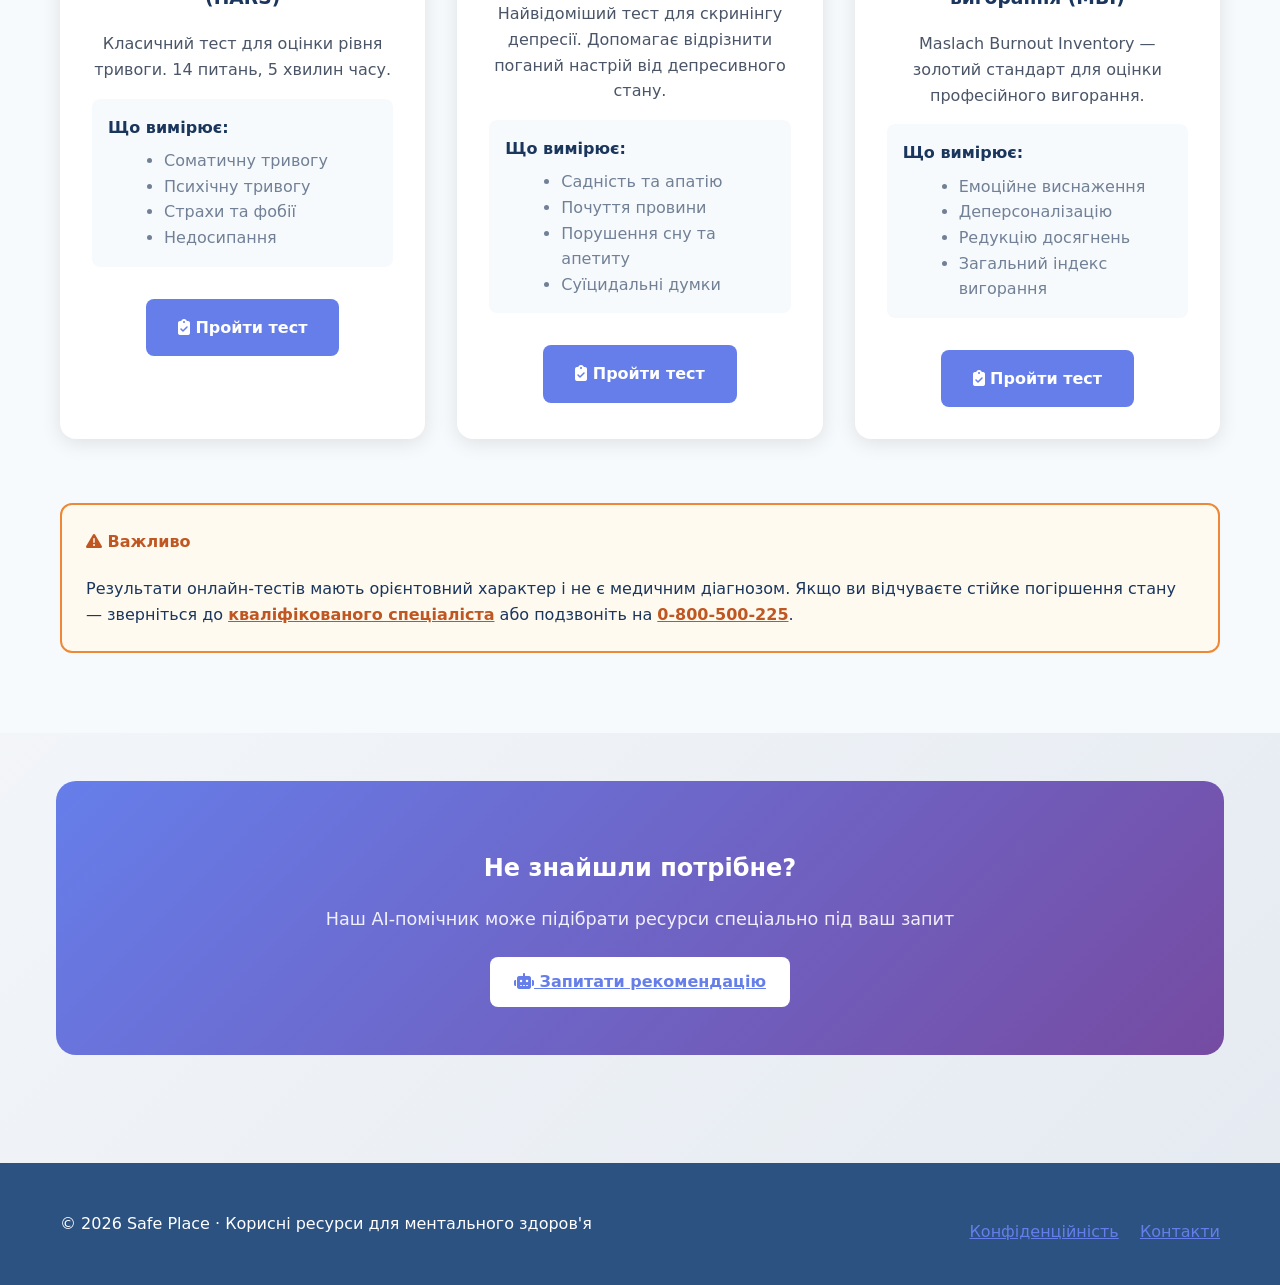
<file: resources.html>
<!DOCTYPE html>
<html lang="uk">
<head>
  <meta charset="UTF-8">
  <meta name="viewport" content="width=device-width, initial-scale=1.0">
  
  <title>Корисні ресурси | Книги, подкасти, додатки для ментального здоров'я | Safe Place</title>
  <meta name="description" content="Підбірка перевірених ресурсів: книги з психології, подкасти про ментальне здоров'я, корисні додатки, тести на тривогу та депресію. Рекомендації експертів Safe Place.">
  
  <link rel="canonical" href="https://kateryna-havryliuk.github.io/SafePlace_new_SEO/resources.html">
  
  <!-- Schema.org: ItemList (список ресурсів) + Book + CreativeWork -->
  <script type="application/ld+json">
  {
    "@context": "https://schema.org",
    "@type": "ItemList",
    "name": "Корисні ресурси для ментального здоров'я",
    "itemListElement": [
      {
        "@type": "ListItem",
        "position": 1,
        "item": {
          "@type": "Book",
          "name": "Дар Бороновська. «Вигорання»",
          "author": {
            "@type": "Person",
            "name": "Дар Бороновська"
          },
          "description": "Як розпізнати, запобігти та подолати емоційне вигорання"
        }
      },
      {
        "@type": "ListItem",
        "position": 2,
        "item": {
          "@type": "Book",
          "name": "Марк Менсон. «Тонке мистецтво пофігізму»",
          "author": {
            "@type": "Person",
            "name": "Марк Менсон"
          },
          "description": "Парадоксальний шлях до щасливого життя"
        }
      },
      {
        "@type": "ListItem",
        "position": 3,
        "item": {
          "@type": "CreativeWork",
          "name": "Подкаст «Психологія спрощено»",
          "creator": {
            "@type": "Organization",
            "name": "Українська психологічна спільнота"
          },
          "genre": "Podcast",
          "description": "Просто про складні психологічні теми"
        }
      }
    ]
  }
  </script>
  
  <!-- Schema.org: WebPage -->
  <script type="application/ld+json">
  {
    "@context": "https://schema.org",
    "@type": "WebPage",
    "name": "Корисні ресурси Safe Place",
    "description": "Підбірка книг, подкастів, додатків та тестів для ментального здоров'я"
  }
  </script>
  
  <!-- BreadcrumbList -->
  <script type="application/ld+json">
  {
    "@context": "https://schema.org",
    "@type": "BreadcrumbList",
    "itemListElement": [
      {
        "@type": "ListItem",
        "position": 1,
        "name": "Головна",
        "item": "https://kateryna-havryliuk.github.io/SafePlace_new_SEO/index.html"
      },
      {
        "@type": "ListItem",
        "position": 2,
        "name": "Корисні ресурси",
        "item": "https://kateryna-havryliuk.github.io/SafePlace_new_SEO/resources.html"
      }
    ]
  }
  </script>
  <link rel="alternate" hreflang="uk" href="https://kateryna-havryliuk.github.io/SafePlace_new_SEO/page.html" />
  <link rel="stylesheet" href="css/theme.css">
  <link rel="stylesheet" href="css/style.css">
  <link rel="stylesheet" href="https://cdnjs.cloudflare.com/ajax/libs/font-awesome/6.5.2/css/all.min.css">
  
  <style>
    .resources-hero { padding: 4rem 0; background: linear-gradient(135deg, #667eea 0%, #764ba2 100%); color: white; text-align: center; }
    .resources-tabs { display: flex; justify-content: center; gap: 1rem; margin: 2rem 0; flex-wrap: wrap; }
    .tab-btn { padding: 0.8rem 1.5rem; border-radius: 25px; background: white; color: #667eea; border: 2px solid #667eea; cursor: pointer; font-weight: 600; transition: all 0.3s; }
    .tab-btn:hover, .tab-btn.active { background: #667eea; color: white; }
    .resources-grid { display: grid; grid-template-columns: repeat(auto-fit, minmax(300px, 1fr)); gap: 2rem; padding: 2rem 0; }
    .resource-card { background: white; border-radius: 16px; padding: 2rem; box-shadow: 0 4px 20px rgba(0,0,0,0.1); transition: transform 0.3s; display: flex; flex-direction: column; }
    .resource-card:hover { transform: translateY(-5px); }
    .resource-icon { width: 60px; height: 60px; border-radius: 12px; display: flex; align-items: center; justify-content: center; font-size: 1.5rem; margin-bottom: 1rem; }
    .resource-card.book .resource-icon { background: #feebc8; color: #c05621; }
    .resource-card.app .resource-icon { background: #c6f6d5; color: #276749; }
    .resource-card.podcast .resource-icon { background: #e9d8fd; color: #6b46c1; }
    .resource-card.test .resource-icon { background: #bee3f8; color: #2c5282; }
    .resource-type { font-size: 0.75rem; text-transform: uppercase; letter-spacing: 0.5px; font-weight: 700; margin-bottom: 0.5rem; }
    .resource-card.book .resource-type { color: #c05621; }
    .resource-card.app .resource-type { color: #276749; }
    .resource-card.podcast .resource-type { color: #6b46c1; }
    .resource-card.test .resource-type { color: #2c5282; }
    .resource-title { font-size: 1.25rem; font-weight: 700; color: #2d3748; margin-bottom: 0.5rem; }
    .resource-author { color: #667eea; font-size: 0.9rem; margin-bottom: 1rem; }
    .resource-desc { color: #4a5568; line-height: 1.6; flex-grow: 1; margin-bottom: 1rem; }
    .resource-link { display: inline-flex; align-items: center; gap: 0.5rem; color: #667eea; font-weight: 600; text-decoration: none; }
    .resource-link:hover { color: #764ba2; }
    .rating { display: flex; gap: 0.25rem; margin-bottom: 1rem; }
    .rating i { color: #ecc94b; font-size: 0.875rem; }
    .test-section { background: #f7fafc; padding: 3rem 0; margin-top: 3rem; }
    .test-card { background: white; border-radius: 16px; padding: 2rem; text-align: center; box-shadow: 0 4px 20px rgba(0,0,0,0.1); }
    .test-btn { display: inline-block; margin-top: 1rem; padding: 1rem 2rem; background: #667eea; color: white; border-radius: 8px; text-decoration: none; font-weight: 600; }
    .disclaimer { background: #fffaf0; border: 2px solid #ed8936; border-radius: 12px; padding: 1.5rem; margin: 2rem 0; }
  </style>
</head>
<body>
  <header class="site-header">
    <div class="container header-content">
      <div class="brand">
        <div class="logo">🪷</div>
        <span>Safe Place</span>
      </div>
      <nav class="nav-links">
            <a href="index.html">Головна</a>
            <a href="chat.html">Поговорити</a>
            <a href="techniques.html">Техніки</a>
            <a href="blog.html">Блог</a>
            <a href="resources.html">Ресурси</a>
            <a href="about.html">Про нас</a>
            <a href="contact.html">Контакти</a>
            <a href="emergency.html" style="color: #e53e3e; font-weight: 600;">Екстрена допомога</a>
        </nav>
    </div>
  </header>

  <section class="resources-hero">
    <div class="container">
      <h1 style="font-size: 3rem; margin-bottom: 1rem;">Корисні ресурси</h1>
      <p style="font-size: 1.3rem; opacity: 0.9;">Книги, подкасти, додатки та тести, які рекомендують психологи</p>
    </div>
  </section>

  <section class="container">
    <div class="resources-tabs">
      <button class="tab-btn active" data-tab="all">Всі ресурси</button>
      <button class="tab-btn" data-tab="books">Книги</button>
      <button class="tab-btn" data-tab="apps">Додатки</button>
      <button class="tab-btn" data-tab="podcasts">Подкасти</button>
      <button class="tab-btn" data-tab="tests">Тести</button>
    </div>

    <div class="resources-grid">
      <!-- Книга 1 -->
      <div class="resource-card book" data-category="books">
        <div class="resource-icon">
          <i class="fas fa-book"></i>
        </div>
        <div class="resource-type">Книга</div>
        <h3 class="resource-title">«Прекрасні дрібниці. Поради на всі випадки життя»</h3>
        <div class="resource-author">Шерил Стрейд</div>
        <div class="rating">
          <i class="fas fa-star"></i>
          <i class="fas fa-star"></i>
          <i class="fas fa-star"></i>
          <i class="fas fa-star"></i>
          <i class="fas fa-star-half-alt"></i>
          <span style="color: #718096; margin-left: 0.5rem;">4.8/5</span>
        </div>
        <p class="resource-desc">
          Шерил Стрейд, авторка бестселерів, уже понад 10 років веде авторську колонку на літературному порталі The Rumpus, у якій ділиться своїми міркуваннями щодо найрізноманітніших життєвих ситуацій. Логічно пояснюючи емоції людей, ставлячись із розумінням та щирістю до кожного читача, згадуючи пережитий особисто й чужий досвід, додаючи дещицю гумору й багато співчуття, Шерил Стрейд допомогла багатьом читачам пережити складні часи, випливти на поверхню й побачити світло та берег посеред, здавалося б, суцільного океану страждань. Найцікавіші матеріали цієї колонки й стали основою книги, здатної допомогти подолати життєві труднощі.
        </p>
        <a href="https://book-ye.com.ua/nehudozhnja-literatura/gumanitarni-nauki/psykholohiya/prekrasni-dribnici-poradi-na-vsi-vipadki-zhittja/" target="_blank" rel="noopener" class="resource-link">
          Де придбати <i class="fas fa-external-link-alt"></i>
        </a>
      </div>

      <!-- Книга 2 -->
      <div class="resource-card book" data-category="books">
        <div class="resource-icon">
          <i class="fas fa-book"></i>
        </div>
        <div class="resource-type">Книга</div>
        <h3 class="resource-title">«Як впоратися зі стресом»</h3>
        <div class="resource-author">Ірина Зелінгер</div>
        <div class="rating">
          <i class="fas fa-star"></i>
          <i class="fas fa-star"></i>
          <i class="fas fa-star"></i>
          <i class="fas fa-star"></i>
          <i class="far fa-star"></i>
          <span style="color: #718096; margin-left: 0.5rem;">4.2/5</span>
        </div>
        <p class="resource-desc">
          Часто через проблеми на роботі та в особистому житті ми відчуваємо складні, неприємні емоції та почуття – тривогу, роздратування, невпевненість… І ми не можемо змінити те, що відбувається, адже не все залежить від нас. Однак у наших силах змінити своє ставлення та реакції – за допомогою розвитку емоційного інтелекту.
Рішення за вами: продовжувати страждати від тривоги або взяти емоції під свій контроль.
Ця книга для тих, хто втомився від постійного стресу і хоче навчитися використовувати його собі на користь.
Для тих, хто відчуває, що емоції керують їхнім життям, і хоче повернути контроль у свої руки.
Для тих, хто шукає практичні інструменти для особистісного зростання.
        </p>
        <a href="https://book-ye.com.ua/nehudozhnja-literatura/gumanitarni-nauki/psykholohiya/jak-vporatisja-zi-stresom/" target="_blank" rel="noopener" class="resource-link">
          Де придбати <i class="fas fa-external-link-alt"></i>
        </a>
      </div>

      <!-- Книга 3 -->
      <div class="resource-card book" data-category="books">
        <div class="resource-icon">
          <i class="fas fa-book"></i>
        </div>
        <div class="resource-type">Книга</div>
        <h3 class="resource-title">«Тією горою є ви. Як перетворити самосаботаж на самовдосконалення»</h3>
        <div class="resource-author">Бріанна Вест</div>
        <div class="rating">
          <i class="fas fa-star"></i>
          <i class="fas fa-star"></i>
          <i class="fas fa-star"></i>
          <i class="fas fa-star"></i>
          <i class="fas fa-star"></i>
          <span style="color: #718096; margin-left: 0.5rem;">5.0/5</span>
        </div>
        <p class="resource-desc">
          Книга " Тією горою є ви. Як перетворити самосаботаж на самовдосконалення" від Бріанни Вест - це надзвичайно корисний посібник для всіх тих, хто бореться з такою специфічною та вельми шкідливою звичкою як самосаботаж. Автор пропонує читачам поглянути на свої звички з нової, більш зрозумілої перспективи, заснованої на знаннях про фізіологію, психологію та науку про поведінку. Вона показує, як багато з наших звичок і реакцій ґрунтуються на підсвідомих процесах і змінити їх можна тільки тоді, коли ми зрозуміємо їх справжнє джерело.
Автор також дає поради, як розвинути свій емоційний інтелект, щоб краще контролювати свої емоції і знайти мотивацію для змін. Вона також ділиться своїми особистими історіями і досвідом, який допоміг їй самій здолати самосаботаж і досягти своїх цілей.
        </p>
        <a href="https://book-ye.com.ua/nehudozhnja-literatura/gumanitarni-nauki/psykholohiya/tiyeyu-horoyu-ye-vy-yak-peretvoryty-samosabotazh-na-samovdoskonalennya/?sc_content=35409_r2730v3295" target="_blank" rel="noopener" class="resource-link">
          Де придбати <i class="fas fa-external-link-alt"></i>
        </a>
      </div>

      <!-- Додаток 1 -->
      <div class="resource-card app" data-category="apps">
        <div class="resource-icon">
          <i class="fas fa-mobile-alt"></i>
        </div>
        <div class="resource-type">Додаток</div>
        <h3 class="resource-title">Headspace</h3>
        <div class="resource-author">Медитація та осознаність</div>
        <div class="rating">
          <i class="fas fa-star"></i>
          <i class="fas fa-star"></i>
          <i class="fas fa-star"></i>
          <i class="fas fa-star"></i>
          <i class="fas fa-star-half-alt"></i>
          <span style="color: #718096; margin-left: 0.5rem;">4.9/5</span>
        </div>
        <p class="resource-desc">
          Найпопулярніший додаток для медитації. Курси для початківців, сон, управління стресом. Частина контенту безкоштовна.
        </p>
        <a href="https://www.headspace.com/" target="_blank" rel="noopener" class="resource-link">
          Завантажити <i class="fas fa-external-link-alt"></i>
        </a>
      </div>

      <!-- Додаток 2 -->
      <div class="resource-card app" data-category="apps">
        <div class="resource-icon">
          <i class="fas fa-mobile-alt"></i>
        </div>
        <div class="resource-type">Додаток</div>
        <h3 class="resource-title">Sanvello</h3>
        <div class="resource-author">Терапія та трекінг настрою</div>
        <div class="rating">
          <i class="fas fa-star"></i>
          <i class="fas fa-star"></i>
          <i class="fas fa-star"></i>
          <i class="fas fa-star"></i>
          <i class="far fa-star"></i>
          <span style="color: #718096; margin-left: 0.5rem;">4.3/5</span>
        </div>
        <p class="resource-desc">
          Дневник настрою, CBT-техніки, спільнота підтримки. Спеціально створений для тривоги та депресії.
        </p>
        <a href="https://www.sanvello.com/" target="_blank" rel="noopener" class="resource-link">
          Завантажити <i class="fas fa-external-link-alt"></i>
        </a>
      </div>

      <!-- Подкаст 1 -->
      <div class="resource-card podcast" data-category="podcasts">
        <div class="resource-icon">
          <i class="fas fa-podcast"></i>
        </div>
        <div class="resource-type">Подкаст</div>
        <h3 class="resource-title">«Психологія спрощено»</h3>
        <div class="resource-author">Українська психологічна спільнота</div>
        <div class="rating">
          <i class="fas fa-star"></i>
          <i class="fas fa-star"></i>
          <i class="fas fa-star"></i>
          <i class="fas fa-star"></i>
          <i class="fas fa-star"></i>
          <span style="color: #718096; margin-left: 0.5rem;">4.9/5</span>
        </div>
        <p class="resource-desc">
          Просто про складні психологічні теми: травма, прив'язаність, емоційний інтелект, стосунки. Новий епізод щотижня.
        </p>
        <a href="https://soundcloud.com/psychologiyasprosheno" target="_blank" rel="noopener" class="resource-link">
          Слухати <i class="fas fa-external-link-alt"></i>
        </a>
      </div>

      <!-- Подкаст 2 -->
      <div class="resource-card podcast" data-category="podcasts">
        <div class="resource-icon">
          <i class="fas fa-podcast"></i>
        </div>
        <div class="resource-type">Подкаст</div>
        <h3 class="resource-title">«Терапія чай»</h3>
        <div class="resource-author">Подкаст про ментальне здоров'я</div>
        <div class="rating">
          <i class="fas fa-star"></i>
          <i class="fas fa-star"></i>
          <i class="fas fa-star"></i>
          <i class="fas fa-star"></i>
          <i class="fas fa-star-half-alt"></i>
          <span style="color: #718096; margin-left: 0.5rem;">4.7/5</span>
        </div>
        <p class="resource-desc">
          Розмови про терапію, саморозвиток та життя. Без психологічного жаргону — як розмова з подругою за чаєм.
        </p>
        <a href="https://www.youtube.com/c/ТерапіяЧай" target="_blank" rel="noopener" class="resource-link">
          Слухати <i class="fas fa-external-link-alt"></i>
        </a>
      </div>
    </div>
  </section>

  <section class="test-section">
    <div class="container">
      <h2 class="section-title" style="text-align: center;">Самодіагностика</h2>
      <p style="text-align: center; color: #4a5568; margin-bottom: 2rem;">Тести не замінюють діагноз лікаря, але допомагають зрозуміти свій стан</p>
      
      <div class="resources-grid">
        <div class="test-card">
          <div style="font-size: 3rem; margin-bottom: 1rem;">😰</div>
          <h3>Шкала тривоги Гамільтона (HARS)</h3>
          <p style="color: #4a5568; margin-bottom: 1rem;">
            Класичний тест для оцінки рівня тривоги. 14 питань, 5 хвилин часу.
          </p>
          <div style="background: #f7fafc; padding: 1rem; border-radius: 8px; margin-bottom: 1rem; text-align: left;">
            <strong>Що вимірює:</strong>
            <ul style="margin: 0.5rem 0 0 1rem; color: #718096;">
              <li>Соматичну тривогу</li>
              <li>Психічну тривогу</li>
              <li>Страхи та фобії</li>
              <li>Недосипання</li>
            </ul>
          </div>
          <a href="https://www.testometrika.com/ru/personality-and-temper/test-hamiltona-dlya-opredeleniya-urovnya-trevozhnosti/" target="_blank" rel="noopener" class="test-btn">
            <i class="fas fa-clipboard-check"></i> Пройти тест
          </a>
        </div>

        <div class="test-card">
          <div style="font-size: 3rem; margin-bottom: 1rem;">😔</div>
          <h3>Шкала депресії Бека (BDI)</h3>
          <p style="color: #4a5568; margin-bottom: 1rem;">
            Найвідоміший тест для скринінгу депресії. Допомагає відрізнити поганий настрій від депресивного стану.
          </p>
          <div style="background: #f7fafc; padding: 1rem; border-radius: 8px; margin-bottom: 1rem; text-align: left;">
            <strong>Що вимірює:</strong>
            <ul style="margin: 0.5rem 0 0 1rem; color: #718096;">
              <li>Садність та апатію</li>
              <li>Почуття провини</li>
              <li>Порушення сну та апетиту</li>
              <li>Суїцидальні думки</li>
            </ul>
          </div>
          <a href="https://www.testometrika.com/ru/personality-and-temper/shkala-depressii-beka/" target="_blank" rel="noopener" class="test-btn">
            <i class="fas fa-clipboard-check"></i> Пройти тест
          </a>
        </div>

        <div class="test-card">
          <div style="font-size: 3rem; margin-bottom: 1rem;">🔥</div>
          <h3>Тест на емоційне вигорання (MBI)</h3>
          <p style="color: #4a5568; margin-bottom: 1rem;">
            Maslach Burnout Inventory — золотий стандарт для оцінки професійного вигорання.
          </p>
          <div style="background: #f7fafc; padding: 1rem; border-radius: 8px; margin-bottom: 1rem; text-align: left;">
            <strong>Що вимірює:</strong>
            <ul style="margin: 0.5rem 0 0 1rem; color: #718096;">
              <li>Емоційне виснаження</li>
              <li>Деперсоналізацію</li>
              <li>Редукцію досягнень</li>
              <li>Загальний індекс вигорання</li>
            </ul>
          </div>
          <a href="https://www.testometrika.com/ru/personality-and-temper/test-na-professionalnoe-vygoranie/" target="_blank" rel="noopener" class="test-btn">
            <i class="fas fa-clipboard-check"></i> Пройти тест
          </a>
        </div>
      </div>

      <div class="disclaimer">
        <h4 style="margin-top: 0; color: #c05621;"><i class="fas fa-exclamation-triangle"></i> Важливо</h4>
        <p style="margin-bottom: 0;">
          Результати онлайн-тестів мають орієнтовний характер і не є медичним діагнозом. 
          Якщо ви відчуваєте стійке погіршення стану — зверніться до 
          <a href="emergency.html" style="color: #c05621; font-weight: 600;">кваліфікованого спеціаліста</a> 
          або подзвоніть на <a href="tel:0800500225" style="color: #c05621; font-weight: 600;">0-800-500-225</a>.
        </p>
      </div>
    </div>
  </section>

  <section class="container" style="padding: 3rem 1rem;">
    <div style="background: linear-gradient(135deg, #667eea 0%, #764ba2 100%); color: white; padding: 3rem; border-radius: 20px; text-align: center;">
      <h2 style="margin-bottom: 1rem;">Не знайшли потрібне?</h2>
      <p style="font-size: 1.1rem; opacity: 0.9; margin-bottom: 1.5rem;">
        Наш AI-помічник може підібрати ресурси спеціально під ваш запит
      </p>
      <a href="chat.html" class="btn-primary" style="display: inline-block; background: white; color: #667eea;">
        <i class="fas fa-robot"></i> Запитати рекомендацію
      </a>
    </div>
  </section>

  <footer class="footer">
    <div class="container footer-content">
      <div class="footer-text">© 2026 Safe Place · Корисні ресурси для ментального здоров'я</div>
      <div style="margin-top: 1rem;">
        <a href="privacy.html" style="color: #667eea; margin-right: 1rem;">Конфіденційність</a>
        <a href="contact.html" style="color: #667eea;">Контакти</a>
      </div>
    </div>
  </footer>

  <script>
    // Проста фільтрація без реєстрації
    document.querySelectorAll('.tab-btn').forEach(btn => {
      btn.addEventListener('click', function() {
        document.querySelectorAll('.tab-btn').forEach(b => b.classList.remove('active'));
        this.classList.add('active');
        
        const filter = this.dataset.tab;
        document.querySelectorAll('.resource-card').forEach(card => {
          if (filter === 'all' || card.dataset.category === filter) {
            card.style.display = 'flex';
          } else {
            card.style.display = 'none';
          }
        });
      });
    });
  </script>
</body>
</html>
</file>
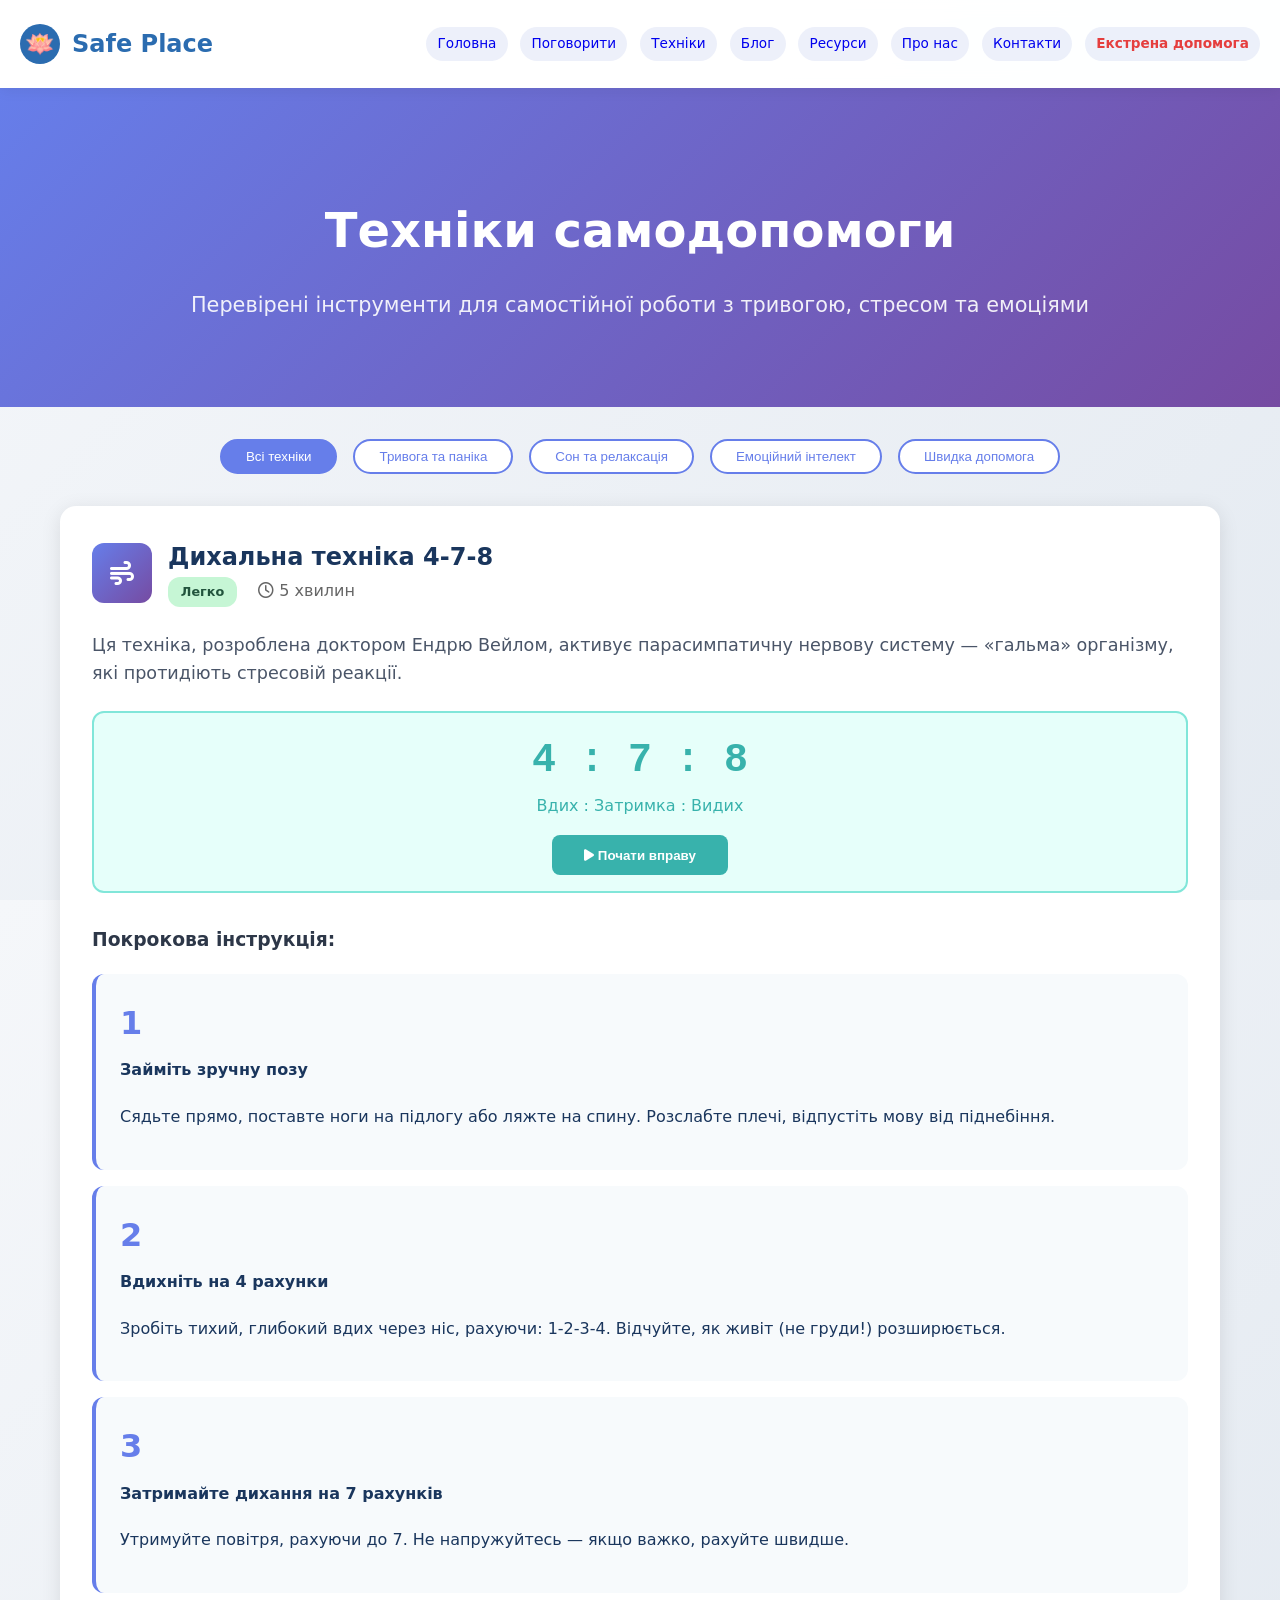
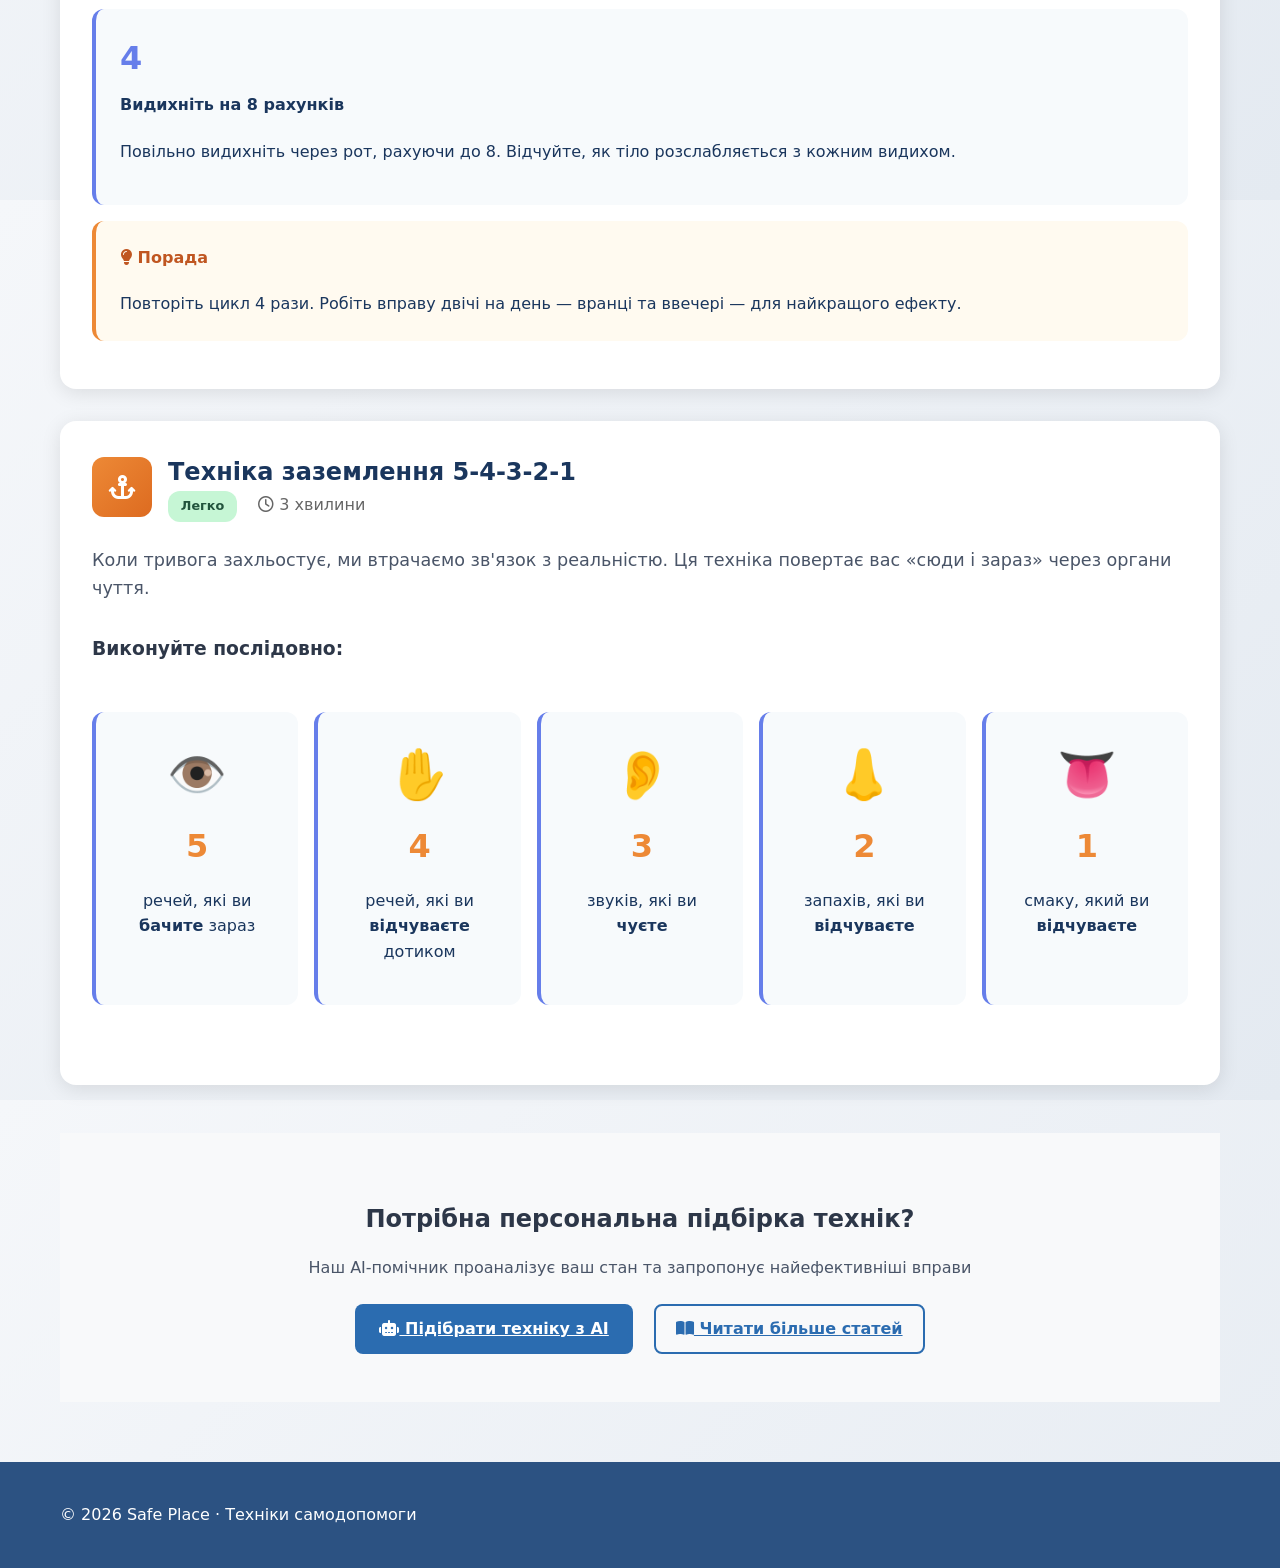
<file: techniques.html>
<!DOCTYPE html>
<html lang="uk">
<head>
  <meta charset="UTF-8">
  <meta name="viewport" content="width=device-width, initial-scale=1.0">
  
  <title>Техніки самодопомоги | Дихальні вправи, медитація, заземлення | Safe Place</title>
  <meta name="description" content="10+ перевірених технік самодопомоги: дихання 4-7-8, прогресивна релаксація, техніка 5-4-3-2-1, візуалізація. Покрокові інструкції для тривоги, стресу, паніки.">
  <link rel="alternate" hreflang="uk" href="https://kateryna-havryliuk.github.io/SafePlace_new_SEO/page.html" />
  <link rel="canonical" href="https://kateryna-havryliuk.github.io/SafePlace_new_SEO/techniques.html">
  
  <!-- Schema.org: HowTo (для кожної техніки) -->
  <script type="application/ld+json">
  {
    "@context": "https://schema.org",
    "@type": "HowTo",
    "name": "Дихальна техніка 4-7-8 для зменшення тривоги",
    "description": "Проста дихальна вправа для швидкого заспокоєння нервової системи",
    "image": "https://kateryna-havryliuk.github.io/SafePlace_new_SEO/images/breathing-technique.jpg",
    "totalTime": "PT5M",
    "estimatedCost": {
      "@type": "MonetaryAmount",
      "currency": "UAH",
      "value": "0"
    },
    "step": [
      {
        "@type": "HowToStep",
        "name": "Займіть зручну позу",
        "text": "Сядьте прямо або ляжте на спину. Розслабте плечі та щелепу.",
        "url": "https://kateryna-havryliuk.github.io/SafePlace_new_SEO/techniques.html#step1"
      },
      {
        "@type": "HowToStep",
        "name": "Вдих на 4 рахунки",
        "text": "Зробіть повільний, глибокий вдих через ніс, рахуючи до 4.",
        "url": "https://kateryna-havryliuk.github.io/SafePlace_new_SEO/techniques.html#step2"
      },
      {
        "@type": "HowToStep",
        "name": "Затримка на 7 рахунків",
        "text": "Затримайте дихання, рахуючи до 7. Не напружуйтесь.",
        "url": "https://kateryna-havryliuk.github.io/SafePlace_new_SEO/techniques.html#step3"
      },
      {
        "@type": "HowToStep",
        "name": "Видих на 8 рахунків",
        "text": "Повільно видихніть через рот, рахуючи до 8. Відчуйте, як тіло розслабляється.",
        "url": "https://kateryna-havryliuk.github.io/SafePlace_new_SEO/techniques.html#step4"
      }
    ]
  }
  </script>
  
  <!-- Schema.org: ItemList (список технік) -->
  <script type="application/ld+json">
  {
    "@context": "https://schema.org",
    "@type": "ItemList",
    "itemListElement": [
      {
        "@type": "ListItem",
        "position": 1,
        "name": "Дихальна техніка 4-7-8",
        "url": "https://kateryna-havryliuk.github.io/SafePlace_new_SEO/techniques.html#breathing"
      },
      {
        "@type": "ListItem",
        "position": 2,
        "name": "Техніка 5-4-3-2-1 (заземлення)",
        "url": "https://kateryna-havryliuk.github.io/SafePlace_new_SEO/techniques.html#grounding"
      },
      {
        "@type": "ListItem",
        "position": 3,
        "name": "Прогресивна м'язова релаксація",
        "url": "https://kateryna-havryliuk.github.io/SafePlace_new_SEO/techniques.html#pmr"
      },
      {
        "@type": "ListItem",
        "position": 4,
        "name": "Візуалізація безпечного місця",
        "url": "https://kateryna-havryliuk.github.io/SafePlace_new_SEO/techniques.html#visualization"
      }
    ]
  }
  </script>
  
  <!-- BreadcrumbList -->
  <script type="application/ld+json">
  {
    "@context": "https://schema.org",
    "@type": "BreadcrumbList",
    "itemListElement": [
      {
        "@type": "ListItem",
        "position": 1,
        "name": "Головна",
        "item": "https://kateryna-havryliuk.github.io/SafePlace_new_SEO/index.html"
      },
      {
        "@type": "ListItem",
        "position": 2,
        "name": "Техніки самодопомоги",
        "item": "https://kateryna-havryliuk.github.io/SafePlace_new_SEO/techniques.html"
      }
    ]
  }
  </script>
  
  <link rel="stylesheet" href="css/theme.css">
  <link rel="stylesheet" href="css/style.css">
  <link rel="stylesheet" href="https://cdnjs.cloudflare.com/ajax/libs/font-awesome/6.5.2/css/all.min.css">
  
  <style>
    .techniques-hero { padding: 4rem 0; background: linear-gradient(135deg, #667eea 0%, #764ba2 100%); color: white; text-align: center; }
    .techniques-categories { display: flex; justify-content: center; gap: 1rem; margin: 2rem 0; flex-wrap: wrap; }
    .category-pill { padding: 0.5rem 1.5rem; border-radius: 25px; background: white; color: #667eea; border: 2px solid #667eea; cursor: pointer; transition: all 0.3s; }
    .category-pill:hover, .category-pill.active { background: #667eea; color: white; }
    .technique-detail { background: white; border-radius: 16px; padding: 2rem; margin: 2rem 0; box-shadow: 0 4px 20px rgba(0,0,0,0.1); }
    .technique-header { display: flex; align-items: center; gap: 1rem; margin-bottom: 1.5rem; }
    .technique-icon-large { width: 60px; height: 60px; background: linear-gradient(135deg, #667eea, #764ba2); border-radius: 12px; display: flex; align-items: center; justify-content: center; color: white; font-size: 1.5rem; }
    .difficulty-badge { display: inline-block; padding: 0.3rem 0.8rem; border-radius: 12px; font-size: 0.8rem; font-weight: 600; }
    .difficulty-easy { background: #c6f6d5; color: #22543d; }
    .difficulty-medium { background: #feebc8; color: #744210; }
    .step-card { background: #f7fafc; border-radius: 12px; padding: 1.5rem; margin: 1rem 0; border-left: 4px solid #667eea; }
    .step-number-large { font-size: 2rem; font-weight: 800; color: #667eea; margin-bottom: 0.5rem; }
    .timer-box { background: #e6fffa; border: 2px solid #81e6d9; border-radius: 12px; padding: 1rem; text-align: center; margin: 1rem 0; }
    .timer-display { font-size: 2.5rem; font-weight: 700; color: #38b2ac; font-family: monospace; }
    .cta-section { background: #f8f9fa; padding: 3rem 0; text-align: center; margin-top: 3rem; }
  </style>
</head>
<body>
  <header class="site-header">
    <div class="container header-content">
      <div class="brand">
        <div class="logo">🪷</div>
        <span>Safe Place</span>
      </div>
      <nav class="nav-links">
            <a href="index.html">Головна</a>
            <a href="chat.html">Поговорити</a>
            <a href="techniques.html">Техніки</a>
            <a href="blog.html">Блог</a>
            <a href="resources.html">Ресурси</a>
            <a href="about.html">Про нас</a>
            <a href="contact.html">Контакти</a>
            <a href="emergency.html" style="color: #e53e3e; font-weight: 600;">Екстрена допомога</a>
     </nav>
    </div>
  </header>

  <section class="techniques-hero">
    <div class="container">
      <h1 style="font-size: 3rem; margin-bottom: 1rem;">Техніки самодопомоги</h1>
      <p style="font-size: 1.3rem; opacity: 0.9;">Перевірені інструменти для самостійної роботи з тривогою, стресом та емоціями</p>
    </div>
  </section>

  <section class="container">
    <div class="techniques-categories">
      <button class="category-pill active">Всі техніки</button>
      <button class="category-pill">Тривога та паніка</button>
      <button class="category-pill">Сон та релаксація</button>
      <button class="category-pill">Емоційний інтелект</button>
      <button class="category-pill">Швидка допомога</button>
    </div>

    <!-- Техніка 1: Дихання 4-7-8 -->
    <div class="technique-detail" id="breathing">
      <div class="technique-header">
        <div class="technique-icon-large">
          <i class="fas fa-wind"></i>
        </div>
        <div>
          <h2 style="margin: 0;">Дихальна техніка 4-7-8</h2>
          <span class="difficulty-badge difficulty-easy">Легко</span>
          <span style="color: #666; margin-left: 1rem;"><i class="far fa-clock"></i> 5 хвилин</span>
        </div>
      </div>
      
      <p style="color: #4a5568; font-size: 1.1rem; margin-bottom: 1.5rem;">
        Ця техніка, розроблена доктором Ендрю Вейлом, активує парасимпатичну нервову систему — «гальма» організму, які протидіють стресовій реакції.
      </p>
      
      <div class="timer-box">
        <div class="timer-display" id="breathingTimer">4 : 7 : 8</div>
        <p style="margin: 0; color: #38b2ac;">Вдих : Затримка : Видих</p>
        <button onclick="startBreathingTimer()" style="margin-top: 1rem; padding: 0.8rem 2rem; background: #38b2ac; color: white; border: none; border-radius: 8px; cursor: pointer; font-weight: 600;">
          <i class="fas fa-play"></i> Почати вправу
        </button>
      </div>
      
      <h3 style="color: #2d3748; margin-top: 2rem;">Покрокова інструкція:</h3>
      
      <div class="step-card" id="step1">
        <div class="step-number-large">1</div>
        <h4 style="margin-top: 0;">Займіть зручну позу</h4>
        <p>Сядьте прямо, поставте ноги на підлогу або ляжте на спину. Розслабте плечі, відпустіть мову від піднебіння.</p>
      </div>
      
      <div class="step-card" id="step2">
        <div class="step-number-large">2</div>
        <h4 style="margin-top: 0;">Вдихніть на 4 рахунки</h4>
        <p>Зробіть тихий, глибокий вдих через ніс, рахуючи: 1-2-3-4. Відчуйте, як живіт (не груди!) розширюється.</p>
      </div>
      
      <div class="step-card" id="step3">
        <div class="step-number-large">3</div>
        <h4 style="margin-top: 0;">Затримайте дихання на 7 рахунків</h4>
        <p>Утримуйте повітря, рахуючи до 7. Не напружуйтесь — якщо важко, рахуйте швидше.</p>
      </div>
      
      <div class="step-card" id="step4">
        <div class="step-number-large">4</div>
        <h4 style="margin-top: 0;">Видихніть на 8 рахунків</h4>
        <p>Повільно видихніть через рот, рахуючи до 8. Відчуйте, як тіло розслабляється з кожним видихом.</p>
      </div>
      
      <div class="step-card" style="background: #fffaf0; border-left-color: #ed8936;">
        <h4 style="margin-top: 0; color: #c05621;"><i class="fas fa-lightbulb"></i> Порада</h4>
        <p style="margin-bottom: 0;">Повторіть цикл 4 рази. Робіть вправу двічі на день — вранці та ввечері — для найкращого ефекту.</p>
      </div>
    </div>

    <!-- Техніка 2: 5-4-3-2-1 -->
    <div class="technique-detail" id="grounding">
      <div class="technique-header">
        <div class="technique-icon-large" style="background: linear-gradient(135deg, #ed8936, #dd6b20);">
          <i class="fas fa-anchor"></i>
        </div>
        <div>
          <h2 style="margin: 0;">Техніка заземлення 5-4-3-2-1</h2>
          <span class="difficulty-badge difficulty-easy">Легко</span>
          <span style="color: #666; margin-left: 1rem;"><i class="far fa-clock"></i> 3 хвилини</span>
        </div>
      </div>
      
      <p style="color: #4a5568; font-size: 1.1rem;">
        Коли тривога захльостує, ми втрачаємо зв'язок з реальністю. Ця техніка повертає вас «сюди і зараз» через органи чуття.
      </p>
      
      <h3 style="color: #2d3748; margin-top: 2rem;">Виконуйте послідовно:</h3>
      
      <div style="display: grid; grid-template-columns: repeat(auto-fit, minmax(200px, 1fr)); gap: 1rem; margin: 2rem 0;">
        <div class="step-card" style="text-align: center;">
          <div style="font-size: 3rem; margin-bottom: 0.5rem;">👁️</div>
          <div class="step-number-large" style="color: #ed8936;">5</div>
          <p>речей, які ви <strong>бачите</strong> зараз</p>
        </div>
        <div class="step-card" style="text-align: center;">
          <div style="font-size: 3rem; margin-bottom: 0.5rem;">✋</div>
          <div class="step-number-large" style="color: #ed8936;">4</div>
          <p>речей, які ви <strong>відчуваєте</strong> дотиком</p>
        </div>
        <div class="step-card" style="text-align: center;">
          <div style="font-size: 3rem; margin-bottom: 0.5rem;">👂</div>
          <div class="step-number-large" style="color: #ed8936;">3</div>
          <p>звуків, які ви <strong>чуєте</strong></p>
        </div>
        <div class="step-card" style="text-align: center;">
          <div style="font-size: 3rem; margin-bottom: 0.5rem;">👃</div>
          <div class="step-number-large" style="color: #ed8936;">2</div>
          <p>запахів, які ви <strong>відчуваєте</strong></p>
        </div>
        <div class="step-card" style="text-align: center;">
          <div style="font-size: 3rem; margin-bottom: 0.5rem;">👅</div>
          <div class="step-number-large" style="color: #ed8936;">1</div>
          <p>смаку, який ви <strong>відчуваєте</strong></p>
        </div>
      </div>
    </div>

    <div class="cta-section">
      <h2 style="color: #2d3748; margin-bottom: 1rem;">Потрібна персональна підбірка технік?</h2>
      <p style="color: #4a5568; margin-bottom: 1.5rem;">Наш AI-помічник проаналізує ваш стан та запропонує найефективніші вправи</p>
      <a href="chat.html" class="btn-primary" style="display: inline-block; margin-right: 1rem;">
        <i class="fas fa-robot"></i> Підібрати техніку з AI
      </a>
      <a href="blog.html" class="btn-secondary" style="display: inline-block;">
        <i class="fas fa-book-open"></i> Читати більше статей
      </a>
    </div>
  </section>

  <footer class="footer">
    <div class="container footer-content">
      <div class="footer-text">© 2026 Safe Place · Техніки самодопомоги</div>
    </div>
  </footer>

  <script>
    function startBreathingTimer() {
      alert('Таймер дихання активовано! Слідкуйте за інструкціями на екрані.');
      // Тут можна додати реальний таймер
    }
  </script>
</body>
</html>
</file>
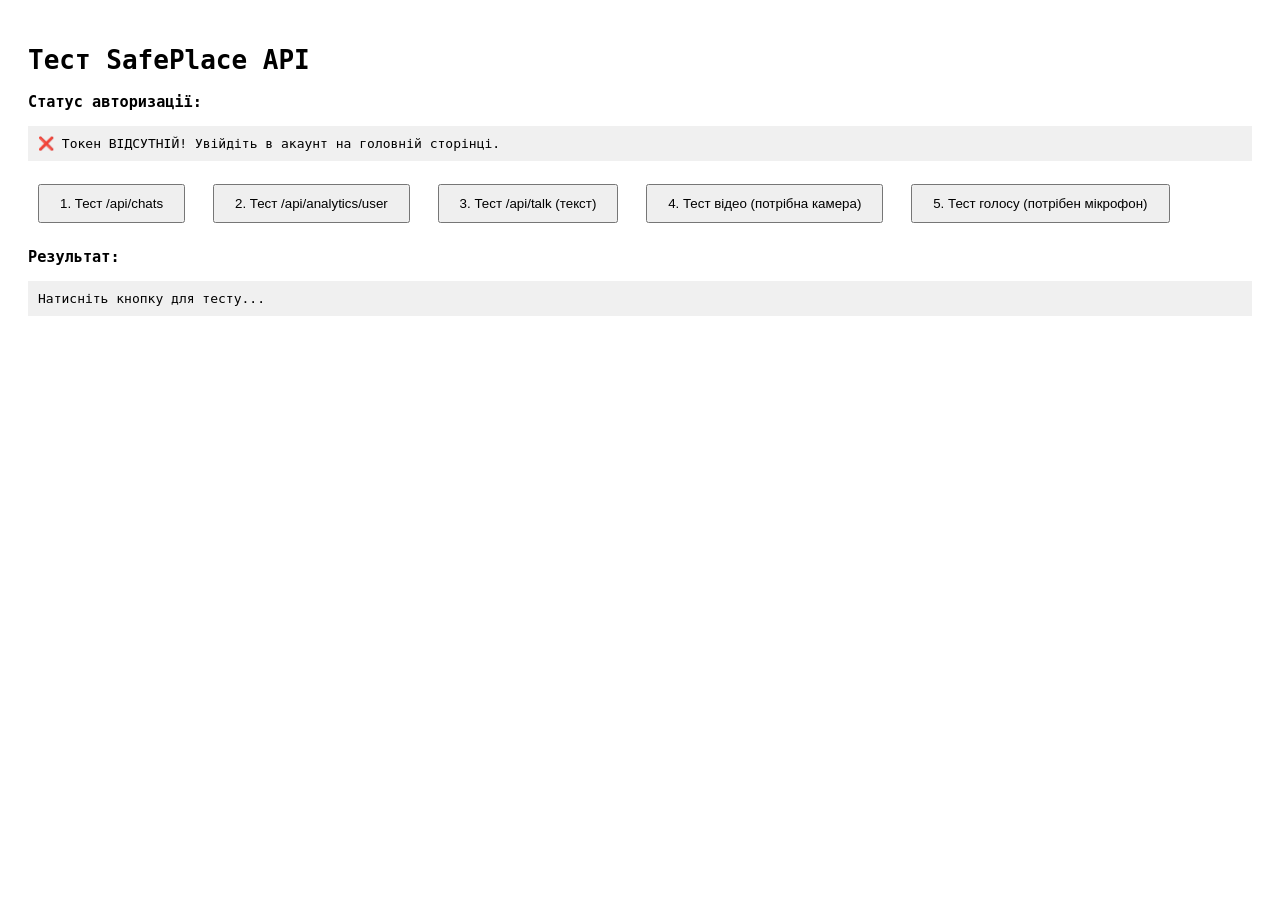
<file: modules/tests/modules/tests/test_all.html>
<!DOCTYPE html>
<html>
<head>
    <title>Тест всіх функцій</title>
    <style>
        body { font-family: monospace; padding: 20px; }
        button { margin: 10px; padding: 10px 20px; cursor: pointer; }
        pre { background: #f0f0f0; padding: 10px; overflow: auto; max-height: 300px; }
        .success { color: green; }
        .error { color: red; }
    </style>
</head>
<body>
    <h1>Тест SafePlace API</h1>
    
    <div>
        <h3>Статус авторизації:</h3>
        <pre id="authStatus">Перевіряю...</pre>
    </div>
    
    <div>
        <button onclick="testChats()">1. Тест /api/chats</button>
        <button onclick="testAnalytics()">2. Тест /api/analytics/user</button>
        <button onclick="testTalk()">3. Тест /api/talk (текст)</button>
        <button onclick="testVideo()">4. Тест відео (потрібна камера)</button>
        <button onclick="testVoice()">5. Тест голосу (потрібен мікрофон)</button>
    </div>
    
    <div>
        <h3>Результат:</h3>
        <pre id="result">Натисніть кнопку для тесту...</pre>
    </div>
    
    <script>
        const token = localStorage.getItem('authToken');
        const resultDiv = document.getElementById('result');
        const authStatus = document.getElementById('authStatus');
        
        // Перевірка авторизації
        if (token) {
            authStatus.innerHTML = `✅ Токен знайдено: ${token.substring(0, 30)}...\nКористувач: ${localStorage.getItem('currentUser') || 'невідомо'}`;
        } else {
            authStatus.innerHTML = `❌ Токен ВІДСУТНІЙ! Увійдіть в акаунт на головній сторінці.`;
        }
        
        async function apiCall(url, options = {}) {
            const defaultOptions = {
                headers: {
                    'Content-Type': 'application/json',
                    'Authorization': token ? `Bearer ${token}` : ''
                }
            };
            const response = await fetch(url, { ...defaultOptions, ...options });
            const data = await response.json();
            return { status: response.status, data };
        }
        
        async function testChats() {
            resultDiv.innerHTML = '⏳ Завантаження...';
            const { status, data } = await apiCall('/api/chats');
            resultDiv.innerHTML = `Статус: ${status}\n\n` + JSON.stringify(data, null, 2);
        }
        
        async function testAnalytics() {
            resultDiv.innerHTML = '⏳ Завантаження...';
            const { status, data } = await apiCall('/api/analytics/user');
            resultDiv.innerHTML = `Статус: ${status}\n\n` + JSON.stringify(data, null, 2);
        }
        
        async function testTalk() {
            resultDiv.innerHTML = '⏳ Відправка...';
            const { status, data } = await apiCall('/api/talk', {
                method: 'POST',
                body: JSON.stringify({ message: "Привіт, це тест" })
            });
            resultDiv.innerHTML = `Статус: ${status}\n\n` + JSON.stringify(data, null, 2);
        }
        
        async function testVideo() {
            resultDiv.innerHTML = '⏳ Запит доступу до камери...';
            try {
                const stream = await navigator.mediaDevices.getUserMedia({ video: true });
                resultDiv.innerHTML = '✅ Камера працює! Надсилаю тестовий кадр...';
                
                const video = document.createElement('video');
                video.srcObject = stream;
                await video.play();
                
                const canvas = document.createElement('canvas');
                canvas.width = 320;
                canvas.height = 240;
                canvas.getContext('2d').drawImage(video, 0, 0, 320, 240);
                
                const frameData = canvas.toDataURL('image/jpeg');
                
                const response = await fetch('/api/analyze-multimodal', {
                    method: 'POST',
                    headers: {
                        'Content-Type': 'application/json',
                        'Authorization': token ? `Bearer ${token}` : ''
                    },
                    body: JSON.stringify({ video: frameData })
                });
                
                const data = await response.json();
                resultDiv.innerHTML = `Статус: ${response.status}\n\n` + JSON.stringify(data, null, 2);
                
                stream.getTracks().forEach(track => track.stop());
            } catch (error) {
                resultDiv.innerHTML = `❌ Помилка: ${error.message}`;
            }
        }
        
        async function testVoice() {
            resultDiv.innerHTML = '⏳ Запит доступу до мікрофона...';
            try {
                const stream = await navigator.mediaDevices.getUserMedia({ audio: true });
                resultDiv.innerHTML = '✅ Мікрофон працює! Запис 3 секунди...';
                
                const mediaRecorder = new MediaRecorder(stream);
                const chunks = [];
                
                mediaRecorder.ondataavailable = e => chunks.push(e.data);
                mediaRecorder.onstop = async () => {
                    const blob = new Blob(chunks, { type: 'audio/webm' });
                    const formData = new FormData();
                    formData.append('audio', blob, 'test.webm');
                    
                    resultDiv.innerHTML = '⏳ Відправка на сервер...';
                    
                    const response = await fetch('/api/analyze-voice', {
                        method: 'POST',
                        headers: { 'Authorization': token ? `Bearer ${token}` : '' },
                        body: formData
                    });
                    
                    const data = await response.json();
                    resultDiv.innerHTML = `Статус: ${response.status}\n\n` + JSON.stringify(data, null, 2);
                };
                
                mediaRecorder.start();
                setTimeout(() => mediaRecorder.stop(), 3000);
                
            } catch (error) {
                resultDiv.innerHTML = `❌ Помилка: ${error.message}`;
            }
        }
    </script>
</body>
</html>
</file>
<file: css/theme.css>
/* Оголошення CSS змінних для світлої теми (за замовчуванням) */
:root {
  /* Light theme (default) */
  --bg: #f8f9fa; /* Основний фон */
  --bg-gradient: linear-gradient(135deg, #f5f7fa 0%, #e4eaf1 100%); /* Градієнт фону */
  --ink: #1a365d; /* Основний колір тексту */
  --muted: #718096; /* Приглушений колір тексту */
  --brand: #2b6cb0; /* Брендовий колір (основний синій) */
  --brand-dark: #2c5282; /* Темніший відтінок бренду */
  --brand-light: #4299e1; /* Світліший відтінок бренду */
  --card: #ffffff; /* Фон для карток, модальних вікон */
  --ring: #e2e8f0; /* Колір для рамок, роздільників */
  --ok: #38a169; /* Колір для позитивного статусу (OK, успіх) */
  --warn: #e53e3e; /* Колір для попереджень, помилок */
  --accent: #d53f8c; /* Акцентний колір */
  --radius: 16px; /* Радіус скруглення кутів */
  --radius-lg: 20px; /* Більший радіус скруглення */
  --primary-light: rgba(59, 130, 246, 0.1);
  --primary-dark: #2563eb;
  --bg-hover: #f7fafc;
  --shadow: 0 10px 30px rgba(26, 54, 93, 0.08); /* Тінь за замовчуванням */
  --shadow-hover: 0 15px 40px rgba(26, 54, 93, 0.12); /* Тінь при наведенні */
  --transition: all 0.3s ease; /* Загальна трансіція для анімацій */
  
  /* Chat specific */
  --primary-color: #7e6dfa; /* Основний колір для чату (фіолетовий) */
  --primary-dark: #6a58f5; /* Темніший основний колір */
  --user-msg-bg: #e3eeff; /* Фон повідомлень користувача */
  --bot-msg-bg: #f5f8ff; /* Фон повідомлень бота */
  --critical-color: #ff4757; /* Колір для критичних елементів */
  --sidebar-bg: #f8fafc; /* Фон бічної панелі */
  --input-bg: #f9fafc; /* Фон полів вводу */
  --border: #e2e8f0; /* Колір рамок */
  
  /* Analytics specific */
  --stat-card-bg: linear-gradient(135deg, #667eea 0%, #764ba2 100%); /* Фон для карток статистики */
  --insight-bg: #e3f2fd; /* Фон для інсайтів */
  --chart-bg: #ffffff; /* Фон для графіків */
}
/* Темна тема */
[data-theme="dark"] {
  --bg: #0f172a; /* Темний основний фон */
  --bg-gradient: linear-gradient(135deg, #0f172a 0%, #1e293b 100%); /* Темний градієнт фону */
  --ink: #f1f5f9; /* Світлий основний колір тексту */
  --muted: #94a3b8; /* Темний приглушений колір тексту */
  --brand: #3b82f6; /* Брендовий колір для темної теми */
  --brand-dark: #2563eb;
  --brand-light: #60a5fa;
  --card: #1e293b; /* Темний фон для карток */
  --ring: #334155; /* Темний колір для рамок */
  --ok: #10b981;
  --warn: #ef4444;
  --accent: #ec4899;
  --primary-light: rgba(59, 130, 246, 0.2);
  --primary-dark: #3b82f6;
  --bg-hover: #2d3748;
  --shadow: 0 10px 30px rgba(0, 0, 0, 0.3); /* Темніші тіні */
  --shadow-hover: 0 15px 40px rgba(0, 0, 0, 0.4);
  
  /* Chat specific dark */
  --primary-color: #8b7bff;
  --primary-dark: #7a68fa;
  --user-msg-bg: #2d3748;
  --bot-msg-bg: #1a202c;
  --critical-color: #fc8181;
  --sidebar-bg: #1a202c;
  --input-bg: #2d3748;
  --border: #4a5568;
  
  /* Analytics specific dark */
  --stat-card-bg: linear-gradient(135deg, #4c6ef5 0%, #3b5bdb 100%);
  --insight-bg: #1e3a5f;
  --chart-bg: #1a202c;
}

/* ====== BASE THEME STYLES ====== */
/* Глобальні стилі, що застосовують плавні переходи для тем */
* {
  box-sizing: border-box;
  transition: background-color 0.3s ease, color 0.3s ease, border-color 0.3s ease;
}

html, body {
  height: 100%;
  margin: 0;
  padding: 0;
}

/* Застосування змінних теми до body */
body {
  background: var(--bg-gradient);
  color: var(--ink);
  font-family: 'Inter', system-ui, -apple-system, sans-serif;
  line-height: 1.6;
  transition: background 0.3s ease, color 0.3s ease;
}


/* ====== COMMON COMPONENTS ====== */
/* Загальні стилі для карток, модалок тощо, що використовують змінні теми */
.card, .modal, .talk-box, .feature-card, .blog-card, 
.chart-container, .login-prompt, .insight-item {
  background: var(--card);
  color: var(--ink);
  border: 1px solid var(--border);
  transition: var(--transition);
}

/* Стилі для полів вводу */
input, textarea, select {
  background: var(--input-bg);
  color: var(--ink);
  border: 1px solid var(--border);
  border-radius: 8px;
  padding: 12px 16px;
  font-size: 16px;
  transition: var(--transition);
}

input:focus, textarea:focus, select:focus {
  border-color: var(--brand);
  outline: none;
  box-shadow: 0 0 0 3px rgba(59, 130, 246, 0.1); /* Світіння при фокусі */
}

/* Загальні стилі для кнопок */
button {
  transition: var(--transition);
  cursor: pointer;
}

/* Стилі для первинної кнопки */
.btn-primary {
  background: var(--brand);
  color: white;
  border: none;
  border-radius: 8px;
  padding: 12px 24px;
  font-weight: 600;
}

.btn-primary:hover {
  background: var(--brand-dark);
  transform: translateY(-1px); /* Ефект підйому */
}

/* Стилі для вторинної кнопки */
.btn-secondary {
  background: transparent;
  color: var(--brand);
  border: 2px solid var(--brand);
  border-radius: 8px;
  padding: 10px 20px;
  font-weight: 600;
}

.btn-secondary:hover {
  background: rgba(59, 130, 246, 0.1);
}

/* Стилізація скроллбару для Webkit-браузерів (Chrome, Safari, Edge) */
::-webkit-scrollbar {
  width: 8px; /* Ширина скроллбару */
}

::-webkit-scrollbar-track {
  background: var(--bg); /* Колір доріжки */
}

::-webkit-scrollbar-thumb {
  background: var(--muted); /* Колір повзунка */
  border-radius: 4px;
}

::-webkit-scrollbar-thumb:hover {
  background: var(--brand); /* Колір повзунка при наведенні */
}

:root {
    --primary-color: #667eea;
    --accent-color: #764ba2;
    --text-color: #2d3748;
    --border-color: #e2e8f0;
    --warn: #e53e3e;
    --bg-hover: #f7fafc;
}

[data-theme="dark"] {
    --text-color: #f7fafc;
    --border-color: #4a5568;
    --bg-hover: #2d3748;
}

/* Стилі для меню користувача */
.user-menu {
    display: flex;
    align-items: center;
    gap: 1rem;
}

.user-info {
    display: flex;
    align-items: center;
    gap: 0.75rem;
}

.user-avatar {
    width: 40px;
    height: 40px;
    border-radius: 50%;
    background: linear-gradient(135deg, var(--primary-color), var(--accent-color));
    display: flex;
    align-items: center;
    justify-content: center;
    color: white;
    font-weight: 600;
    font-size: 1.1rem;
    border: 2px solid var(--border-color);
    flex-shrink: 0;
    cursor: pointer;
    transition: all 0.3s ease;
    overflow: hidden;
}

.user-avatar:hover {
    transform: scale(1.05);
    box-shadow: 0 4px 12px rgba(0,0,0,0.15);
}

.user-avatar.has-photo {
    background: none;
    border: none;
}

.user-avatar img {
    width: 100%;
    height: 100%;
    object-fit: cover;
    border-radius: 50%;
}

.user-name-btn {
    background: var(--brand);
    color: white;
    border: none;
    padding: 0.5rem 1rem;
    border-radius: 8px;
    cursor: pointer;
    font-weight: 500;
    transition: all 0.3s ease;
    display: flex;
    align-items: center;
    gap: 0.5rem;
    white-space: nowrap;
}

.user-name-btn:hover {
    background: var(--brand-dark);
    transform: translateY(-1px);
}

.btn-logout {
    background: transparent;
    color: var(--text-color);
    border: 1px solid var(--border-color);
    padding: 0.5rem 1rem;
    border-radius: 8px;
    cursor: pointer;
    font-weight: 500;
    transition: all 0.3s ease;
    display: flex;
    align-items: center;
    gap: 0.5rem;
}

.btn-logout:hover {
    background: var(--warn);
    color: white;
    border-color: var(--warn);
}

/* Адаптивність для мобільних */
@media (max-width: 768px) {
    .user-menu {
        gap: 0.5rem;
    }
    
    .user-avatar {
        width: 35px;
        height: 35px;
        font-size: 1rem;
    }
    
    .user-name-btn span {
        display: none; /* Приховуємо ім'я на мобільних */
    }
    
    .btn-logout span {
        display: none; /* Приховуємо текст "Вийти" на мобільних */
    }
}

/* Стилі для аватара користувача */
.user-avatar, #userAvatar {
    width: 48px;
    height: 48px;
    border-radius: 50%;
    background: #667eea;
    display: flex;
    align-items: center;
    justify-content: center;
    color: white;
    font-weight: bold;
    font-size: 18px;
    overflow: hidden;
    flex-shrink: 0;
}

.user-avatar img, #userAvatar img {
    width: 100%;
    height: 100%;
    object-fit: cover;
}

/* Для мобільного меню */
.mobile-user-avatar {
    width: 40px;
    height: 40px;
    border-radius: 50%;
    overflow: hidden;
}
</file>
<file: css/style.css>
/* ====== LAYOUT & COMPONENTS ====== */
.container {
  max-width: 1200px;
  margin: 0 auto;
  padding: 0 20px;
}

/* ====== HEADER ====== */
.site-header {
  position: sticky;
  top: 0;
  z-index: 100;
  background: rgba(255, 255, 255, 0.95); /* Напівпрозорий білий */
  backdrop-filter: blur(10px); /* Ефект розмиття фону під шапкою */
  color: var(--ink);
  box-shadow: 0 4px 12px rgba(0, 0, 0, 0.05);
  padding: 24px 0;
}
.site-header .container {
    max-width: 1400px;
    padding: 0 20px;
}
[data-theme="dark"] .site-header {
  background: rgba(30, 41, 59, 0.95); /* Напівпрозорий темний */
}

.header-content {
  display: flex;
  justify-content: space-between;
  align-items: center;
}

.brand {
  display: flex;
  align-items: center;
  gap: 12px;
  font-weight: 800;
  font-size: 24px;
  color: var(--brand);
}

.brand .logo {
  width: 40px;
  height: 40px;
  border-radius: 50%;
  background: var(--brand);
  display: grid;
  place-items: center;
  color: white;
  font-weight: 800;
}

.nav-links {
  display: flex;
  flex-wrap: wrap;
  justify-content: center;
  gap: 0.8rem;
  max-width: 900px; /* обмежуємо ширину */
}

.nav-links a {
  font-size: 0.85rem;
  padding: 0.4rem 0.7rem;
  background: rgba(85, 111, 207, 0.1);
  border-radius: 20px;
  transition: all 0.3s;
  text-decoration: none; /* прибираємо підкреслення */
  }

.nav-links a:hover {
  background: rgba(255,255,255,0.2);
  color: #4348ad; 
}

.auth-buttons {
  display: flex;
  gap: 12px;
  align-items: center;
}

.btn-login, .btn-register {
  padding: 10px 20px;
  border-radius: 8px;
  font-weight: 600;
  cursor: pointer;
  transition: var(--transition);
}

.btn-login {
  background: transparent;
  border: 2px solid var(--brand);
  color: var(--brand);
}

.btn-login:hover {
  background: rgba(43, 108, 176, 0.1);
}

.btn-register {
  background: var(--brand);
  border: 2px solid var(--brand);
  color: white;
}

.btn-register:hover {
  background: var(--brand-dark);
  border-color: var(--brand-dark);
}

.user-menu {
  display: flex;
  gap: 12px;
  align-items: center;
}

.user-avatar {
  width: 36px;
  height: 36px;
  border-radius: 50%;
  background: var(--brand);
  display: flex;
  align-items: center;
  justify-content: center;
  color: white;
  font-weight: bold;
  font-size: 14px;
}

/* ====== MOBILE MENU FIXES ====== */
.burger-menu {
    display: none;
    flex-direction: column;
    justify-content: space-between;
    width: 30px;
    height: 24px;
    background: none;
    border: none;
    cursor: pointer;
    padding: 0;
    z-index: 1001;
    position: relative;
}

.burger-menu span {
    display: block;
    width: 100%;
    height: 3px;
    background: var(--brand);
    border-radius: 3px;
    transition: all 0.3s ease;
    transform-origin: center;
}

/* Анімація для бургера */
.burger-menu.active span:nth-child(1) {
    transform: rotate(45deg) translate(8px, 8px);
}

.burger-menu.active span:nth-child(2) {
    opacity: 0;
}

.burger-menu.active span:nth-child(3) {
    transform: rotate(-45deg) translate(8px, -8px);
}

/* Оновлене мобільне меню */
.mobile-menu {
    position: fixed;
    top: 0;
    right: -100%;
    width: 80%;
    max-width: 350px;
    height: 100vh;
    background: var(--card);
    z-index: 1000;
    box-shadow: -5px 0 25px rgba(0, 0, 0, 0.15);
    transition: right 0.3s ease;
    display: flex;
    flex-direction: column;
}

.mobile-menu.active {
    right: 0;
}

.mobile-menu-header {
    display: flex;
    justify-content: space-between;
    align-items: center;
    padding: 20px;
    border-bottom: 1px solid var(--border);
}

.mobile-nav-links {
    flex: 1;
    padding: 20px;
    display: flex;
    flex-direction: column;
    gap: 5px;
}

.mobile-nav-link {
    color: var(--ink);
    text-decoration: none;
    font-weight: 600;
    padding: 15px 20px;
    border-radius: 12px;
    transition: all 0.3s ease;
    display: flex;
    align-items: center;
    gap: 12px;
}

.mobile-nav-link:hover {
    background: var(--primary-light);
    color: var(--brand);
    transform: translateX(5px);
}

.mobile-nav-link i {
    width: 20px;
    text-align: center;
}

/* Оверлей для мобільного меню */
.mobile-overlay {
    position: fixed;
    top: 0;
    left: 0;
    width: 100%;
    height: 100%;
    background: rgba(0, 0, 0, 0.5);
    z-index: 999;
    opacity: 0;
    visibility: hidden;
    transition: all 0.3s ease;
}

.mobile-overlay.active {
    opacity: 1;
    visibility: visible;
}

/* Мобільні кнопки */
.mobile-auth-buttons {
    padding: 20px;
    border-top: 1px solid var(--border);
    display: flex;
    flex-direction: column;
    gap: 12px;
}

.mobile-btn {
    width: 100%;
    padding: 12px 20px;
    border-radius: 8px;
    font-weight: 600;
    cursor: pointer;
    transition: all 0.3s ease;
    border: none;
    font-size: 16px;
}

.mobile-btn.btn-login {
    background: transparent;
    border: 2px solid var(--brand);
    color: var(--brand);
}

.mobile-btn.btn-login:hover {
    background: var(--primary-light);
}

.mobile-btn.btn-register {
    background: var(--brand);
    color: white;
}

.mobile-btn.btn-register:hover {
    background: var(--brand-dark);
}

/* Покращена адаптивність */
@media (max-width: 768px) {
    .burger-menu {
        display: flex;
    }
    
    .nav-links,
    .auth-buttons {
        display: none;
    }
    
    /* Заборона скролу при відкритому меню */
    body.menu-open {
        overflow: hidden;
    }
}

@media (max-width: 480px) {
    .mobile-menu {
        width: 90%;
    }
    
    .mobile-nav-link {
        padding: 12px 15px;
        font-size: 16px;
    }
}

/* ====== HERO SECTION ====== */
.hero {
  padding: 60px 0;
}

.hero-content {
  display: grid;
  grid-template-columns: 1fr 1fr;
  gap: 50px;
  align-items: center;
}

.hero-text {
  max-width: 550px;
}

.hero-title {
  font-size: 52px;
  font-weight: 800;
  line-height: 1.1;
  margin: 0 0 20px;
  color: var(--brand-dark);
  background: linear-gradient(135deg, var(--brand-dark) 0%, var(--brand-light) 100%);
  -webkit-background-clip: text;
  background-clip: text;
  -webkit-text-fill-color: transparent; /* Ефект градієнтного тексту */
}

.hero-subtitle {
  font-size: 22px;
  color: var(--muted);
  margin: 0 0 30px;
  font-weight: 500;
}

.talk-box {
  background: var(--card);
  border-radius: var(--radius-lg);
  padding: 30px;
  box-shadow: var(--shadow);
  transition: var(--transition);
}

.talk-box:hover {
  box-shadow: var(--shadow-hover);
  transform: translateY(-5px);
}

.hint {
  display: flex;
  align-items: center;
  gap: 10px;
  background: rgba(56, 161, 105, 0.1);
  color: var(--ok);
  padding: 14px 18px;
  border-radius: 12px;
  font-size: 15px;
  font-weight: 500;
  margin-bottom: 20px;
}

.hint i {
  font-size: 18px;
}

.input-group {
  display: flex;
  gap: 12px;
  margin-bottom: 15px;
}

.message-input {
  flex: 1;
  padding: 16px 20px;
  border: 2px solid var(--ring);
  border-radius: 12px;
  font-size: 16px;
  transition: var(--transition);
  background: var(--input-bg);
  color: var(--ink);
}

.message-input:focus {
  outline: none;
  border-color: var(--brand);
  box-shadow: 0 0 0 3px rgba(43, 108, 176, 0.2);
}

.send-btn {
  background: var(--brand);
  color: white;
  border: none;
  border-radius: 12px;
  padding: 0 28px;
  font-weight: 700;
  font-size: 16px;
  cursor: pointer;
  transition: var(--transition);
  box-shadow: 0 4px 12px rgba(43, 108, 176, 0.3);
}

.send-btn:hover {
  background: var(--brand-dark);
  box-shadow: 0 6px 16px rgba(43, 108, 176, 0.4);
  transform: translateY(-2px);
}

.send-btn:active {
  transform: translateY(0);
}

.send-note {
  font-size: 14px;
  color: var(--muted);
  text-align: center;
}

.send-note em {
  font-style: normal;
  background: rgba(43, 108, 176, 0.1);
  color: var(--brand);
  padding: 4px 8px;
  border-radius: 6px;
  font-weight: 600;
}

.hero-image {
  border-radius: var(--radius-lg);
  overflow: hidden;
  box-shadow: var(--shadow);
  transition: var(--transition);
}

.hero-image:hover {
  transform: translateY(-5px);
  box-shadow: var(--shadow-hover);
}

.hero-image img {
  width: 100%;
  height: auto;
  display: block;
}

/* ====== FEATURES SECTION ====== */
.features {
  padding: 60px 0;
}

.section-title {
  text-align: center;
  font-size: 36px;
  font-weight: 700;
  margin: 0 0 50px;
  color: var(--brand-dark);
}

.features-grid {
  display: grid;
  grid-template-columns: repeat(3, 1fr);
  gap: 30px;
}

.feature-card {
  background: var(--card);
  border-radius: var(--radius-lg);
  padding: 30px;
  box-shadow: var(--shadow);
  transition: var(--transition);
}

.feature-card:hover {
  transform: translateY(-5px);
  box-shadow: var(--shadow-hover);
}

.feature-card.emergery { /* Можливо, помилка, має бути emergency */
  border-top: 5px solid var(--warn);
}

.feature-card h3 {
  font-size: 22px;
  margin: 0 0 20px;
  color: var(--brand-dark);
  display: flex;
  align-items: center;
  gap: 10px;
}

.feature-card h3 i {
  color: var(--brand);
}

.feature-list {
  list-style: none;
  padding: 0;
  margin: 0;
}

.feature-list li {
  padding: 10px 0;
  border-bottom: 1px solid var(--ring);
  display: flex;
  align-items: center;
  gap: 10px;
}

.feature-list li:last-child {
  border-bottom: none;
}

.feature-list li i {
  color: var(--ok);
  font-size: 14px;
}

.emergency-list {
  list-style: none;
  padding: 0;
  margin: 0;
}

.emergency-list li {
  padding: 12px 0;
  font-weight: 500;
}

.emergency-list strong {
  color: var(--warn);
  font-size: 18px;
}

/* ====== BLOG SECTION ====== */
.blog {
  padding: 60px 0;
  background: rgba(255, 255, 255, 0.5);
}

[data-theme="dark"] .blog {
  background: rgba(30, 41, 59, 0.5);
}

.blog-grid {
  display: grid;
  grid-template-columns: repeat(2, 1fr);
  gap: 30px;
}

.blog-card {
  background: var(--card);
  border-radius: var(--radius-lg);
  overflow: hidden;
  box-shadow: var(--shadow);
  transition: var(--transition);
}

.blog-card:hover {
  transform: translateY(-5px);
  box-shadow: var(--shadow-hover);
}

.blog-image {
  height: 200px;
  overflow: hidden;
}

.blog-image img {
  width: 100%;
  height: 100%;
  object-fit: cover;
  transition: var(--transition);
}

.blog-card:hover .blog-image img {
  transform: scale(1.05); /* Ефект збільшення зображення при наведенні */
}

.blog-content {
  padding: 25px;
}

.blog-date {
  color: var(--muted);
  font-size: 14px;
  margin-bottom: 10px;
  display: block;
}

.blog-title {
  font-size: 20px;
  margin: 0 0 15px;
  color: var(--brand-dark);
}

.blog-excerpt {
  color: var(--muted);
  margin-bottom: 20px;
}

.read-more {
  color: var(--brand);
  text-decoration: none;
  font-weight: 600;
  display: inline-flex;
  align-items: center;
  gap: 5px;
  transition: var(--transition);
}

.read-more:hover {
  color: var(--brand-dark);
  gap: 8px; /* Збільшує відстань між текстом і стрілкою */
}

/* ====== MODAL ====== */
.modal-overlay {
  position: fixed;
  top: 0;
  left: 0;
  right: 0;
  bottom: 0;
  background: rgba(0, 0, 0, 0.5);
  display: flex;
  align-items: center;
  justify-content: center;
  z-index: 1000;
  opacity: 0;
  visibility: hidden;
  transition: var(--transition);
}

.modal-overlay.active {
  opacity: 1;
  visibility: visible;
}

.modal {
  background: var(--card);
  border-radius: var(--radius-lg);
  padding: 30px;
  width: 90%;
  max-width: 450px;
  box-shadow: var(--shadow-hover);
  transform: translateY(20px);
  transition: var(--transition);
}

.modal-overlay.active .modal {
  transform: translateY(0);
}

.modal-header {
  display: flex;
  justify-content: space-between;
  align-items: center;
  margin-bottom: 25px;
}

.modal-title {
  font-size: 24px;
  color: var(--brand-dark);
  margin: 0;
}

.modal-close {
  background: transparent;
  border: none;
  font-size: 24px;
  cursor: pointer;
  color: var(--muted);
  transition: var(--transition);
}

.modal-close:hover {
  color: var(--ink);
}

.auth-tabs {
  display: flex;
  margin-bottom: 25px;
  border-bottom: 1px solid var(--ring);
}

.auth-tab {
  padding: 12px 20px;
  cursor: pointer;
  font-weight: 600;
  color: var(--muted);
  border-bottom: 3px solid transparent;
  transition: var(--transition);
}

.auth-tab.active {
  color: var(--brand);
  border-bottom-color: var(--brand);
}

.auth-form {
  display: none;
}

.auth-form.active {
  display: block;
}

.form-group {
  margin-bottom: 20px;
}

.form-group label {
  display: block;
  margin-bottom: 8px;
  font-weight: 500;
  color: var(--ink);
}

.form-group input {
  width: 100%;
  padding: 14px 16px;
  border: 2px solid var(--ring);
  border-radius: 8px;
  font-size: 16px;
  transition: var(--transition);
  background: var(--input-bg);
  color: var(--ink);
}

.form-group input:focus {
  outline: none;
  border-color: var(--brand);
  box-shadow: 0 0 0 3px rgba(43, 108, 176, 0.2);
}

.form-options {
  display: flex;
  justify-content: space-between;
  align-items: center;
  margin-bottom: 20px;
  font-size: 14px;
}

.form-options label {
  display: flex;
  align-items: center;
  gap: 8px;
  margin: 0;
  cursor: pointer;
  color: var(--muted);
}

.form-options a {
  color: var(--brand);
  text-decoration: none;
}

.form-options a:hover {
  text-decoration: underline;
}

.modal-btn {
  width: 100%;
  padding: 14px;
  background: var(--brand);
  color: white;
  border: none;
  border-radius: 8px;
  font-size: 16px;
  font-weight: 600;
  cursor: pointer;
  transition: var(--transition);
}

.modal-btn:hover {
  background: var(--brand-dark);
}

.modal-btn:disabled {
  background: var(--muted);
  cursor: not-allowed;
}

.form-footer {
  text-align: center;
  margin-top: 20px;
  font-size: 14px;
  color: var(--muted);
}

.form-footer a {
  color: var(--brand);
  text-decoration: none;
  font-weight: 600;
}

.form-footer a:hover {
  text-decoration: underline;
}

.profile-input {
  width: 100%;
  padding: 12px;
  border: 1px solid var(--ring);
  border-radius: 8px;
  font-size: 16px;
  background: var(--input-bg);
  color: var(--ink);
}

.profile-input:disabled {
  background: var(--bg);
  color: var(--muted);
}

.btn-danger {
  background: var(--warn) !important;
  margin-top: 10px;
}

.btn-danger:hover {
  background: #c53030 !important;
}

/* ====== FOOTER ====== */
.footer {
  background: var(--brand-dark);
  color: white;
  padding: 40px 0;
  margin-top: 60px;
}

.footer-content {
  display: flex;
  justify-content: space-between;
  align-items: center;
}

.footer-text {
  font-size: 16px;
}

.social-icons {
  display: flex;
  gap: 20px;
}

.social-icons a {
  color: white;
  font-size: 24px;
  transition: var(--transition);
}

.social-icons a:hover {
  color: var(--brand-light);
  transform: translateY(-3px);
}

/* ====== MOBILE MENU ====== */
.mobile-menu {
  position: fixed;
  top: 0;
  right: -100%;
  width: 80%;
  max-width: 350px;
  height: 100vh;
  background: var(--card);
  z-index: 999;
  padding: 30px;
  box-shadow: -5px 0 25px rgba(0, 0, 0, 0.1);
  transition: var(--transition);
  overflow-y: auto;
}

.mobile-menu.active {
  right: 0;
}

.mobile-menu-header {
  display: flex;
  justify-content: space-between;
  align-items: center;
  margin-bottom: 30px;
}

.mobile-nav {
  display: flex;
  flex-direction: column;
  gap: 15px;
}

.mobile-nav a {
  color: var(--ink);
  text-decoration: none;
  font-weight: 600;
  padding: 12px 0;
  border-bottom: 1px solid var(--ring);
  display: block;
  transition: var(--transition);
}

.mobile-nav a:hover {
  color: var(--brand);
}

.mobile-auth {
  margin-top: 30px;
  display: flex;
  flex-direction: column;
  gap: 15px;
}

.mobile-overlay {
  position: fixed;
  top: 0;
  left: 0;
  right: 0;
  bottom: 0;
  background: rgba(0, 0, 0, 0.5);
  z-index: 998;
  opacity: 0;
  visibility: hidden;
  transition: var(--transition);
}

.mobile-overlay.active {
  opacity: 1;
  visibility: visible;
}

/* ====== RESPONSIVE DESIGN ====== */
@media (max-width: 992px) {
  .hero-content {
    grid-template-columns: 1fr;
    gap: 40px;
  }
  
  .hero-text {
    max-width: 100%;
  }
  
  .features-grid {
    grid-template-columns: repeat(2, 1fr);
  }
  
  .blog-grid {
    grid-template-columns: 1fr;
  }
}

@media (max-width: 768px) {
  .nav-links, .auth-buttons {
    display: none;
  }
  
  .burger-menu {
    display: flex;
  }
  
  .hero-title {
    font-size: 40px;
  }
  
  .features-grid {
    grid-template-columns: 1fr;
  }
  
  .input-group {
    flex-direction: column;
  }
  
  .send-btn {
    padding: 16px;
  }
  
  .footer-content {
    flex-direction: column;
    gap: 20px;
    text-align: center;
  }
}

@media (max-width: 480px) {
  .hero-title {
    font-size: 32px;
  }
  
  .hero-subtitle {
    font-size: 18px;
  }
  
  .talk-box {
    padding: 20px;
  }
  
  .feature-card {
    padding: 20px;
  }
  
  .modal {
    padding: 20px;
  }
}



/* Emergency Note */
.emergency-note {
    background: #fffbeb;
    border: 1px solid #fed7aa;
    color: #d97706;
    padding: 12px 16px;
    border-radius: 8px;
    margin-top: 15px;
    display: flex;
    align-items: center;
    gap: 8px;
    font-size: 0.9rem;
}

[data-theme="dark"] .emergency-note {
    background: #44370a;
    border-color: #665a1a;
    color: #e9c46a;
}

/* Blog CTA */
.blog-cta {
    background: var(--card);
    padding: 40px;
    border-radius: var(--radius-lg);
    text-align: center;
    margin-top: 40px;
    box-shadow: var(--shadow);
}

.blog-cta h3 {
    color: var(--brand-dark);
    margin-bottom: 10px;
}

.blog-cta p {
    color: var(--muted);
    margin-bottom: 20px;
}

.newsletter-form {
    display: flex;
    gap: 10px;
    max-width: 400px;
    margin: 0 auto;
}

.newsletter-input {
    flex: 1;
    padding: 12px 16px;
    border: 2px solid var(--ring);
    border-radius: 8px;
    background: var(--input-bg);
    color: var(--ink);
}

/* Features Grid Update */
.features-grid {
    display: grid;
    grid-template-columns: repeat(auto-fit, minmax(350px, 1fr));
    gap: 25px;
}

/* Smooth scrolling for navigation */
html {
    scroll-behavior: smooth;
}

/* Mobile nav updates */
.mobile-nav a {
    color: var(--ink);
    text-decoration: none;
    font-weight: 600;
    padding: 12px 0;
    border-bottom: 1px solid var(--ring);
    display: block;
    transition: var(--transition);
}

.mobile-nav a:hover {
    color: var(--brand);
    padding-left: 10px; /* Зсув тексту при наведенні */
}



/* Додати в кінець style.css */

/* Techniques Section */
.techniques {
    padding: 80px 0;
    background: rgba(255, 255, 255, 0.5);
}

[data-theme="dark"] .techniques {
    background: rgba(30, 41, 59, 0.5);
}

.section-subtitle {
    text-align: center;
    color: var(--muted);
    font-size: 1.2rem;
    margin-bottom: 50px;
    max-width: 600px;
    margin-left: auto;
    margin-right: auto;
}

.techniques-filter {
    display: flex;
    justify-content: center;
    gap: 10px;
    margin-bottom: 40px;
    flex-wrap: wrap;
}

.filter-btn {
    background: var(--card);
    border: 2px solid var(--border);
    color: var(--ink);
    padding: 12px 24px;
    border-radius: 25px;
    cursor: pointer;
    transition: var(--transition);
    font-weight: 600;
    font-size: 0.95rem;
}

.filter-btn:hover,
.filter-btn.active {
    background: var(--brand);
    color: white;
    border-color: var(--brand);
    transform: translateY(-2px);
}

.techniques-grid {
    display: grid;
    grid-template-columns: repeat(auto-fit, minmax(350px, 1fr));
    gap: 30px;
    margin-bottom: 50px;
}

.technique-card {
    background: var(--card);
    border-radius: var(--radius-lg);
    padding: 30px;
    box-shadow: var(--shadow);
    transition: var(--transition);
    border: 1px solid var(--border);
    position: relative;
    overflow: hidden;
}

.technique-card:hover {
    transform: translateY(-5px);
    box-shadow: var(--shadow-hover);
}

.technique-card::before {
    content: '';
    position: absolute;
    top: 0;
    left: 0;
    right: 0;
    height: 4px;
    background: linear-gradient(135deg, var(--brand) 0%, var(--brand-dark) 100%); /* Верхня акцентна лінія */
}

.technique-icon {
    width: 60px;
    height: 60px;
    border-radius: 15px;
    background: linear-gradient(135deg, var(--brand) 0%, var(--brand-dark) 100%);
    display: flex;
    align-items: center;
    justify-content: center;
    color: white;
    font-size: 1.5rem;
    margin-bottom: 20px;
}

.technique-card h3 {
    color: var(--ink);
    margin-bottom: 15px;
    font-size: 1.3rem;
    font-weight: 600;
}

.technique-card h4 {
    color: var(--brand-dark);
    margin-bottom: 10px;
    font-size: 1.1rem;
    font-weight: 600;
}

.technique-content p {
    color: var(--muted);
    margin-bottom: 20px;
    line-height: 1.6;
}

.technique-steps {
    display: flex;
    flex-direction: column;
    gap: 8px;
    margin-bottom: 20px;
}

.step {
    background: var(--sidebar-bg);
    padding: 12px 15px;
    border-radius: 8px;
    color: var(--ink);
    font-size: 0.9rem;
    line-height: 1.4;
    border-left: 3px solid var(--brand); /* Акцентна лінія зліва */
}

.technique-tags {
    display: flex;
    gap: 8px;
    flex-wrap: wrap;
}

.tag {
    background: var(--insight-bg);
    color: var(--brand);
    padding: 6px 12px;
    border-radius: 15px;
    font-size: 0.8rem;
    font-weight: 600;
    border: 1px solid var(--border);
}

.techniques-cta {
    background: var(--card);
    padding: 50px 40px;
    border-radius: var(--radius-lg);
    text-align: center;
    box-shadow: var(--shadow);
    border: 1px solid var(--border);
}

.techniques-cta h3 {
    color: var(--brand-dark);
    margin-bottom: 15px;
    font-size: 1.5rem;
}

.techniques-cta p {
    color: var(--muted);
    margin-bottom: 25px;
    font-size: 1.1rem;
    max-width: 500px;
    margin-left: auto;
    margin-right: auto;
}

/* User Menu in Header */
.user-menu {
    display: flex;
    gap: 15px;
    align-items: center;
}

.user-avatar-link {
    display: flex;
    align-items: center;
    text-decoration: none;
}

.user-avatar {
    width: 44px;
    height: 44px;
    border-radius: 50%;
    background: linear-gradient(135deg, var(--brand) 0%, var(--brand-dark) 100%);
    display: flex;
    align-items: center;
    justify-content: center;
    color: white;
    font-weight: bold;
    font-size: 1rem;
    transition: var(--transition);
    border: 2px solid transparent;
}

.user-avatar:hover {
    transform: scale(1.05);
    border-color: var(--brand-light);
}


/* приховати стару кнопку в хедері */
#themeToggle.theme-toggle:not(.universal-theme-btn) {
    display: none !important;
}

    /* Стилі для бейджів */
    .new-badge, .soon-badge, .premium-badge {
        position: absolute;
        top: -10px;
        right: 20px;
        padding: 6px 14px;
        border-radius: 30px;
        font-size: 12px;
        font-weight: bold;
        z-index: 10;
        display: flex;
        align-items: center;
        gap: 6px;
        box-shadow: 0 2px 8px rgba(0,0,0,0.15);
    }
    
    .new-badge {
        background: linear-gradient(135deg, #00b4db, #0083b0);
        color: white;
        animation: pulseNew 2s infinite;
    }
    
    .soon-badge {
        background: linear-gradient(135deg, #f39c12, #e67e22);
        color: white;
        animation: pulseSoon 2s infinite;
    }
    
    .premium-badge {
        background: linear-gradient(135deg, #9b59b6, #8e44ad);
        color: white;
    }
    
    @keyframes pulseNew {
        0%, 100% {
            box-shadow: 0 2px 8px rgba(0, 180, 219, 0.4);
        }
        50% {
            box-shadow: 0 2px 15px rgba(0, 180, 219, 0.8);
        }
    }
    
    @keyframes pulseSoon {
        0%, 100% {
            box-shadow: 0 2px 8px rgba(243, 156, 18, 0.4);
        }
        50% {
            box-shadow: 0 2px 15px rgba(243, 156, 18, 0.8);
        }
    }
    
    /* Стиль для картки "Скоро" */
    .feature-card.soon-card {
        position: relative;
        overflow: hidden;
        cursor: pointer;
        transition: all 0.3s ease;
    }
    
    .feature-card.soon-card::before {
        transform: translateY(-5px); /* Можна залишити тільки підняття */
        box-shadow: 0 15px 40px rgba(0,0,0,0.1);
    } 
    
    .feature-card.soon-card:hover::before {
        left: 100%;
    }
    
    .feature-card.soon-card:hover {
        transform: translateY(-5px);
        box-shadow: 0 15px 40px rgba(243, 156, 18, 0.2);
        border-color: #f39c12;
    }
    
    .soon-btn {
        background: linear-gradient(135deg, #f39c12, #e67e22) !important;
        color: white !important;
        border: none !important;
    }
    
    .soon-btn i {
        margin-right: 6px;
    }
    
    /* Модальне вікно */
    .soon-modal-overlay {
        position: fixed;
        top: 0;
        left: 0;
        width: 100%;
        height: 100%;
        background: rgba(0, 0, 0, 0.8);
        backdrop-filter: blur(8px);
        display: flex;
        align-items: center;
        justify-content: center;
        z-index: 2000;
        opacity: 0;
        visibility: hidden;
        transition: all 0.3s ease;
    }
    
    .soon-modal-overlay.active {
        opacity: 1;
        visibility: visible;
    }
    
    .soon-modal-content {
        background: var(--card-bg, white);
        border-radius: 24px;
        padding: 40px;
        max-width: 500px;
        width: 90%;
        text-align: center;
        transform: scale(0.9);
        transition: transform 0.3s ease;
        box-shadow: 0 25px 60px rgba(0, 0, 0, 0.3);
        position: relative;
        overflow: hidden;
    }
    
    .soon-modal-overlay.active .soon-modal-content {
        transform: scale(1);
    }
    
    .soon-modal-content::before {
        content: '';
        position: absolute;
        top: 0;
        left: 0;
        right: 0;
        height: 5px;
        background: linear-gradient(90deg, #f39c12, #e67e22);
    }
    
    .soon-modal-icon {
        font-size: 70px;
        margin-bottom: 20px;
        animation: bounce 1s ease infinite;
    }
    
    @keyframes bounce {
        0%, 100% {
            transform: translateY(0);
        }
        50% {
            transform: translateY(-10px);
        }
    }
    
    .soon-modal-content h2 {
        font-size: 32px;
        margin-bottom: 15px;
        color: #f39c12;
    }
    
    .soon-modal-content p {
        color: var(--text-secondary, #666);
        line-height: 1.6;
        margin-bottom: 25px;
    }
    
    .soon-progress {
        margin: 25px 0;
    }
    
    .progress-label {
        display: flex;
        justify-content: space-between;
        margin-bottom: 8px;
        font-size: 14px;
        color: var(--text-secondary, #666);
    }
    
    .progress-bar {
        background: #e0e0e0;
        border-radius: 20px;
        height: 10px;
        overflow: hidden;
    }
    
    .progress-fill {
        background: linear-gradient(90deg, #f39c12, #e67e22);
        height: 100%;
        border-radius: 20px;
        animation: fillProgress 1.5s ease-out;
    }
    
    @keyframes fillProgress {
        from {
            width: 0;
        }
        to {
            width: 65%;
        }
    }
    
    .soon-features {
        text-align: left;
        margin: 25px 0;
        padding: 20px;
        background: linear-gradient(135deg, rgba(243, 156, 18, 0.1), rgba(230, 126, 34, 0.05));
        border-radius: 16px;
    }
    
    .soon-features h4 {
        margin-bottom: 15px;
        color: #f39c12;
        font-size: 18px;
    }
    
    .soon-features ul {
        list-style: none;
        padding: 0;
    }
    
    .soon-features li {
        padding: 8px 0;
        display: flex;
        align-items: center;
        gap: 10px;
        color: var(--text-color, #333);
    }
    
    .soon-features li i {
        color: #f39c12;
        width: 24px;
        font-size: 18px;
    }
    
    .soon-actions {
        display: flex;
        gap: 15px;
        margin-top: 25px;
        justify-content: center;
        flex-wrap: wrap;
    }
    
    .btn-notify {
        background: linear-gradient(135deg, #00b4db, #0083b0);
        color: white;
        border: none;
        padding: 12px 24px;
        border-radius: 30px;
        font-size: 14px;
        font-weight: 600;
        cursor: pointer;
        transition: transform 0.2s ease;
        display: flex;
        align-items: center;
        gap: 8px;
    }
    
    .btn-notify:hover {
        transform: scale(1.05);
    }
    
    .btn-close-soon {
        background: transparent;
        border: 2px solid #f39c12;
        color: #f39c12;
        padding: 12px 24px;
        border-radius: 30px;
        font-size: 14px;
        font-weight: 600;
        cursor: pointer;
        transition: all 0.2s ease;
    }
    
    .btn-close-soon:hover {
        background: #f39c12;
        color: white;
    }
    
    /* Тост-сповіщення */
    #toastContainer {
        position: fixed;
        bottom: 30px;
        left: 50%;
        transform: translateX(-50%);
        z-index: 2100;
        display: flex;
        flex-direction: column;
        gap: 10px;
        pointer-events: none;
    }
    
    .toast {
        background: #27ae60;
        color: white;
        padding: 12px 24px;
        border-radius: 50px;
        font-size: 14px;
        font-weight: 500;
        box-shadow: 0 4px 15px rgba(0,0,0,0.2);
        animation: slideUp 0.3s ease;
        pointer-events: auto;
    }
    
    @keyframes slideUp {
        from {
            transform: translateY(20px);
            opacity: 0;
        }
        to {
            transform: translateY(0);
            opacity: 1;
        }
    }
    
    /* Адаптивність */
    @media (max-width: 768px) {
        .new-badge, .soon-badge, .premium-badge {
            top: -8px;
            right: 10px;
            padding: 4px 10px;
            font-size: 10px;
        }
        
        .soon-modal-content {
            padding: 25px;
        }
        
        .soon-modal-icon {
            font-size: 50px;
        }
        
        .soon-modal-content h2 {
            font-size: 24px;
        }
        
        .soon-actions {
            flex-direction: column;
        }
        
        .btn-notify, .btn-close-soon {
            width: 100%;
            justify-content: center;
        }
    }

    /* Стилі для карток - забезпечуємо повне відображення */
.feature-card {
    background: var(--card-bg, white);
    border-radius: 20px;
    padding: 30px 25px;
    text-align: center;
    transition: all 0.3s ease;
    position: relative;
    box-shadow: 0 10px 30px rgba(0,0,0,0.08);
    cursor: pointer;
    height: auto;  /* Важливо: автоматична висота */
    min-height: 480px;  /* Мінімальна висота */
    display: flex;
    flex-direction: column;
    overflow: visible;  /* Важливо: не обрізати вміст */
}

/* Стиль для картки "Скоро" */
.feature-card.soon-card {
    position: relative;
    overflow: visible;  /* Не обрізаємо вміст */
    cursor: pointer;
    transition: all 0.3s ease;
}

/* Контейнер для іконки */
.feature-icon {
    width: 80px;
    height: 80px;
    margin: 0 auto 20px;
    border-radius: 50%;
    display: flex;
    align-items: center;
    justify-content: center;
    font-size: 36px;
    transition: all 0.3s ease;
}

/* Список особливостей */
.feature-list {
    list-style: none;
    padding: 0;
    margin: 20px 0 25px;
    text-align: left;
    flex-grow: 1;
}

.feature-list li {
    padding: 8px 0;
    display: flex;
    align-items: center;
    gap: 10px;
    font-size: 14px;
    color: var(--text-secondary, #666);
}

.feature-list li i {
    color: #27ae60;
    width: 20px;
    font-size: 14px;
    flex-shrink: 0;
}

/* Кнопка */
.feature-btn {
    width: 100%;
    padding: 12px 20px;
    border: 2px solid var(--primary-color, #2b6cb0);
    background: transparent;
    border-radius: 12px;
    font-weight: 600;
    cursor: pointer;
    transition: all 0.3s ease;
    margin-top: auto;
    font-size: 14px;
}

.feature-btn.soon-btn {
    background: linear-gradient(135deg, #f39c12, #e67e22);
    color: white;
    border: none;
}

/* Бейджі */
.soon-badge {
    position: absolute;
    top: -10px;
    right: 20px;
    padding: 6px 14px;
    border-radius: 30px;
    font-size: 12px;
    font-weight: bold;
    z-index: 10;
    display: flex;
    align-items: center;
    gap: 6px;
    background: linear-gradient(135deg, #f39c12, #e67e22);
    color: white;
    box-shadow: 0 2px 8px rgba(243, 156, 18, 0.4);
    animation: pulseSoon 2s infinite;
}

/* Адаптивність для мобільних */
@media (max-width: 768px) {
    .feature-card {
        padding: 20px 15px;
        min-height: 420px;
    }
    
    .feature-icon {
        width: 60px;
        height: 60px;
        font-size: 28px;
        margin-bottom: 15px;
    }
    
    .feature-card h3 {
        font-size: 18px;
        margin-bottom: 10px;
    }
    
    .feature-card p {
        font-size: 13px;
        margin-bottom: 15px;
    }
    
    .feature-list li {
        font-size: 12px;
        padding: 5px 0;
    }
    
    .feature-btn {
        padding: 10px 15px;
        font-size: 13px;
    }
    
    .soon-badge {
        top: -8px;
        right: 10px;
        padding: 4px 10px;
        font-size: 10px;
    }
}

/* Для екранів середнього розміру */
@media (min-width: 769px) and (max-width: 1024px) {
    .feature-card {
        min-height: 460px;
        padding: 25px 20px;
    }
}
</file>
<file: css/account.css>
/* Основні стилі для сторінки акаунта */
.account-container {
    min-height: 100vh; /* Мінімальна висота на весь екран */
    background: var(--bg-gradient);
    font-family: 'Inter', sans-serif;
}

/* Шапка сторінки акаунта */
.account-header {
    background: var(--card);
    border-bottom: 1px solid var(--border);
    padding: 15px 0;
    position: sticky; /* "Липка" шапка, що залишається зверху при прокрутці */
    top: 0;
    z-index: 100; /* Високий z-index для перекриття іншого контенту */
    box-shadow: 0 2px 10px rgba(0, 0, 0, 0.1);
}

.header-content {
    display: flex;
    justify-content: space-between;
    align-items: center;
    max-width: 1200px;
    margin: 0 auto;
    padding: 0 20px;
}

/* Кнопка "Назад" */
.back-btn {
    display: flex;
    align-items: center;
    gap: 8px;
    color: var(--brand);
    text-decoration: none;
    font-weight: 600;
    padding: 8px 16px;
    border-radius: 8px;
    transition: var(--transition);
    border: 1px solid transparent;
}

.back-btn:hover {
    background: rgba(59, 130, 246, 0.1);
    border-color: var(--brand);
}

/* Логотип та назва бренду */
.brand {
    display: flex;
    align-items: center;
    gap: 12px;
    font-weight: 800;
    font-size: 24px;
    color: var(--brand);
}

.brand .logo {
    width: 40px;
    height: 40px;
    border-radius: 50%;
    background: var(--brand);
    display: grid;
    place-items: center; /* Центрування вмісту по обом осям */
    color: white;
    font-weight: 800;
}

/* Перемикач теми (вже був у theme.css, тут для конкретного розміщення) */
.theme-toggle {
    background: transparent;
    border: 2px solid var(--brand);
    color: var(--brand);
    width: 40px;
    height: 40px;
    border-radius: 50%;
    display: flex;
    align-items: center;
    justify-content: center;
    cursor: pointer;
    transition: var(--transition);
}

.theme-toggle:hover {
    background: rgba(59, 130, 246, 0.1);
    transform: scale(1.05);
}

.theme-toggle i {
    font-size: 18px;
}

/* Головний контент сторінки акаунта */
.account-main {
    padding: 40px 0;
}

.container {
    max-width: 1200px;
    margin: 0 auto;
    padding: 0 20px;
}

.account-content {
    max-width: 800px;
    margin: 0 auto; /* Центрування вмісту */
}

/* ====== Login Prompt ====== */
/* Блок із запрошенням увійти або зареєструватися */
.login-prompt {
    background: var(--card);
    border-radius: 20px;
    padding: 60px 40px;
    text-align: center;
    box-shadow: var(--shadow);
    border: 1px solid var(--border);
    margin: 20px 0;
}

.prompt-content {
    max-width: 400px;
    margin: 0 auto;
}

.prompt-icon {
    font-size: 4rem;
    color: var(--brand);
    margin-bottom: 20px;
}

.prompt-content h2 {
    color: var(--brand-dark);
    margin-bottom: 10px;
    font-size: 1.8rem;
}

.prompt-content p {
    color: var(--muted);
    margin-bottom: 30px;
    font-size: 1.1rem;
    line-height: 1.6;
}

/* Контейнер для кнопок авторизації */
.auth-buttons {
    display: flex;
    gap: 15px;
    justify-content: center;
    flex-wrap: wrap; /* Перенос кнопок на новий рядок при необхідності */
}

.btn-login, .btn-register {
    padding: 12px 24px;
    border-radius: 8px;
    font-weight: 600;
    cursor: pointer;
    transition: var(--transition);
    font-size: 0.95rem;
    min-width: 120px;
    border: 2px solid;
}

.btn-login {
    background: transparent;
    border-color: var(--brand);
    color: var(--brand);
}

.btn-login:hover {
    background: rgba(59, 130, 246, 0.1);
}

.btn-register {
    background: var(--brand);
    border-color: var(--brand);
    color: white;
}

.btn-register:hover {
    background: var(--brand-dark);
    border-color: var(--brand-dark);
}

/* ====== Profile Header ====== */
/* Шапка профілю з аватаром та інфо */
.profile-header {
    display: flex;
    align-items: center;
    gap: 30px;
    margin-bottom: 40px;
    padding: 30px;
    background: var(--card);
    border-radius: 20px;
    box-shadow: var(--shadow);
    border: 1px solid var(--border);
}

.profile-avatar {
    position: relative; /* Для абсолютного позиціонування кнопки редагування */
}

.avatar-large {
    width: 100px;
    height: 100px;
    border-radius: 50%;
    background: linear-gradient(135deg, var(--brand) 0%, var(--brand-dark) 100%);
    display: flex;
    align-items: center;
    justify-content: center;
    color: white;
    font-size: 2.5rem;
    font-weight: bold;
    box-shadow: var(--shadow);
}

/* Кнопка редагування аватара */
.edit-avatar-btn {
    position: absolute;
    bottom: 5px;
    right: 5px;
    width: 30px;
    height: 30px;
    border-radius: 50%;
    background: var(--brand);
    color: white;
    border: none;
    cursor: pointer;
    display: flex;
    align-items: center;
    justify-content: center;
    font-size: 0.8rem;
    transition: var(--transition);
    box-shadow: 0 2px 5px rgba(0,0,0,0.2);
}

.edit-avatar-btn:hover {
    background: var(--brand-dark);
    transform: scale(1.1);
}

.profile-info h1 {
    margin: 0 0 5px 0;
    color: var(--ink);
    font-size: 1.8rem;
}

.profile-info p {
    margin: 0 0 15px 0;
    color: var(--muted);
    font-size: 1.1rem;
}

.member-since {
    display: flex;
    align-items: center;
    gap: 8px;
    color: var(--muted);
    font-size: 0.9rem;
}

/* ====== Account Stats ====== */
/* Сітка зі статистикою акаунта */
.account-stats {
    display: grid;
    grid-template-columns: repeat(auto-fit, minmax(200px, 1fr));
    gap: 20px;
    margin-bottom: 40px;
}

.stat-card {
    background: var(--card);
    padding: 25px;
    border-radius: 16px;
    display: flex;
    align-items: center;
    gap: 15px;
    box-shadow: var(--shadow);
    transition: var(--transition);
    border: 1px solid var(--border);
}

.stat-card:hover {
    transform: translateY(-3px);
    box-shadow: var(--shadow-hover);
}

.stat-icon {
    width: 50px;
    height: 50px;
    border-radius: 12px;
    background: linear-gradient(135deg, var(--brand) 0%, var(--brand-dark) 100%);
    display: flex;
    align-items: center;
    justify-content: center;
    color: white;
    font-size: 1.2rem;
}

.stat-info {
    flex: 1;
}

.stat-number {
    font-size: 1.8rem;
    font-weight: bold;
    color: var(--ink);
    margin-bottom: 5px;
}

.stat-label {
    color: var(--muted);
    font-size: 0.9rem;
}

/* ====== Account Sections ====== */
/* Секції налаштувань акаунта */
.account-sections {
    display: flex;
    flex-direction: column;
    gap: 30px;
}

.account-section {
    background: var(--card);
    border-radius: 20px;
    overflow: hidden; /* Ховає виступаючий вміст (напр., тіні) */
    box-shadow: var(--shadow);
    border: 1px solid var(--border);
}

.account-section h3 {
    background: var(--sidebar-bg);
    padding: 20px 25px;
    margin: 0;
    color: var(--ink);
    display: flex;
    align-items: center;
    gap: 10px;
    font-size: 1.2rem;
    border-bottom: 1px solid var(--border);
}

.section-content {
    padding: 25px;
}

/* ====== Form Styles ====== */
/* Стилі для форм */
.form-group {
    margin-bottom: 20px;
}

.form-group label {
    display: block;
    margin-bottom: 8px;
    font-weight: 500;
    color: var(--ink);
}

.profile-input {
    width: 100%;
    padding: 12px 16px;
    border: 2px solid var(--ring);
    border-radius: 8px;
    font-size: 16px;
    background: var(--input-bg);
    color: var(--ink);
    transition: var(--transition);
    box-sizing: border-box; /* Щоб padding не збільшував ширину */
}

.profile-input:focus {
    outline: none;
    border-color: var(--brand);
    box-shadow: 0 0 0 3px rgba(59, 130, 246, 0.1);
}

/* ====== Toggle Switches ====== */
/* Стилі для перемикачів (toggle) */
.toggle-label {
    display: flex;
    align-items: center;
    gap: 12px;
    cursor: pointer;
    padding: 10px 0;
}

.toggle-slider {
    position: relative;
    width: 50px;
    height: 24px;
    background: var(--ring);
    border-radius: 12px;
    transition: var(--transition);
}

/* Круглий повзунок перемикача */
.toggle-slider::before {
    content: '';
    position: absolute;
    width: 20px;
    height: 20px;
    background: white;
    border-radius: 50%;
    top: 2px;
    left: 2px;
    transition: var(--transition);
    box-shadow: 0 1px 3px rgba(0,0,0,0.2);
}

/* Стилі для активного стану перемикача */
.toggle-label input:checked + .toggle-slider {
    background: var(--brand);
}

.toggle-label input:checked + .toggle-slider::before {
    transform: translateX(26px); /* Переміщення повзунка вправо */
}

.toggle-label input {
    display: none; /* Ховаємо оригінальний checkbox */
}

.toggle-text {
    flex: 1;
    color: var(--ink);
    font-size: 0.95rem;
}

/* Примітка про конфіденційність */
.privacy-note {
    background: var(--insight-bg);
    padding: 12px 16px;
    border-radius: 8px;
    color: var(--muted);
    font-size: 0.9rem;
    display: flex;
    align-items: center;
    gap: 8px;
    margin-top: 15px;
    border-left: 3px solid var(--brand);
}

/* ====== Quick Actions ====== */
/* Швидкі дії (кнопки) */
.quick-actions {
    display: grid;
    grid-template-columns: repeat(auto-fit, minmax(150px, 1fr));
    gap: 15px;
}

.action-btn {
    background: var(--sidebar-bg);
    border: 1px solid var(--border);
    color: var(--ink);
    padding: 15px;
    border-radius: 8px;
    cursor: pointer;
    transition: var(--transition);
    display: flex;
    flex-direction: column;
    align-items: center;
    gap: 8px;
    font-weight: 500;
    text-decoration: none;
    font-size: 0.9rem;
    border: none;
}

.action-btn:hover {
    background: var(--brand);
    color: white;
    transform: translateY(-2px);
    box-shadow: var(--shadow-hover);
}

.action-btn i {
    font-size: 1.2rem;
}

/* ====== Danger Zone ====== */
/* Секція для небезпечних дій (видалення акаунта) */
.danger-zone h3 {
    background: linear-gradient(135deg, #ef4444 0%, #dc2626 100%); /* Червоний градієнт */
    color: white;
}

.danger-actions {
    display: flex;
    gap: 15px;
    flex-wrap: wrap;
}

.btn-danger {
    background: var(--warn);
    color: white;
    border: none;
    padding: 12px 20px;
    border-radius: 8px;
    cursor: pointer;
    transition: var(--transition);
    display: flex;
    align-items: center;
    gap: 8px;
    font-weight: 500;
    font-size: 0.95rem;
}

.btn-danger:hover {
    background: #dc2626;
    transform: translateY(-1px);
    box-shadow: 0 4px 12px rgba(220, 38, 38, 0.3);
}

.danger-note {
    background: #fef2f2;
    border: 1px solid #fecaca;
    color: #dc2626;
    padding: 12px 16px;
    border-radius: 8px;
    font-size: 0.9rem;
    display: flex;
    align-items: center;
    gap: 8px;
    margin-top: 15px;
}

[data-theme="dark"] .danger-note {
    background: #442c2e;
    border-color: #7f1d1d;
    color: #fca5a5;
}

/* ====== Buttons ====== */
/* Загальні стилі для первинної кнопки (можливо, дублюються) */
.btn-primary {
    background: var(--brand);
    color: white;
    border: none;
    padding: 12px 24px;
    border-radius: 8px;
    cursor: pointer;
    transition: var(--transition);
    display: flex;
    align-items: center;
    gap: 8px;
    font-weight: 500;
    font-size: 0.95rem;
}

.btn-primary:hover {
    background: var(--brand-dark);
    transform: translateY(-1px);
    box-shadow: 0 4px 12px rgba(59, 130, 246, 0.3);
}

/* ====== MODAL STYLES ====== */
/* Стилі для модальних вікон (спільні для всіх модалок) */
.modal-overlay {
    position: fixed;
    top: 0;
    left: 0;
    right: 0;
    bottom: 0;
    background: rgba(0, 0, 0, 0.5);
    display: flex;
    align-items: center;
    justify-content: center;
    z-index: 10000; /* Дуже високий z-index для поверхневого відображення */
    opacity: 0;
    visibility: hidden;
    transition: var(--transition);
}

.modal-overlay.active {
    opacity: 1;
    visibility: visible;
}

.modal {
    background: var(--card);
    border-radius: 20px;
    padding: 30px;
    width: 90%;
    max-width: 450px;
    box-shadow: var(--shadow-hover);
    transform: translateY(20px);
    transition: var(--transition);
    border: 1px solid var(--border);
}

.modal-overlay.active .modal {
    transform: translateY(0);
}

.modal-header {
    display: flex;
    justify-content: space-between;
    align-items: center;
    margin-bottom: 25px;
    padding-bottom: 15px;
    border-bottom: 1px solid var(--border);
}

.modal-title {
    font-size: 24px;
    color: var(--brand-dark);
    margin: 0;
}

.modal-close {
    background: transparent;
    border: none;
    font-size: 24px;
    cursor: pointer;
    color: var(--muted);
    transition: var(--transition);
    width: 30px;
    height: 30px;
    display: flex;
    align-items: center;
    justify-content: center;
    border-radius: 50%;
}

.modal-close:hover {
    color: var(--ink);
    background: var(--ring);
}

/* Вкладки для авторизації (Вхід/Реєстрація) */
.auth-tabs {
    display: flex;
    margin-bottom: 25px;
    border-bottom: 1px solid var(--border);
}

.auth-tab {
    padding: 12px 20px;
    cursor: pointer;
    font-weight: 600;
    color: var(--muted);
    border-bottom: 3px solid transparent;
    transition: var(--transition);
    flex: 1;
    text-align: center;
}

.auth-tab.active {
    color: var(--brand);
    border-bottom-color: var(--brand);
}

.auth-form {
    display: none;
}

.auth-form.active {
    display: block;
}

.form-group input {
    width: 100%;
    padding: 14px 16px;
    border: 2px solid var(--ring);
    border-radius: 8px;
    font-size: 16px;
    transition: var(--transition);
    background: var(--input-bg);
    color: var(--ink);
    box-sizing: border-box;
}

.form-group input:focus {
    outline: none;
    border-color: var(--brand);
    box-shadow: 0 0 0 3px rgba(59, 130, 246, 0.2);
}

.form-options {
    display: flex;
    justify-content: space-between;
    align-items: center;
    margin-bottom: 20px;
    font-size: 14px;
}

.form-options label {
    display: flex;
    align-items: center;
    gap: 8px;
    margin: 0;
    cursor: pointer;
    color: var(--muted);
    font-weight: normal;
}

.form-options a {
    color: var(--brand);
    text-decoration: none;
}

.form-options a:hover {
    text-decoration: underline;
}

.modal-btn {
    width: 100%;
    padding: 14px;
    background: var(--brand);
    color: white;
    border: none;
    border-radius: 8px;
    font-size: 16px;
    font-weight: 600;
    cursor: pointer;
    transition: var(--transition);
    margin-bottom: 15px;
}

.modal-btn:hover {
    background: var(--brand-dark);
    transform: translateY(-1px);
}

.modal-btn:disabled {
    background: var(--muted);
    cursor: not-allowed;
    transform: none;
}

.form-footer {
    text-align: center;
    margin-top: 20px;
    font-size: 14px;
    color: var(--muted);
}

.form-footer a {
    color: var(--brand);
    text-decoration: none;
    font-weight: 600;
}

.form-footer a:hover {
    text-decoration: underline;
}

/* Responsive Design */
@media (max-width: 768px) {
  /* ... (адаптація для планшетів) ... */
}

@media (max-width: 480px) {
  /* ... (адаптація для телефонів) ... */
}

/* Animation for alerts */
@keyframes slideInRight {
    from {
        transform: translateX(100%);
        opacity: 0;
    }
    to {
        transform: translateX(0);
        opacity: 1;
    }
}

@keyframes slideOutRight {
    from {
        transform: translateX(0);
        opacity: 1;
    }
    to {
        transform: translateX(100%);
        opacity: 0;
    }
}

/* Стилі для спливаючих сповіщень на сторінці акаунта */
.account-alert {
    position: fixed;
    top: 20px;
    right: 20px;
    z-index: 10000;
    background: var(--card);
    color: var(--ink);
    padding: 16px 20px;
    border-radius: 8px;
    box-shadow: var(--shadow-hover);
    border: 1px solid var(--border);
    max-width: 400px;
    animation: slideInRight 0.3s ease;
}

.account-alert.slide-out {
    animation: slideOutRight 0.3s ease;
}

/* Додати в кінець account.css */

/* Avatar upload styles */
/* Контейнер для завантаження аватара */
.avatar-upload-container {
    position: relative;
    display: inline-block;
}

.avatar-large img {
    width: 100%;
    height: 100%;
    border-radius: 50%;
    object-fit: cover; /* Зображення заповнює контейнер, зберігаючи пропорції */
}

.edit-avatar-btn {
    position: absolute;
    bottom: 5px;
    right: 5px;
    width: 32px;
    height: 32px;
    border-radius: 50%;
    background: var(--brand);
    color: white;
    border: none;
    cursor: pointer;
    display: flex;
    align-items: center;
    justify-content: center;
    font-size: 0.8rem;
    transition: var(--transition);
    box-shadow: 0 2px 8px rgba(0,0,0,0.3);
    z-index: 2; /* Перекриває оверлей */
}

.edit-avatar-btn:hover {
    background: var(--brand-dark);
    transform: scale(1.1);
    box-shadow: 0 4px 12px rgba(0,0,0,0.4);
}

/* Напівпрозорий оверлей на аватарі при наведенні */
.avatar-overlay {
    position: absolute;
    top: 0;
    left: 0;
    right: 0;
    bottom: 0;
    background: rgba(0,0,0,0.5);
    border-radius: 50%;
    display: flex;
    align-items: center;
    justify-content: center;
    opacity: 0;
    transition: var(--transition);
}

.profile-avatar:hover .avatar-overlay {
    opacity: 1;
}

/* Індикатор завантаження для аватара */
.avatar-loading {
    position: absolute;
    top: 50%;
    left: 50%;
    transform: translate(-50%, -50%);
    background: rgba(255,255,255,0.9);
    padding: 10px;
    border-radius: 8px;
    font-size: 0.8rem;
    z-index: 3;
}

/* Export Modal Improvements */
/* Стилі для модального вікна експорту даних */
.modal-overlay.active .export-modal.modal {
    max-width: 440px;
    max-height: 75vh; /* Обмеження висоти */
    overflow-y: auto; /* Дозвіл прокрутки, якщо вміст не вміщується */
    background: var(--card);
    border-radius: 20px;
    padding: 30px;
    box-shadow: var(--shadow-hover);
    border: 1px solid var(--border);
}

.export-section {
    margin-bottom: 25px;
}

.export-section-title {
    font-size: 1.1rem;
    font-weight: 600;
    color: var(--brand-dark);
    margin-bottom: 15px;
    display: flex;
    align-items: center;
    gap: 10px;
}

.export-section-title i {
    color: var(--brand);
}

/* Виправлені стилі для повзунків експорту */
.export-options {
    display: flex;
    flex-direction: column;
    gap: 12px;
    margin-top: 15px;
}

.export-options .toggle-label {
    display: flex;
    align-items: center;
    gap: 12px;
    cursor: pointer;
    padding: 8px 0;
    margin: 0;
}

.export-options .toggle-slider {
    position: relative;
    width: 44px;
    height: 22px;
    background: var(--ring);
    border-radius: 11px;
    transition: var(--transition);
    flex-shrink: 0; /* Забороняє стискання */
}

.export-options .toggle-slider.checked {
    background: var(--brand);
}

.export-options .toggle-handle {
    position: absolute;
    width: 18px;
    height: 18px;
    background: white;
    border-radius: 50%;
    top: 2px;
    left: 2px;
    transition: var(--transition);
    box-shadow: 0 1px 3px rgba(0,0,0,0.2);
}

.export-options .toggle-slider.checked .toggle-handle {
    left: 24px; /* Переміщення повзунка при активному стані */
}

.export-options input[type="checkbox"] {
    display: none; /* Ховаємо оригінальний checkbox */
}

.export-options .toggle-text {
    color: var(--ink);
    font-size: 0.95rem;
    font-weight: 500;
}

/* Попередній перегляд експорту */
.export-preview {
    background: var(--sidebar-bg);
    padding: 16px;
    border-radius: 10px;
    margin: 20px 0;
    border-left: 4px solid var(--brand);
}

.export-preview h4 {
    margin: 0 0 12px 0;
    color: var(--brand-dark);
    font-size: 1rem;
    font-weight: 600;
}

.preview-stats {
    display: grid;
    grid-template-columns: repeat(3, 1fr);
    gap: 12px;
}

.preview-stat {
    display: flex;
    flex-direction: column;
    align-items: center;
    text-align: center;
    padding: 8px;
    background: var(--card);
    border-radius: 8px;
    border: 1px solid var(--border);
}

.preview-stat .stat-value {
    font-size: 1.2rem;
    font-weight: bold;
    color: var(--brand);
    margin-bottom: 4px;
}

.preview-stat .stat-label {
    font-size: 0.8rem;
    color: var(--muted);
    font-weight: 500;
}

/* Контейнер для кнопок у модалці */
.modal-actions {
    display: flex;
    gap: 12px;
    margin-top: 20px;
}

.modal-actions .btn-primary {
    flex: 2; /* Займає більше місця */
    padding: 12px 20px;
    font-size: 1rem;
    font-weight: 600;
}

.modal-actions .btn-login {
    flex: 1;
    padding: 12px 20px;
    font-size: 1rem;
    background: transparent;
    border: 2px solid var(--ring);
    color: var(--ink);
}

.modal-actions .btn-login:hover {
    border-color: var(--brand);
    color: var(--brand);
}

/* Анімації для повзунків */
.export-options .toggle-slider,
.export-options .toggle-handle {
    transition: all 0.3s ease;
}

/* Темна тема для повзунків */
[data-theme="dark"] .export-options .toggle-slider {
    background: #4b5563;
}

[data-theme="dark"] .export-options .toggle-slider.checked {
    background: var(--brand);
}

[data-theme="dark"] .preview-stat {
    background: var(--card);
    border-color: #374151;
}

/* Адаптивність */
@media (max-width: 480px) {
    /* ... (адаптація для дуже малих екранів) ... */
}
</file>
<file: css/chat.css>
/* ===== ОСНОВНІ ЗМІННІ (розширені) ===== */
:root {
    --sidebar-width: 320px;
    --sidebar-collapsed-width: 0px;
    --header-height: 70px;
    --transition-smooth: all 0.3s cubic-bezier(0.4, 0, 0.2, 1);
    --shadow-sm: 0 1px 2px 0 rgb(0 0 0 / 0.05);
    --shadow-md: 0 4px 6px -1px rgb(0 0 0 / 0.1);
    --shadow-lg: 0 10px 15px -3px rgb(0 0 0 / 0.1);
    --shadow-xl: 0 20px 25px -5px rgb(0 0 0 / 0.1);
    --radius-sm: 8px;
    --radius-md: 12px;
    --radius-lg: 16px;
    --radius-xl: 24px;
}

/* ===== ГЛОБАЛЬНІ СТИЛІ ===== */
* {
    margin: 0;
    padding: 0;
    box-sizing: border-box;
}

body {
    font-family: 'Segoe UI', Tahoma, Geneva, Verdana, sans-serif;
    background: var(--bg-gradient);
    display: flex;
    justify-content: center;
    align-items: center;
    min-height: 100vh;
    padding: 20px;
    color: var(--ink);
    line-height: 1.6;
}

/* ===== КОНТЕЙНЕР ЧАТУ ===== */
.chat-container {
    width: 100%;
    max-width: 1400px;
    height: 90vh;
    display: flex;
    border-radius: var(--radius-xl);
    overflow: hidden;
    box-shadow: var(--shadow-xl);
    background: var(--card);
    transition: var(--transition-smooth);
    position: relative;
}

/* ===== САЙДБАР (ПОКРАЩЕНИЙ) ===== */
.sidebar {
    width: var(--sidebar-width);
    min-width: var(--sidebar-width);
    background: linear-gradient(135deg, var(--sidebar-bg, #f8fafc) 0%, var(--card) 100%);
    border-right: 1px solid var(--border);
    display: flex;
    flex-direction: column;
    transition: var(--transition-smooth);
    position: relative;
    z-index: 10;
    overflow-y: auto;
    overflow-x: hidden;
    height: 100%;
    backdrop-filter: blur(0px);
}

/* Кастомний скролбар для сайдбару */
.sidebar::-webkit-scrollbar {
    width: 5px;
}

.sidebar::-webkit-scrollbar-track {
    background: transparent;
}

.sidebar::-webkit-scrollbar-thumb {
    background: var(--border);
    border-radius: 10px;
}

.sidebar::-webkit-scrollbar-thumb:hover {
    background: var(--primary-color);
}

/* ===== ХЕДЕР САЙДБАРУ (ПОКРАЩЕНИЙ) ===== */
.sidebar-header {
    padding: 28px 20px;
    background: linear-gradient(135deg, var(--primary-color) 0%, var(--primary-dark) 100%);
    position: relative;
    overflow: hidden;
    transition: var(--transition-smooth);
}

.sidebar-header::before {
    content: '';
    position: absolute;
    top: -50%;
    right: -50%;
    width: 200%;
    height: 200%;
    background: radial-gradient(circle, rgba(255,255,255,0.15) 0%, transparent 70%);
    pointer-events: none;
    animation: shimmer 8s infinite;
}

@keyframes shimmer {
    0%, 100% { transform: translateX(-100%) translateY(-100%); }
    50% { transform: translateX(100%) translateY(100%); }
}

.user-info {
    display: flex;
    align-items: center;
    gap: 16px;
    margin-bottom: 24px;
    position: relative;
    z-index: 1;
}

.user-avatar {
    width: 56px;
    height: 56px;
    border-radius: 50%;
    background: linear-gradient(135deg, #fff 0%, rgba(255,255,255,0.95) 100%);
    display: flex;
    align-items: center;
    justify-content: center;
    font-size: 24px;
    font-weight: 700;
    color: var(--primary-color);
    box-shadow: 0 4px 15px rgba(0,0,0,0.2);
    transition: var(--transition-smooth);
    cursor: pointer;
}

.user-avatar:hover {
    transform: scale(1.05);
    box-shadow: 0 6px 20px rgba(0,0,0,0.25);
}

.user-details {
    flex: 1;
}

.user-details h3 {
    margin: 0;
    font-size: 1.1rem;
    font-weight: 600;
    color: white;
    text-shadow: 0 1px 2px rgba(0,0,0,0.1);
    letter-spacing: -0.2px;
}

.user-details p {
    margin: 4px 0 0;
    font-size: 0.75rem;
    color: rgba(255,255,255,0.85);
    opacity: 0.9;
}

.new-chat-btn {
    width: 100%;
    padding: 12px 16px;
    background: rgba(255,255,255,0.2);
    backdrop-filter: blur(10px);
    border: 1px solid rgba(255,255,255,0.3);
    color: white;
    border-radius: var(--radius-md);
    font-weight: 600;
    cursor: pointer;
    transition: var(--transition-smooth);
    display: flex;
    align-items: center;
    justify-content: center;
    gap: 10px;
    font-size: 0.9rem;
    position: relative;
    z-index: 1;
}

.new-chat-btn:hover {
    background: rgba(255,255,255,0.3);
    transform: translateY(-2px);
    box-shadow: 0 6px 20px rgba(0,0,0,0.2);
}

.new-chat-btn:active {
    transform: translateY(0);
}

/* ===== СПИСОК ЧАТІВ (ПОКРАЩЕНИЙ) ===== */
.chats-list {
    flex: 1;
    overflow-y: auto;
    padding: 16px 12px;
    scrollbar-width: thin;
}

.chats-list::-webkit-scrollbar {
    width: 4px;
}

.chats-list::-webkit-scrollbar-track {
    background: transparent;
}

.chats-list::-webkit-scrollbar-thumb {
    background: var(--border);
    border-radius: 4px;
}

.chats-list::-webkit-scrollbar-thumb:hover {
    background: var(--muted);
}

/* Елемент чату (покращений) */
.chat-item {
    display: flex;
    align-items: center;
    justify-content: space-between;
    padding: 14px 12px;
    margin-bottom: 8px;
    border-radius: var(--radius-md);
    cursor: pointer;
    transition: var(--transition-smooth);
    background: var(--card);
    border: 1px solid transparent;
    position: relative;
    overflow: hidden;
}

.chat-item::before {
    content: '';
    position: absolute;
    left: 0;
    top: 0;
    bottom: 0;
    width: 3px;
    background: var(--primary-color);
    transform: scaleY(0);
    transition: transform 0.2s ease;
}

.chat-item:hover::before {
    transform: scaleY(1);
}

.chat-item:hover {
    background: var(--bg-hover);
    border-color: var(--border);
    transform: translateX(4px);
}

.chat-item.active {
    background: linear-gradient(135deg, var(--primary-light) 0%, var(--primary-color) 100%);
    border-color: var(--primary-color);
    box-shadow: 0 4px 12px rgba(126, 109, 250, 0.25);
}

.chat-item.active::before {
    transform: scaleY(1);
    background: white;
}

.chat-item.active .chat-title,
.chat-item.active .chat-preview,
.chat-item.active .chat-meta {
    color: white;
}

.chat-item-content {
    flex: 1;
    min-width: 0;
}

.chat-title {
    font-weight: 600;
    font-size: 0.9rem;
    margin-bottom: 6px;
    white-space: nowrap;
    overflow: hidden;
    text-overflow: ellipsis;
    color: var(--ink);
    transition: var(--transition-smooth);
}

.chat-preview {
    font-size: 0.75rem;
    color: var(--muted);
    white-space: nowrap;
    overflow: hidden;
    text-overflow: ellipsis;
    margin-bottom: 4px;
    transition: var(--transition-smooth);
}

.chat-meta {
    font-size: 0.65rem;
    color: var(--muted);
    display: flex;
    align-items: center;
    gap: 8px;
    transition: var(--transition-smooth);
}

.unread-badge {
    background: linear-gradient(135deg, #e74c3c, #c0392b);
    color: white;
    padding: 2px 8px;
    border-radius: 20px;
    font-size: 0.7rem;
    font-weight: 600;
    animation: pulse 1.5s infinite;
}

@keyframes pulse {
    0%, 100% { opacity: 1; transform: scale(1); }
    50% { opacity: 0.8; transform: scale(1.05); }
}

.chat-actions {
    opacity: 0;
    transition: var(--transition-smooth);
}

.chat-item:hover .chat-actions {
    opacity: 1;
}

.chat-action-btn {
    width: 32px;
    height: 32px;
    border-radius: var(--radius-sm);
    border: none;
    background: transparent;
    cursor: pointer;
    color: var(--muted);
    transition: var(--transition-smooth);
    display: flex;
    align-items: center;
    justify-content: center;
}

.chat-action-btn:hover {
    background: rgba(0,0,0,0.1);
    color: var(--ink);
    transform: scale(1.05);
}

.chat-item.active .chat-action-btn {
    color: rgba(255,255,255,0.8);
}

.chat-item.active .chat-action-btn:hover {
    background: rgba(255,255,255,0.2);
    color: white;
}

/* ===== АНАЛІТИКА В САЙДБАРІ (ПОКРАЩЕНА) ===== */
.analytics-section {
    padding: 20px;
    border-top: 1px solid var(--border);
    background: linear-gradient(135deg, var(--bg) 0%, var(--card) 100%);
    transition: var(--transition-smooth);
}

.analytics-section h4 {
    margin: 0 0 16px;
    font-size: 0.85rem;
    font-weight: 600;
    color: var(--ink);
    display: flex;
    align-items: center;
    gap: 8px;
    letter-spacing: -0.2px;
}

.analytics-section h4 i {
    color: var(--primary-color);
    font-size: 0.9rem;
}

.insight-item {
    padding: 10px 0;
    font-size: 0.75rem;
    color: var(--muted);
    border-bottom: 1px solid var(--border);
    display: flex;
    align-items: center;
    gap: 10px;
    transition: var(--transition-smooth);
}

.insight-item:last-child {
    border-bottom: none;
}

.insight-item i {
    width: 24px;
    color: var(--primary-color);
    font-size: 0.85rem;
}

.insight-item:hover {
    transform: translateX(4px);
    color: var(--ink);
}

/* ===== ОСНОВНА ОБЛАСТЬ ЧАТУ ===== */
.chat-main {
    flex: 1;
    display: flex;
    flex-direction: column;
    min-width: 0;
    background: var(--bg);
    position: relative;
}

/* ===== ХЕДЕР ЧАТУ (ПОКРАЩЕНИЙ) ===== */
.chat-header {
    background: linear-gradient(135deg, var(--primary-color) 0%, var(--primary-dark) 100%);
    color: white;
    padding: 20px 24px;
    text-align: center;
    position: relative;
    overflow: hidden;
}

.chat-header::before {
    content: '';
    position: absolute;
    top: -50%;
    right: -50%;
    width: 200%;
    height: 200%;
    background: radial-gradient(circle, rgba(255,255,255,0.1) 0%, transparent 70%);
    pointer-events: none;
}

.chat-header h1 {
    font-size: 1.5rem;
    font-weight: 700;
    margin: 0;
    display: flex;
    align-items: center;
    justify-content: center;
    gap: 12px;
    position: relative;
    z-index: 1;
}

.chat-header p {
    font-size: 0.85rem;
    opacity: 0.95;
    margin-top: 8px;
    font-weight: 400;
    position: relative;
    z-index: 1;
}

.status-indicator {
    display: inline-block;
    width: 10px;
    height: 10px;
    background: var(--ok);
    border-radius: 50%;
    margin-right: 8px;
    box-shadow: 0 0 8px rgba(74, 222, 128, 0.6);
    animation: statusPulse 2s infinite;
}

@keyframes statusPulse {
    0%, 100% { opacity: 1; transform: scale(1); }
    50% { opacity: 0.7; transform: scale(1.1); }
}

.chat-controls {
    position: absolute;
    top: 20px;
    right: 20px;
    display: flex;
    gap: 10px;
    align-items: center;
    z-index: 2;
}

.clear-chat-btn {
    background: rgba(255, 255, 255, 0.2);
    border: 1px solid rgba(255, 255, 255, 0.3);
    color: white;
    width: 38px;
    height: 38px;
    border-radius: 50%;
    cursor: pointer;
    display: flex;
    align-items: center;
    justify-content: center;
    transition: var(--transition-smooth);
    backdrop-filter: blur(5px);
}

.clear-chat-btn:hover {
    background: rgba(255, 255, 255, 0.3);
    transform: scale(1.05) rotate(5deg);
}

/* ===== ПОВІДОМЛЕННЯ (ПОКРАЩЕНІ) ===== */
.messages-container {
    flex: 1;
    padding: 24px;
    overflow-y: auto;
    background: var(--bg);
    display: flex;
    flex-direction: column;
    gap: 16px;
}

.message {
    display: flex;
    margin-bottom: 0;
    max-width: 78%;
    animation: fadeInUp 0.4s cubic-bezier(0.4, 0, 0.2, 1);
}

@keyframes fadeInUp {
    from {
        opacity: 0;
        transform: translateY(20px);
    }
    to {
        opacity: 1;
        transform: translateY(0);
    }
}

.message.user {
    align-self: flex-end;
    flex-direction: row-reverse;
}

.message.bot {
    align-self: flex-start;
}

.avatar {
    width: 42px;
    height: 42px;
    border-radius: 50%;
    display: flex;
    align-items: center;
    justify-content: center;
    margin-right: 12px;
    flex-shrink: 0;
    background: linear-gradient(135deg, var(--primary-color) 0%, var(--primary-dark) 100%);
    color: white;
    font-weight: bold;
    font-size: 1.1rem;
    box-shadow: var(--shadow-sm);
    transition: var(--transition-smooth);
}

.user .avatar {
    background: linear-gradient(135deg, #4a5568 0%, #2d3748 100%);
    margin-right: 0;
    margin-left: 12px;
}

.avatar:hover {
    transform: scale(1.05);
}

.message-content {
    background: var(--bot-msg-bg);
    padding: 14px 18px;
    border-radius: 20px;
    border-bottom-left-radius: 4px;
    box-shadow: var(--shadow-sm);
    position: relative;
    line-height: 1.6;
    color: var(--ink);
    transition: var(--transition-smooth);
}

.user .message-content {
    background: linear-gradient(135deg, var(--primary-color) 0%, var(--primary-dark) 100%);
    color: white;
    border-bottom-left-radius: 20px;
    border-bottom-right-radius: 4px;
}

.message-content:hover {
    box-shadow: var(--shadow-md);
    transform: translateY(-1px);
}

.critical .message-content {
    background: linear-gradient(135deg, var(--warn) 0%, #ff3838 100%);
    border-left: 4px solid var(--critical-color);
    animation: criticalPulse 1.5s infinite;
}

@keyframes criticalPulse {
    0%, 100% { 
        box-shadow: 0 4px 20px rgba(255, 71, 87, 0.3);
    }
    50% { 
        box-shadow: 0 4px 30px rgba(255, 71, 87, 0.6);
    }
}

.message-time {
    font-size: 0.65rem;
    color: var(--muted);
    margin-top: 8px;
    text-align: right;
    opacity: 0.7;
}

.user .message-time {
    color: rgba(255,255,255,0.7);
}

/* Індикатор набору тексту (покращений) */
.typing-indicator {
    display: none;
    background: var(--bot-msg-bg);
    padding: 12px 18px;
    border-radius: 20px;
    margin-bottom: 0;
    align-self: flex-start;
    box-shadow: var(--shadow-sm);
    font-style: italic;
    color: var(--muted);
    font-size: 0.85rem;
    gap: 8px;
    align-items: center;
}

.typing-indicator span {
    height: 8px;
    width: 8px;
    background: var(--primary-color);
    border-radius: 50%;
    display: inline-block;
    margin-right: 4px;
    animation: typingWave 1.5s infinite;
}

.typing-indicator span:nth-child(2) {
    animation-delay: 0.2s;
}

.typing-indicator span:nth-child(3) {
    animation-delay: 0.4s;
}

@keyframes typingWave {
    0%, 60%, 100% {
        transform: translateY(0);
        opacity: 0.6;
    }
    30% {
        transform: translateY(-4px);
        opacity: 1;
    }
}

/* ===== ПОЛЕ ВВОДУ (ПОКРАЩЕНЕ) ===== */
.input-container {
    display: flex;
    padding: 20px 24px;
    background: var(--card);
    border-top: 1px solid var(--border);
    gap: 12px;
}

.input-container input {
    flex: 1;
    padding: 14px 20px;
    border: 1px solid var(--border);
    border-radius: 30px;
    font-size: 0.95rem;
    outline: none;
    transition: var(--transition-smooth);
    background: var(--input-bg);
    color: var(--ink);
}

.input-container input:focus {
    border-color: var(--primary-color);
    background: var(--card);
    box-shadow: 0 0 0 3px rgba(126, 109, 250, 0.15);
    transform: translateY(-1px);
}

.input-container button {
    padding: 14px 24px;
    border: none;
    background: linear-gradient(135deg, var(--primary-color) 0%, var(--primary-dark) 100%);
    color: white;
    font-size: 1rem;
    border-radius: 30px;
    cursor: pointer;
    transition: var(--transition-smooth);
    display: flex;
    align-items: center;
    justify-content: center;
    box-shadow: 0 4px 12px rgba(126, 109, 250, 0.3);
}

.input-container button:hover {
    transform: translateY(-2px);
    box-shadow: 0 6px 20px rgba(126, 109, 250, 0.4);
}

.input-container button:active {
    transform: translateY(0);
}

.input-container button:disabled {
    background: var(--muted);
    cursor: not-allowed;
    transform: none;
    box-shadow: none;
}

/* ===== ПОПЕРЕДЖЕННЯ ===== */
.warning-message {
    text-align: center;
    padding: 12px;
    font-size: 0.7rem;
    color: var(--muted);
    background: var(--bg);
    border-top: 1px solid var(--border);
}

.critical-contact {
    color: var(--critical-color);
    font-weight: bold;
    cursor: pointer;
    transition: var(--transition-smooth);
}

.critical-contact:hover {
    text-decoration: underline;
}

.emergency-banner {
    background: linear-gradient(135deg, var(--warn) 0%, #ff3838 100%);
    color: white;
    padding: 14px;
    text-align: center;
    font-weight: 500;
    display: none;
    animation: slideDown 0.5s ease;
}

.emergency-banner.show {
    display: block;
}

@keyframes slideDown {
    from {
        transform: translateY(-100%);
        opacity: 0;
    }
    to {
        transform: translateY(0);
        opacity: 1;
    }
}

.anonymous-warning {
    background: linear-gradient(135deg, #fff3cd 0%, #ffeaa7 100%);
    border: 1px solid #f39c12;
    border-radius: var(--radius-md);
    padding: 12px;
    margin: 12px 24px;
    font-size: 0.8rem;
    color: #856404;
    text-align: center;
    display: flex;
    align-items: center;
    justify-content: center;
    gap: 10px;
}

[data-theme="dark"] .anonymous-warning {
    background: linear-gradient(135deg, #44370a 0%, #5a4a1a 100%);
    border-color: #f39c12;
    color: #f1c40f;
}

/* ===== КНОПКА МЕНЮ (ДЛЯ МОБІЛЬНИХ) ===== */
.menu-toggle-btn {
    position: fixed;
    left: 20px;
    top: 20px;
    width: 48px;
    height: 48px;
    border-radius: 50%;
    background: linear-gradient(135deg, var(--primary-color) 0%, var(--primary-dark) 100%);
    border: none;
    color: white;
    cursor: pointer;
    display: none;
    align-items: center;
    justify-content: center;
    z-index: 100;
    box-shadow: var(--shadow-lg);
    transition: var(--transition-smooth);
}

.menu-toggle-btn:hover {
    transform: scale(1.05);
    box-shadow: var(--shadow-xl);
}

/* Оверлей для мобільного сайдбару */
.sidebar-overlay {
    position: fixed;
    top: 0;
    left: 0;
    right: 0;
    bottom: 0;
    background: rgba(0,0,0,0.5);
    backdrop-filter: blur(4px);
    z-index: 99;
    opacity: 0;
    visibility: hidden;
    transition: var(--transition-smooth);
}

.sidebar-overlay.show {
    opacity: 1;
    visibility: visible;
}

/* ===== ПОРОЖНІ СТАНИ ===== */
.empty-chats {
    text-align: center;
    padding: 60px 20px;
    color: var(--muted);
}

.empty-chats i {
    font-size: 64px;
    margin-bottom: 20px;
    opacity: 0.3;
    display: block;
}

.empty-chats p {
    margin: 0 0 20px;
    font-size: 0.9rem;
}

.empty-chats .btn-primary {
    padding: 10px 24px;
    background: var(--primary-color);
    color: white;
    border: none;
    border-radius: var(--radius-md);
    cursor: pointer;
    font-size: 0.85rem;
    transition: var(--transition-smooth);
}

.empty-chats .btn-primary:hover {
    background: var(--primary-dark);
    transform: translateY(-2px);
}

/* ===== АДАПТИВНІСТЬ ===== */
@media (max-width: 1024px) {
    .sidebar {
        width: 300px;
        min-width: 300px;
    }
    
    .message {
        max-width: 85%;
    }
}

@media (max-width: 768px) {
    body {
        padding: 0;
    }
    
    .chat-container {
        height: 100vh;
        border-radius: 0;
    }
    
    .sidebar {
        position: fixed;
        left: 0;
        top: 0;
        height: 100vh;
        width: 85%;
        max-width: 320px;
        transform: translateX(-100%);
        z-index: 100;
        box-shadow: none;
        border-radius: 0;
        transition: transform 0.3s cubic-bezier(0.4, 0, 0.2, 1);
    }
    
    .sidebar.open {
        transform: translateX(0);
        box-shadow: 2px 0 20px rgba(0,0,0,0.2);
    }
    
    .menu-toggle-btn {
        display: flex;
    }
    
    .chat-main {
        margin-left: 0;
        width: 100%;
    }
    
    .chat-header h1 {
        font-size: 1.2rem;
    }
    
    .chat-header p {
        font-size: 0.7rem;
    }
    
    .message {
        max-width: 90%;
    }
    
    .message-content {
        padding: 10px 14px;
        font-size: 0.9rem;
    }
    
    .avatar {
        width: 36px;
        height: 36px;
        font-size: 0.9rem;
    }
    
    .input-container {
        padding: 12px 16px;
    }
    
    .input-container input {
        padding: 12px 16px;
        font-size: 0.9rem;
    }
    
    .input-container button {
        padding: 12px 20px;
    }
    
    .multimodal-toolbar {
        padding: 8px 12px;
        gap: 8px;
    }
    
    .tool-btn {
        width: 40px;
        height: 40px;
    }
    .tool-btn .tooltip {
      position: fixed;
      background: rgba(0, 0, 0, 0.9);
      color: white;
      padding: 8px 14px;
      border-radius: 8px;
      font-size: 0.75rem;
      font-weight: 500;
      white-space: nowrap;
      opacity: 0;
      visibility: hidden;
      transition: opacity 0.2s ease;
      pointer-events: none;
      z-index: 99999;
      box-shadow: 0 4px 12px rgba(0,0,0,0.2);
      backdrop-filter: blur(4px);
  }

  .tool-btn:hover .tooltip {
      opacity: 1;
      visibility: visible;
  }
}

/* ===== АНІМАЦІЇ ДЛЯ ЕЛЕМЕНТІВ ===== */
@keyframes slideIn {
    from {
        opacity: 0;
        transform: translateX(-20px);
    }
    to {
        opacity: 1;
        transform: translateX(0);
    }
}

.chat-item {
    animation: slideIn 0.3s ease backwards;
}

.chat-item:nth-child(1) { animation-delay: 0.05s; }
.chat-item:nth-child(2) { animation-delay: 0.1s; }
.chat-item:nth-child(3) { animation-delay: 0.15s; }
.chat-item:nth-child(4) { animation-delay: 0.2s; }
.chat-item:nth-child(5) { animation-delay: 0.25s; }

/* Ефект наведення для всіх кнопок */
button, .chat-item, .new-chat-btn, .tool-btn {
    cursor: pointer;
    user-select: none;
}

button:active, .chat-item:active, .new-chat-btn:active {
    transform: scale(0.98);
}

/* Покращений фокус для доступності */
button:focus-visible, .chat-item:focus-visible, input:focus-visible {
    outline: 2px solid var(--primary-color);
    outline-offset: 2px;
}

/* ===== МЕНЮ ЧАТУ ===== */
.chat-menu, .message-menu {
    background: var(--card);
    border: 1px solid var(--border);
    border-radius: var(--radius-md);
    box-shadow: var(--shadow-lg);
    min-width: 180px;
    overflow: hidden;
    animation: menuAppear 0.2s cubic-bezier(0.4, 0, 0.2, 1);
    z-index: 1000;
}

@keyframes menuAppear {
    from {
        opacity: 0;
        transform: scale(0.95) translateY(-10px);
    }
    to {
        opacity: 1;
        transform: scale(1) translateY(0);
    }
}

.menu-item {
    padding: 12px 16px;
    display: flex;
    align-items: center;
    gap: 12px;
    cursor: pointer;
    font-size: 0.85rem;
    color: var(--ink);
    transition: var(--transition-smooth);
    border-bottom: 1px solid var(--border);
}

.menu-item:last-child {
    border-bottom: none;
}

.menu-item:hover {
    background: var(--bg-hover);
    padding-left: 20px;
}

.menu-item i {
    width: 20px;
    text-align: center;
    color: var(--primary-color);
}

.menu-item.delete:hover,
.menu-item:last-child.delete:hover {
    background: #fee2e2;
    color: #dc2626;
}

.menu-item.delete:hover i {
    color: #dc2626;
}

/* ===== СПОВІЩЕННЯ ===== */
.chat-notification {
    position: fixed;
    top: 24px;
    right: 24px;
    padding: 14px 20px;
    border-radius: var(--radius-md);
    color: white;
    display: flex;
    align-items: center;
    gap: 12px;
    box-shadow: var(--shadow-lg);
    z-index: 10000;
    font-size: 0.85rem;
    font-weight: 500;
    max-width: 400px;
    animation: notificationSlide 0.4s cubic-bezier(0.4, 0, 0.2, 1);
}

@keyframes notificationSlide {
    from {
        transform: translateX(120%) scale(0.9);
        opacity: 0;
    }
    to {
        transform: translateX(0) scale(1);
        opacity: 1;
    }
}

.chat-notification.success {
    background: linear-gradient(135deg, #10b981 0%, #059669 100%);
}

.chat-notification.error {
    background: linear-gradient(135deg, #ef4444 0%, #dc2626 100%);
}

.chat-notification.info {
    background: linear-gradient(135deg, #3b82f6 0%, #2563eb 100%);
}

/* ===== ТЕМНА ТЕМА ДОДАТКОВІ СТИЛІ ===== */
[data-theme="dark"] .chat-menu,
[data-theme="dark"] .message-menu {
    background: #1f2937;
    border-color: #374151;
}

[data-theme="dark"] .menu-item {
    border-color: #374151;
}

[data-theme="dark"] .menu-item:hover {
    background: #111827;
}

/* ===== КНОПКА СХОВАТИ САЙДБАР ===== */
.sidebar-toggle-btn {
    position: absolute;
    top: 20px;
    right: +15px;
    width: 28px;
    height: 28px;
    border-radius: 50%;
    background: var(--card);
    border: 1px solid var(--border);
    color: var(--primary-color);
    cursor: pointer;
    display: flex;
    align-items: center;
    justify-content: center;
    transition: var(--transition-smooth);
    z-index: 20;
    box-shadow: var(--shadow-sm);
}

.sidebar-toggle-btn:hover {
    background: var(--primary-color);
    color: white;
    transform: scale(1.1);
    box-shadow: var(--shadow-md);
}

/* ===== КНОПКА ПОКАЗАТИ САЙДБАР (В ХЕДЕРІ) ===== */
.show-sidebar-btn {
    position: absolute;
    left: 20px;
    top: 50%;
    transform: translateY(-50%);
    width: 36px;
    height: 36px;
    border-radius: 50%;
    background: rgba(255,255,255,0.2);
    backdrop-filter: blur(5px);
    border: 1px solid rgba(255,255,255,0.3);
    color: white;
    cursor: pointer;
    display: none;
    align-items: center;
    justify-content: center;
    transition: var(--transition-smooth);
    z-index: 15;
}

.show-sidebar-btn:hover {
    background: rgba(255,255,255,0.3);
    transform: translateY(-50%) scale(1.05);
}

/* ===== САЙДБАР У СХОВАНОМУ СТАНІ ===== */
.sidebar.collapsed {
    width: 0;
    min-width: 0;
    opacity: 0;
    overflow: hidden;
    border-right: none;
    padding: 0;
}

.sidebar.collapsed .sidebar-header,
.sidebar.collapsed .chats-list,
.sidebar.collapsed .analytics-section {
    display: none;
}

/* Кнопка сховати сайдбар коли він схований */
.sidebar.collapsed .sidebar-toggle-btn {
    display: none;
}

/* Контейнер чату коли сайдбар схований */
.chat-container.sidebar-collapsed .chat-main {
    border-radius: 0;
}

/* Анімація при схованні/показі */
.sidebar {
    transition: width 0.3s cubic-bezier(0.4, 0, 0.2, 1), 
                opacity 0.3s ease,
                min-width 0.3s ease;
}


/* ===== КОМПАКТНА АНАЛІТИКА В САЙДБАРІ ===== */
.analytics-section {
    padding: 12px 16px;
    border-top: 1px solid var(--border);
    background: linear-gradient(135deg, var(--bg) 0%, var(--card) 100%);
    transition: var(--transition-smooth);
    margin-top: auto;
}

.analytics-section h4 {
    margin: 0 0 10px;
    font-size: 0.75rem;
    font-weight: 600;
    color: var(--ink);
    display: flex;
    align-items: center;
    gap: 8px;
    letter-spacing: -0.2px;
}

.analytics-section h4 i {
    color: var(--primary-color);
    font-size: 0.8rem;
}

/* Картка з трендом (компактна) */
.insight-card {
    background: linear-gradient(135deg, rgba(126, 109, 250, 0.08) 0%, rgba(126, 109, 250, 0.03) 100%);
    border-radius: 10px;
    padding: 8px 12px;
    margin-bottom: 10px;
    transition: var(--transition-smooth);
    border: 1px solid rgba(126, 109, 250, 0.15);
}

.insight-header {
    display: flex;
    align-items: center;
    justify-content: space-between;
    margin-bottom: 4px;
}

.insight-title {
    font-size: 0.65rem;
    text-transform: uppercase;
    letter-spacing: 0.3px;
    color: var(--muted);
    font-weight: 600;
}

/* Тренд бейдж (компактний) */
.trend-badge {
    display: inline-flex;
    align-items: center;
    gap: 4px;
    padding: 2px 8px;
    border-radius: 20px;
    font-size: 0.65rem;
    font-weight: 600;
}

.trend-badge.improving {
    background: linear-gradient(135deg, #10b981 0%, #059669 100%);
    color: white;
}

.trend-badge.worsening {
    background: linear-gradient(135deg, #ef4444 0%, #dc2626 100%);
    color: white;
}

.trend-badge.stable {
    background: linear-gradient(135deg, #f59e0b 0%, #d97706 100%);
    color: white;
}

.trend-badge.unknown {
    background: linear-gradient(135deg, #6b7280 0%, #4b5563 100%);
    color: white;
}

/* Настрій (компактний) */
.insight-value {
    font-size: 0.8rem;
    margin-top: 4px;
    display: flex;
    align-items: center;
    gap: 6px;
}

.insight-value .emoji {
    font-size: 1rem;
}

/* Категорії в один рядок */
.categories-list {
    display: flex;
    flex-wrap: wrap;
    gap: 6px;
    margin: 8px 0;
}

.category-tag {
    display: inline-flex;
    align-items: center;
    gap: 4px;
    padding: 3px 8px;
    background: var(--bg);
    border-radius: 14px;
    font-size: 0.65rem;
    font-weight: 500;
    color: var(--ink);
    border: 1px solid var(--border);
    transition: var(--transition-smooth);
    white-space: nowrap;
}

.category-tag i {
    font-size: 0.6rem;
    color: var(--primary-color);
}

/* Кнопка аналітики (компактна) */
.analytics-btn {
    width: 100%;
    margin-top: 10px;
    padding: 8px 12px;
    background: linear-gradient(135deg, var(--primary-color) 0%, var(--primary-dark) 100%);
    border: none;
    border-radius: 10px;
    color: white;
    font-size: 0.7rem;
    font-weight: 500;
    cursor: pointer;
    display: flex;
    align-items: center;
    justify-content: center;
    gap: 6px;
    transition: var(--transition-smooth);
}

.analytics-btn:hover {
    transform: translateY(-1px);
    box-shadow: 0 2px 8px rgba(126, 109, 250, 0.3);
}

.analytics-btn i {
    font-size: 0.7rem;
}

/* ===== СУЧАСНИЙ FLEXBOX ВАРІАНТ ===== */
.multimodal-toolbar {
    display: flex;
    align-items: center;
    gap: 8px;
    padding: 10px 16px;
    background: var(--card);
    border-bottom: 1px solid var(--border);
}

/* Перша група кнопок */
.multimodal-toolbar .tool-btn:not(#saveChatBtn):not(#shareChatBtn) {
    display: flex;
    align-items: center;
    justify-content: center;
    gap: 8px;
}

/* Роздільник займає вільний простір */
.multimodal-toolbar .tool-divider {
    flex: 1;
    height: 1px;
    background: transparent;
    margin: 0;
}

/* Кнопки зберегти і поділитися притискаються справа */
#saveChatBtn,
#shareChatBtn {
    margin-left: 0;
}

/* Ефект при наведенні */
#saveChatBtn:hover,
#shareChatBtn:hover {
    background: var(--primary-light);
    color: var(--primary-color);
}
/* ===== АДАПТАЦІЯ ДЛЯ РІЗНИХ РОЗМІРІВ ===== */
@media (min-width: 769px) {
    /* На десктопі показуємо кнопку сховати */
    .sidebar-toggle-btn {
        display: flex;
    }
    
    /* Коли сайдбар схований, показуємо кнопку показу */
    .sidebar.collapsed ~ .chat-main .show-sidebar-btn {
        display: flex;
    }
    
    /* Анімація для кнопки показу */
    .show-sidebar-btn {
        animation: fadeInRight 0.3s ease;
    }
}

@keyframes fadeInRight {
    from {
        opacity: 0;
        transform: translateY(-50%) translateX(-10px);
    }
    to {
        opacity: 1;
        transform: translateY(-50%) translateX(0);
    }
}

/* ===== МОБІЛЬНА АДАПТАЦІЯ ===== */
@media (max-width: 768px) {
    .sidebar-toggle-btn {
        display: none !important;
    }
    
    .show-sidebar-btn {
        display: none !important;
    }
    
    .sidebar.collapsed {
        width: var(--sidebar-width);
        min-width: var(--sidebar-width);
        opacity: 1;
        transform: translateX(-100%);
    }
    
    .sidebar.collapsed .sidebar-header,
    .sidebar.collapsed .chats-list,
    .sidebar.collapsed .analytics-section {
        display: block;
    }
}


.sidebar {
    overflow-x: visible; /* Дозволяє тултіпу виходити за межі */
}

.multimodal-toolbar {
    overflow: visible; /* Важливо для тултіпу */
    position: relative;
    z-index: 1;
}

.tool-btn {
    overflow: visible;
    position: relative;
    z-index: 10;
}

.tool-btn .tooltip {
    position: absolute;
    bottom: 100%;
    left: 50%;
    transform: translateX(-50%);
    background: var(--ink);
    color: white;
    padding: 6px 12px;
    border-radius: 8px;
    font-size: 0.7rem;
    white-space: nowrap;
    opacity: 0;
    visibility: hidden;
    transition: all 0.2s ease;
    margin-bottom: 8px;
    pointer-events: none;
    z-index: 10000; /* Високий z-index */
    box-shadow: 0 2px 8px rgba(0,0,0,0.2);
}

.tool-btn:hover .tooltip {
    opacity: 1;
    visibility: visible;
    transform: translateX(-50%) translateY(-4px);
}

/* Додатковий клас для тултіпу, щоб він не ховався */
.tool-btn .tooltip.show {
    opacity: 1;
    visibility: visible;
}

/* Форсоване прибирання прозорості */
.tool-btn .tooltip,
.tool-btn .tooltip * {
    opacity: 1 !important;
    background-color: #1f2937 !important;
    background: #1f2937 !important;
    backdrop-filter: none !important;
    -webkit-backdrop-filter: none !important;
    filter: none !important;
    mix-blend-mode: normal !important;
}

/* Для темної теми */
[data-theme="dark"] .tool-btn .tooltip,
[data-theme="dark"] .tool-btn .tooltip * {
    background-color: #111827 !important;
    background: #111827 !important;
}

/* Стрілочка */
.tool-btn .tooltip::after {
    border-color: #1f2937 transparent transparent transparent !important;
}

[data-theme="dark"] .tool-btn .tooltip::after {
    border-color: #111827 transparent transparent transparent !important;
}

/* Кнопка дій (три крапки) */
.message-actions {
    display: inline-flex;
    align-items: center;
    margin-left: 8px;
    opacity: 0;
    transition: opacity 0.2s ease;
    position: relative;
}

/* Показуємо кнопку при наведенні на повідомлення */
.message:hover .message-actions {
    opacity: 1;
}

/* Кнопка з трьома крапками */
.msg-action-btn {
    background: transparent;
    border: none;
    color: #94a3b8;
    cursor: pointer;
    font-size: 14px;
    padding: 4px 8px;
    border-radius: 6px;
    transition: all 0.2s ease;
    display: inline-flex;
    align-items: center;
    justify-content: center;
}

.msg-action-btn:hover {
    background: rgba(0, 0, 0, 0.08);
    color: #64748b;
}

/* Темна тема */
[data-theme="dark"] .msg-action-btn {
    color: #64748b;
}

[data-theme="dark"] .msg-action-btn:hover {
    background: rgba(255, 255, 255, 0.1);
    color: #94a3b8;
}

/* Меню видалення */
.message-menu {
    position: fixed;
    background: var(--card-bg, #ffffff);
    border-radius: 12px;
    box-shadow: 0 4px 20px rgba(0, 0, 0, 0.15);
    min-width: 130px;
    overflow: hidden;
    z-index: 10000;
    border: 1px solid var(--border-color, #e2e8f0);
    animation: menuFadeIn 0.15s ease;
}

@keyframes menuFadeIn {
    from {
        opacity: 0;
        transform: scale(0.95);
    }
    to {
        opacity: 1;
        transform: scale(1);
    }
}

.message-menu .menu-item {
    padding: 10px 16px;
    cursor: pointer;
    display: flex;
    align-items: center;
    gap: 10px;
    font-size: 13px;
    color: var(--text-color, #1e293b);
    transition: all 0.2s ease;
}

.message-menu .menu-item i {
    width: 16px;
    font-size: 13px;
    color: #94a3b8;
}

.message-menu .menu-item:hover {
    background: #fef2f2;
    color: #dc2626;
}

.message-menu .menu-item:hover i {
    color: #dc2626;
}

/* Темна тема для меню */
[data-theme="dark"] .message-menu {
    background: #1e293b;
    border-color: #334155;
}

[data-theme="dark"] .message-menu .menu-item {
    color: #e2e8f0;
}

[data-theme="dark"] .message-menu .menu-item:hover {
    background: #450a0a;
    color: #f87171;
}

/* Футер повідомлення */
.message-footer {
    display: flex;
    align-items: center;
    justify-content: flex-end;
    gap: 8px;
    margin-top: 6px;
    font-size: 11px;
    color: #94a3b8;
}


/* ===== АВАТАРИ ТА РОЗТАШУВАННЯ ===== */

/* Контейнер повідомлення */
.message {
    display: flex;
    gap: 12px;
    margin-bottom: 20px;
    animation: messageFadeIn 0.3s ease;
}

@keyframes messageFadeIn {
    from {
        opacity: 0;
        transform: translateY(10px);
    }
    to {
        opacity: 1;
        transform: translateY(0);
    }
}

/* Повідомлення користувача - аватар справа */
.message.user {
    flex-direction: row;
}

/* Повідомлення бота - аватар зліва */
.message.bot {
    flex-direction: row;
}

/* Стиль аватара */
.avatar {
    width: 40px;
    height: 40px;
    min-width: 40px;
    border-radius: 50%;
    display: flex;
    align-items: center;
    justify-content: center;
    font-weight: bold;
    font-size: 18px;
    color: white;
    flex-shrink: 0;
    transition: transform 0.2s ease;
}

.avatar:hover {
    transform: scale(1.05);
}

/* Аватар користувача (синій) */
.message.user .avatar {
    background: linear-gradient(135deg, #3498db, #2980b9);
}

/* Аватар бота (фіолетовий) */
.message.bot .avatar {
    background: linear-gradient(135deg, #9b59b6, #8e44ad);
}

/* Контент повідомлення */
.message-content {
    max-width: 70%;
    padding: 12px 16px;
    border-radius: 18px;
    position: relative;
    word-wrap: break-word;
    line-height: 1.5;
}

/* Контент користувача (синій фон) */
.message.user .message-content {
    background: linear-gradient(135deg, #3498db, #2980b9);
    color: white;
    border-bottom-right-radius: 4px;
}

/* Контент бота (світлий фон) */
.message.bot .message-content {
    background: var(--card-bg, #f1f5f9);
    color: var(--text-color, #1e293b);
    border-bottom-left-radius: 4px;
    box-shadow: 0 1px 2px rgba(0,0,0,0.05);
}

/* Темна тема для повідомлень бота */
[data-theme="dark"] .message.bot .message-content {
    background: #334155;
    color: #f1f5f9;
}

/* Текст повідомлення */
.message-text {
    font-size: 15px;
    line-height: 1.5;
}

/* Футер повідомлення (час і кнопки) */
.message-footer {
    display: flex;
    align-items: center;
    justify-content: flex-end;
    gap: 8px;
    margin-top: 6px;
    font-size: 11px;
    opacity: 0.7;
}

/* Для повідомлень користувача */
.message.user .message-footer {
    justify-content: flex-end;
}

/* Для повідомлень бота */
.message.bot .message-footer {
    justify-content: flex-start;
}

/* Час повідомлення */
.message-time {
    font-size: 10px;
    opacity: 0.8;
}

/* Світла тема */
[data-theme="light"] .message-time {
    color: #64748b;
}

/* Темна тема */
[data-theme="dark"] .message-time {
    color: #94a3b8;
}

/* Кнопка дій (три крапки) */
.msg-action-btn {
    background: transparent;
    border: none;
    cursor: pointer;
    font-size: 12px;
    padding: 2px 6px;
    border-radius: 12px;
    opacity: 0;
    transition: all 0.2s ease;
    color: currentColor;
}

.message:hover .msg-action-btn {
    opacity: 1;
}

.msg-action-btn:hover {
    background: rgba(0, 0, 0, 0.1);
}

/* Адаптація для мобільних */
@media (max-width: 768px) {
    .avatar {
        width: 32px;
        height: 32px;
        min-width: 32px;
        font-size: 14px;
    }
    
    .message-content {
        max-width: 80%;
        padding: 8px 12px;
    }
    
    .message-text {
        font-size: 14px;
    }
}

/* ===== ПОШУК ЧАТІВ ===== */
.search-chats {
    position: relative;
    margin: 10px;
    display: flex;
    align-items: center;
}

.search-chats i {
    position: absolute;
    left: 12px;
    color: #94a3b8;
    font-size: 14px;
    pointer-events: none;
}

#searchChatsInput {
    width: 100%;
    padding: 10px 12px 10px 35px;
    border: 1px solid var(--border-color, #e2e8f0);
    border-radius: 12px;
    background: var(--bg-color, #f8fafc);
    color: var(--text-color, #1e293b);
    font-size: 14px;
    transition: all 0.2s ease;
}

#searchChatsInput:focus {
    outline: none;
    border-color: #3498db;
    box-shadow: 0 0 0 2px rgba(52, 152, 219, 0.2);
}

.clear-search {
    position: absolute;
    right: 8px;
    background: none;
    border: none;
    color: #94a3b8;
    cursor: pointer;
    padding: 4px 6px;
    border-radius: 20px;
    transition: all 0.2s;
}

.clear-search:hover {
    background: rgba(0, 0, 0, 0.1);
    color: #e74c3c;
}

/* Підсвічування знайдених чатів */
.chat-item.highlight {
    background: rgba(52, 152, 219, 0.15);
    border-left: 3px solid #3498db;
    animation: highlightPulse 1s ease;
}

@keyframes highlightPulse {
    0%, 100% { background: rgba(52, 152, 219, 0.15); }
    50% { background: rgba(52, 152, 219, 0.3); }
}

/* Немає результатів */
.no-results {
    text-align: center;
    padding: 30px 20px;
    color: #94a3b8;
    font-size: 14px;
}

.no-results i {
    font-size: 32px;
    margin-bottom: 10px;
    opacity: 0.5;
}

.chat-preview mark {
    background: rgba(52, 152, 219, 0.3);
    color: inherit;
    border-radius: 3px;
    padding: 0 2px;
}

/* Стилі для бейджів "NEW" та "СКОРО" */
.badge {
    position: absolute;
    top: -8px;
    right: -8px;
    font-size: 10px;
    font-weight: bold;
    padding: 2px 6px;
    border-radius: 20px;
    background: #e74c3c;
    color: white;
    box-shadow: 0 2px 4px rgba(0,0,0,0.2);
    animation: pulse 1.5s infinite;
}

.badge-new {
    background: linear-gradient(135deg, #e74c3c, #c0392b);
}

.badge-soon {
    background: linear-gradient(135deg, #f39c12, #e67e22);
}

/* Для кнопок з бейджами */
.tool-btn {
    position: relative;
    overflow: visible;
}

/* Стиль для вимкнених кнопок */
.tool-btn.disabled {
    opacity: 0.6;
    cursor: not-allowed;
    filter: grayscale(0.2);
}

.tool-btn.disabled:hover {
    transform: none;
    background: var(--card);
}

/* Анімація пульсації для бейджів */
@keyframes pulse {
    0% {
        transform: scale(1);
        opacity: 1;
    }
    50% {
        transform: scale(1.1);
        opacity: 0.9;
    }
    100% {
        transform: scale(1);
        opacity: 1;
    }
}

/* Альтернативний варіант бейджа "Скоро" (більш помітний) */
.badge-coming {
    background: linear-gradient(135deg, #9b59b6, #8e44ad);
    animation: none;
}

/* Стиль для бейджа "Скоро" всередині кнопки */
.coming-soon {
    position: relative;
}

.coming-soon::after {
    content: "СКОРО";
    position: absolute;
    top: -10px;
    right: -10px;
    font-size: 9px;
    font-weight: bold;
    padding: 2px 6px;
    border-radius: 20px;
    background: linear-gradient(135deg, #f39c12, #e67e22);
    color: white;
    box-shadow: 0 2px 8px rgba(0,0,0,0.2);
    white-space: nowrap;
}
</file>
<file: css/multimodal.css>
/* ====== МУЛЬТИМОДАЛЬНІ СТИЛІ ====== */

/* Навігація */
.multimodal-nav {
    background: var(--card-bg);
    border-bottom: 1px solid var(--border-color);
    padding: 10px 0;
    position: sticky;
    top: 0;
    z-index: 100;
    backdrop-filter: blur(10px);
}

.multimodal-tabs {
    display: flex;
    gap: 10px;
    justify-content: center;
    flex-wrap: wrap;
}

.multimodal-tab {
    display: flex;
    align-items: center;
    gap: 8px;
    padding: 12px 24px;
    border: none;
    background: transparent;
    color: var(--text-color);
    font-size: 16px;
    font-weight: 600;
    cursor: pointer;
    border-radius: 30px;
    transition: all 0.3s ease;
    position: relative;
}

.multimodal-tab i {
    font-size: 18px;
}

.multimodal-tab:hover {
    background: var(--hover-bg);
    transform: translateY(-2px);
}

.multimodal-tab.active {
    background: var(--primary-color);
    color: white;
    box-shadow: 0 4px 15px rgba(43, 108, 176, 0.3);
}

.new-badge {
    background: #e74c3c;
    color: white;
    font-size: 10px;
    padding: 2px 6px;
    border-radius: 12px;
    position: absolute;
    top: -5px;
    right: -5px;
}

/* Панель інструментів чату */
.multimodal-toolbar {
    display: flex;
    align-items: center;
    gap: 8px;
    padding: 10px 20px;
    background: var(--card-bg);
    border-bottom: 1px solid var(--border-color);
    flex-wrap: wrap;
}

.tool-btn {
    width: 40px;
    height: 40px;
    border: none;
    background: transparent;
    color: var(--text-color);
    font-size: 18px;
    cursor: pointer;
    border-radius: 50%;
    display: flex;
    align-items: center;
    justify-content: center;
    position: relative;
    transition: all 0.2s ease;
}

.tool-btn:hover {
    background: var(--hover-bg);
    color: var(--primary-color);
    transform: scale(1.1);
}

.tool-btn .tooltip {
    position: absolute;
    bottom: 100%;
    left: 50%;
    transform: translateX(-50%);
    background: var(--tooltip-bg);
    color: white;
    padding: 4px 8px;
    border-radius: 4px;
    font-size: 12px;
    white-space: nowrap;
    opacity: 0;
    visibility: hidden;
    transition: all 0.2s ease;
    pointer-events: none;
}

.tool-btn:hover .tooltip {
    opacity: 1;
    visibility: visible;
    bottom: 120%;
}

.tool-divider {
    width: 1px;
    height: 30px;
    background: var(--border-color);
    margin: 0 8px;
}

/* Індикатор запису */
.voice-recording-indicator {
    display: flex;
    align-items: center;
    gap: 10px;
    padding: 10px 20px;
    background: rgba(231, 76, 60, 0.1);
    border-radius: 30px;
    margin: 10px;
}

.recording-pulse {
    width: 12px;
    height: 12px;
    background: #e74c3c;
    border-radius: 50%;
    animation: pulse 1.5s infinite;
}

@keyframes pulse {
    0% { transform: scale(1); opacity: 1; }
    50% { transform: scale(1.5); opacity: 0.5; }
    100% { transform: scale(1); opacity: 1; }
}

.stop-recording-btn {
    width: 30px;
    height: 30px;
    border: none;
    background: #e74c3c;
    color: white;
    border-radius: 50%;
    cursor: pointer;
    display: flex;
    align-items: center;
    justify-content: center;
}

/* ====== ВІДЕО ПАНЕЛЬ ====== */
.video-panel {
    background: var(--card-bg);
    border-radius: 16px;
    margin: 20px;
    overflow: hidden;
    box-shadow: 0 8px 32px rgba(0,0,0,0.15);
    border: 1px solid var(--border-color);
}

.video-header {
    display: flex;
    justify-content: space-between;
    align-items: center;
    padding: 15px 20px;
    background: linear-gradient(135deg, var(--primary-color), #2c3e50);
    color: white;
}

.video-header h4 {
    margin: 0;
    display: flex;
    align-items: center;
    gap: 10px;
    font-size: 18px;
}

.video-header h4 i {
    font-size: 20px;
}

.close-video-btn {
    background: rgba(255,255,255,0.2);
    border: none;
    color: white;
    font-size: 24px;
    cursor: pointer;
    width: 36px;
    height: 36px;
    border-radius: 50%;
    display: flex;
    align-items: center;
    justify-content: center;
    transition: all 0.3s ease;
}

.close-video-btn:hover {
    background: rgba(255,255,255,0.3);
    transform: rotate(90deg);
}

.video-container {
    position: relative;
    background: #1a1a1a;
    min-height: 400px;
    max-height: 1000px;
    overflow: hidden;
}

#localVideo {
    width: 99%;
    height: 99%;
    max-height: 2700px;
    object-fit: cover;
    display: block;
}

.video-overlay {
    position: absolute;
    top: 0;
    left: 0;
    width: 100%;
    height: 100%;
    pointer-events: none;
    z-index: 5;
}

.video-controls {
    display: flex;
    justify-content: center;
    gap: 20px;
    padding: 20px;
    background: rgba(0,0,0,0.05);
    border-top: 1px solid var(--border-color);
}

.video-control-btn {
    width: 56px;
    height: 56px;
    border: none;
    background: var(--primary-color);
    color: white;
    border-radius: 50%;
    cursor: pointer;
    font-size: 22px;
    transition: all 0.3s ease;
    display: flex;
    align-items: center;
    justify-content: center;
    box-shadow: 0 4px 12px rgba(43, 108, 176, 0.3);
}

.video-control-btn:hover {
    transform: scale(1.1);
    box-shadow: 0 6px 16px rgba(43, 108, 176, 0.4);
}

.video-control-btn:active {
    transform: scale(0.95);
}

#toggleCameraBtn {
    background: #3498db;
}

#capturePhotoBtn {
    background: #2ecc71;
}

#toggleVideoBtn {
    background: #e74c3c;
}

/* ====== ЕМОЦІЙНА СТАТИСТИКА ====== */
.emotion-stats {
    padding: 20px;
    background: var(--card-bg);
    border-top: 1px solid var(--border-color);
}

.emotion-stats h4 {
    margin: 0 0 15px 0;
    color: var(--text-color);
    font-size: 16px;
    display: flex;
    align-items: center;
    gap: 8px;
}

.emotion-stats h4 i {
    color: var(--primary-color);
}

.emotion-bar {
    display: flex;
    align-items: center;
    gap: 12px;
    margin-bottom: 15px;
    padding: 5px 0;
}

.emotion-bar span {
    width: 100px;
    font-size: 14px;
    font-weight: 500;
    color: var(--text-color);
    display: flex;
    align-items: center;
    gap: 6px;
}

.emotion-bar span i {
    font-size: 18px;
    width: 24px;
}

.progress {
    flex: 1;
    height: 12px;
    background: var(--border-color);
    border-radius: 20px;
    overflow: hidden;
    box-shadow: inset 0 1px 3px rgba(0,0,0,0.1);
}

.progress-fill {
    height: 100%;
    background: linear-gradient(90deg, var(--primary-color), #5dade2);
    border-radius: 20px;
    transition: width 0.5s cubic-bezier(0.4, 0, 0.2, 1);
    box-shadow: 0 2px 4px rgba(43, 108, 176, 0.3);
    width: 0%;
}

/* Кольори для різних емоцій */
.emotion-bar:nth-child(1) .progress-fill { background: linear-gradient(90deg, #f1c40f, #f39c12); } /* Радість */
.emotion-bar:nth-child(2) .progress-fill { background: linear-gradient(90deg, #3498db, #2980b9); } /* Сум */
.emotion-bar:nth-child(3) .progress-fill { background: linear-gradient(90deg, #e74c3c, #c0392b); } /* Гнів */
.emotion-bar:nth-child(4) .progress-fill { background: linear-gradient(90deg, #9b59b6, #8e44ad); } /* Страх */

.emotion-value {
    min-width: 45px;
    text-align: right;
    font-size: 14px;
    font-weight: 600;
    color: var(--text-color);
}

/* Анімація пульсації для активної камери */
@keyframes cameraPulse {
    0% { box-shadow: 0 0 0 0 rgba(46, 204, 113, 0.4); }
    70% { box-shadow: 0 0 0 10px rgba(46, 204, 113, 0); }
    100% { box-shadow: 0 0 0 0 rgba(46, 204, 113, 0); }
}

.video-container.active::before {
    content: '';
    position: absolute;
    top: 10px;
    right: 10px;
    width: 12px;
    height: 12px;
    background: #2ecc71;
    border-radius: 50%;
    animation: cameraPulse 2s infinite;
    z-index: 10;
    border: 2px solid white;
}

/* Адаптивність для мобільних */
@media (max-width: 768px) {
    .video-container {
        min-height: 300px;
        max-height: 400px;
    }
    
    .video-controls {
        gap: 15px;
        padding: 15px;
    }
    
    .video-control-btn {
        width: 48px;
        height: 48px;
        font-size: 18px;
    }
    
    .emotion-bar span {
        width: 80px;
        font-size: 13px;
    }
}

.emotion-stats {
    padding: 20px;
}

.emotion-bar {
    display: flex;
    align-items: center;
    gap: 10px;
    margin-bottom: 10px;
}

.emotion-bar span {
    width: 80px;
    font-size: 14px;
}

.progress {
    flex: 1;
    height: 8px;
    background: var(--border-color);
    border-radius: 4px;
    overflow: hidden;
}

.progress-fill {
    height: 100%;
    background: linear-gradient(90deg, var(--primary-color), #5dade2);
    border-radius: 4px;
    transition: width 0.3s ease;
}

/* Картки функцій на головній */
.features-grid {
    display: grid;
    grid-template-columns: repeat(auto-fit, minmax(280px, 1fr));
    gap: 30px;
    margin: 40px 0;
}

.feature-card {
    background: var(--card-bg);
    border-radius: 20px;
    padding: 30px;
    text-align: center;
    box-shadow: 0 8px 32px rgba(0,0,0,0.1);
    transition: all 0.3s ease;
    position: relative;
    cursor: pointer;
}

.feature-card:hover {
    transform: translateY(-10px);
    box-shadow: 0 12px 48px rgba(0,0,0,0.15);
}

.feature-card.popular {
    border: 2px solid var(--primary-color);
    transform: scale(1.05);
}

.feature-card.premium {
    background: linear-gradient(135deg, #667eea 0%, #764ba2 100%);
    color: white;
}

.popular-badge, .premium-badge {
    position: absolute;
    top: -10px;
    right: 20px;
    background: var(--primary-color);
    color: white;
    padding: 5px 15px;
    border-radius: 20px;
    font-size: 12px;
    font-weight: 600;
}

.premium-badge {
    background: #f1c40f;
    color: #2c3e50;
}

.feature-icon {
    width: 80px;
    height: 80px;
    border-radius: 50%;
    display: flex;
    align-items: center;
    justify-content: center;
    margin: 0 auto 20px;
    font-size: 32px;
}

.feature-icon.text-mode {
    background: rgba(52, 152, 219, 0.1);
    color: #3498db;
}

.feature-icon.voice-mode {
    background: rgba(46, 204, 113, 0.1);
    color: #2ecc71;
}

.feature-icon.video-mode {
    background: rgba(155, 89, 182, 0.1);
    color: #9b59b6;
}

.feature-icon.multimodal-mode {
    background: rgba(241, 196, 15, 0.1);
    color: #f1c40f;
}

.feature-list {
    list-style: none;
    padding: 0;
    margin: 20px 0;
    text-align: left;
}

.feature-list li {
    margin-bottom: 8px;
    display: flex;
    align-items: center;
    gap: 8px;
}

.feature-list i {
    color: #2ecc71;
}

.feature-btn {
    background: transparent;
    border: 2px solid var(--primary-color);
    color: var(--primary-color);
    padding: 10px 30px;
    border-radius: 30px;
    font-size: 16px;
    font-weight: 600;
    cursor: pointer;
    transition: all 0.3s ease;
}

.feature-btn {
    background: transparent;
    border: 2px solid var(--primary-color);
    color: var(--primary-color);
    padding: 10px 30px;
    border-radius: 30px;
    font-size: 16px;
    font-weight: 600;
    cursor: pointer;
    transition: all 0.3s ease;
}


.feature-btn.primary {
    background: var(--primary-color);
    color: white;
}

.feature-btn.premium {
    background: white;
    color: #764ba2;
    border-color: white;
}

.feature-btn:hover {
    transform: scale(1.05);
    box-shadow: 0 4px 15px rgba(43, 108, 176, 0.3);
}

/* Демо секція */
.multimodal-demo {
    margin-top: 60px;
    text-align: center;
}

.demo-steps {
    display: grid;
    grid-template-columns: repeat(auto-fit, minmax(200px, 1fr));
    gap: 30px;
    margin-top: 40px;
}

.demo-step {
    position: relative;
    padding: 30px 20px;
    background: var(--card-bg);
    border-radius: 16px;
    box-shadow: 0 4px 12px rgba(0,0,0,0.05);
}

.step-number {
    position: absolute;
    top: -15px;
    left: 50%;
    transform: translateX(-50%);
    width: 30px;
    height: 30px;
    background: var(--primary-color);
    color: white;
    border-radius: 50%;
    display: flex;
    align-items: center;
    justify-content: center;
    font-weight: bold;
}

.demo-step i {
    font-size: 40px;
    color: var(--primary-color);
    margin-bottom: 15px;
}

/* Адаптивність */
@media (max-width: 768px) {
    .multimodal-tabs {
        flex-direction: column;
        align-items: stretch;
    }
    
    .feature-card.popular {
        transform: scale(1);
    }
    
    .tool-btn .tooltip {
        display: none;
    }
}


/* Стилі для мультимодальних повідомлень в чаті */
.voice-message .voice-indicator {
    display: flex;
    align-items: center;
    gap: 8px;
    color: #2ecc71;
    font-size: 14px;
    margin-bottom: 8px;
}

.voice-message .voice-indicator i {
    font-size: 16px;
}

.voice-message .voice-transcription {
    background: rgba(46, 204, 113, 0.1);
    padding: 10px;
    border-radius: 8px;
    margin-bottom: 8px;
    font-style: italic;
    border-left: 3px solid #2ecc71;
}

.voice-message .voice-transcription i {
    color: #2ecc71;
    margin-right: 5px;
    font-size: 12px;
}

.voice-message .voice-emotions {
    display: flex;
    gap: 8px;
    flex-wrap: wrap;
    margin-bottom: 8px;
}

.voice-message .emotion-tag {
    display: inline-block;
    padding: 4px 10px;
    border-radius: 20px;
    color: white;
    font-size: 12px;
    font-weight: 600;
}

/* Стилі для фото в чаті */
.photo-message {
    margin-bottom: 20px;
}

.photo-message .photo-indicator {
    display: flex;
    align-items: center;
    gap: 8px;
    color: #9b59b6;
    font-size: 14px;
    margin-bottom: 10px;
    padding: 5px 10px;
    background: rgba(155, 89, 182, 0.1);
    border-radius: 20px;
    display: inline-flex;
}

.photo-message .chat-photo {
    max-width: 300px;
    max-height: 300px;
    border-radius: 12px;
    margin: 10px 0;
    cursor: pointer;
    transition: transform 0.2s, box-shadow 0.2s;
    border: 3px solid var(--card-bg);
    box-shadow: 0 4px 12px rgba(0,0,0,0.15);
}

.photo-message .chat-photo:hover {
    transform: scale(1.02);
    box-shadow: 0 8px 24px rgba(0,0,0,0.2);
}

.photo-message .photo-emotion {
    font-size: 13px;
    color: var(--text-color);
    margin: 5px 0;
    padding: 5px 12px;
    background: var(--hover-bg);
    border-radius: 20px;
    display: inline-block;
}

.photo-message .photo-emotion span {
    font-weight: 600;
    margin-left: 5px;
}

/* Модальне вікно для перегляду фото */
.photo-modal {
    position: fixed;
    top: 0;
    left: 0;
    width: 100%;
    height: 100%;
    background: rgba(0,0,0,0.9);
    display: flex;
    align-items: center;
    justify-content: center;
    z-index: 2000;
    opacity: 0;
    visibility: hidden;
    transition: all 0.3s ease;
}

.photo-modal.active {
    opacity: 1;
    visibility: visible;
}

.photo-modal img {
    max-width: 90%;
    max-height: 90%;
    border-radius: 8px;
    box-shadow: 0 0 30px rgba(0,0,0,0.5);
}

.photo-modal-close {
    position: absolute;
    top: 20px;
    right: 20px;
    background: rgba(255,255,255,0.2);
    color: white;
    border: none;
    width: 50px;
    height: 50px;
    border-radius: 50%;
    font-size: 24px;
    cursor: pointer;
    display: flex;
    align-items: center;
    justify-content: center;
    transition: all 0.3s ease;
}

.photo-modal-close:hover {
    background: rgba(255,255,255,0.3);
    transform: rotate(90deg);
}

/* Анімація для кнопки запису */
#voiceInputBtn.recording {
    background: #e74c3c;
    color: white;
    animation: pulse 1.5s infinite;
}

@keyframes pulse {
    0% { transform: scale(1); }
    50% { transform: scale(1.1); }
    100% { transform: scale(1); }
}


.video-panel {
    display: none;
    width: 90%;
    resize: both;             
    overflow: auto;
    max-width: 1200px;
    margin: 20px auto;
    background: var(--card-bg);
    border-radius: 20px;
    overflow: hidden;
    box-shadow: 0 12px 48px rgba(0,0,0,0.2);
    border: 2px solid var(--primary-color);
}

.video-header {
    display: flex;
    justify-content: space-between;
    align-items: center;
    padding: 10px 20px;
    background: linear-gradient(135deg, var(--primary-color), #2c3e50);
    color: white;
}

.video-header h4 {
    margin: 0;
    font-size: 22px;
    display: flex;
    align-items: center;
    gap: 12px;
}

.video-header h4 i {
    font-size: 22px;
}

.close-video-btn {
    background: rgba(255,255,255,0.2);
    border: none;
    color: white;
    font-size: 28px;
    cursor: pointer;
    width: 44px;
    height: 44px;
    border-radius: 50%;
    display: flex;
    align-items: center;
    justify-content: center;
    transition: all 0.3s ease;
}

.close-video-btn:hover {
    background: rgba(255,255,255,0.3);
    transform: rotate(90deg);
}

/* Двоколонковий макет */
.video-main-content {
    display: grid;
    grid-template-columns: 1fr 400px;
    gap: 0;
    background: var(--card-bg);
}

/* Ліва колонка - відео */
.video-column {
    background: #1a1a1a;
    border-right: 2px solid var(--border-color);
}

.video-container {
    position: relative;
    width: 100%;
    min-height: 500px;
    max-height: 600px;
    background: #000;
    display: flex;
    align-items: center;
    justify-content: center;
    overflow: hidden;
}

#localVideo {
    width: 90%;
    height: 90%;
    object-fit: cover;
    display: block;
    background: #000;
    transform: scaleX(-1); /* Дзеркальне відображення */
}

.video-overlay {
    position: absolute;
    top: 0;
    left: 0;
    width: 100%;
    height: 100%;
    pointer-events: none;
    z-index: 10;
}

.camera-status {
    position: absolute;
    top: 50%;
    left: 50%;
    transform: translate(-50%, -50%);
    color: white;
    text-align: center;
    background: rgba(0,0,0,0.8);
    padding: 25px 35px;
    border-radius: 15px;
    z-index: 30;
    font-size: 18px;
    border: 2px solid var(--primary-color);
}

.camera-status i {
    font-size: 48px;
    margin-bottom: 15px;
    color: var(--primary-color);
}

.video-controls {
    display: flex;
    justify-content: center;
    gap: 25px;
    padding: 25px;
    background: #2c3e50;
}

.video-control-btn {
    width: 50px;
    height: 50px;
    border: none;
    border-radius: 50%;
    background: var(--primary-color);
    color: white;
    font-size: 28px;
    cursor: pointer;
    display: flex;
    align-items: center;
    justify-content: center;
    transition: all 0.3s ease;
    box-shadow: 0 6px 16px rgba(0,0,0,0.3);
}

.video-control-btn:hover {
    transform: scale(1.15);
    box-shadow: 0 10px 25px rgba(0,0,0,0.4);
}

#capturePhotoBtn {
    background: #2ecc71;
}

#toggleCameraBtn {
    background: #3498db;
}

#toggleVideoBtn {
    background: #e74c3c;
}

/* Права колонка - аналітика */
.analytics-column {
    padding: 25px;
    background: var(--card-bg);
    overflow-y: auto;
    max-height: 700px;
}

.emotion-stats {
    margin-bottom: 30px;
    padding: 20px;
    background: var(--hover-bg);
    border-radius: 15px;
}

.emotion-stats h4 {
    margin: 0 0 20px 0;
    color: var(--text-color);
    font-size: 20px;
    display: flex;
    align-items: center;
    gap: 10px;
    border-bottom: 2px solid var(--primary-color);
    padding-bottom: 10px;
}

.emotion-bar {
    display: flex;
    align-items: center;
    gap: 15px;
    margin-bottom: 20px;
    padding: 8px 0;
}

.emotion-bar span {
    width: 120px;
    font-size: 16px;
    font-weight: 600;
    color: var(--text-color);
    display: flex;
    align-items: center;
    gap: 10px;
}

.emotion-bar span i {
    font-size: 20px;
    width: 28px;
}

.progress {
    flex: 1;
    height: 16px;
    background: var(--border-color);
    border-radius: 20px;
    overflow: hidden;
    box-shadow: inset 0 2px 4px rgba(0,0,0,0.1);
}

.progress-fill {
    height: 100%;
    border-radius: 20px;
    transition: width 0.5s ease;
    width: 0%;
    box-shadow: 0 2px 4px rgba(0,0,0,0.2);
}

/* Кольори для емоцій */
.emotion-bar:nth-child(1) .progress-fill { background: linear-gradient(90deg, #f1c40f, #f39c12); }
.emotion-bar:nth-child(2) .progress-fill { background: linear-gradient(90deg, #3498db, #2980b9); }
.emotion-bar:nth-child(3) .progress-fill { background: linear-gradient(90deg, #e74c3c, #c0392b); }
.emotion-bar:nth-child(4) .progress-fill { background: linear-gradient(90deg, #9b59b6, #8e44ad); }
.emotion-bar:nth-child(5) .progress-fill { background: linear-gradient(90deg, #e67e22, #d35400); }

.emotion-value {
    min-width: 60px;
    text-align: right;
    font-size: 16px;
    font-weight: 700;
    color: var(--text-color);
}

.emotion-summary {
    padding: 20px;
    background: var(--hover-bg);
    border-radius: 15px;
    margin-bottom: 20px;
}

.emotion-summary h4 {
    margin: 0 0 15px 0;
    color: var(--text-color);
    font-size: 18px;
    display: flex;
    align-items: center;
    gap: 10px;
}

.summary-content {
    font-size: 16px;
    line-height: 1.6;
    color: var(--text-color);
}

.summary-content p {
    margin: 10px 0;
    padding: 10px;
    background: var(--card-bg);
    border-radius: 10px;
    border-left: 4px solid var(--primary-color);
}

.crisis-indicator {
    padding: 15px 20px;
    background: linear-gradient(135deg, #e74c3c, #c0392b);
    color: white;
    border-radius: 10px;
    display: flex;
    align-items: center;
    gap: 12px;
    font-size: 16px;
    font-weight: 600;
    animation: pulse 2s infinite;
}

.crisis-indicator i {
    font-size: 24px;
}

/* Анімація для активної камери */
@keyframes pulse {
    0% { opacity: 1; }
    50% { opacity: 0.8; }
    100% { opacity: 1; }
}

.video-container.active::after {
    content: '';
    position: absolute;
    top: 15px;
    right: 15px;
    width: 15px;
    height: 15px;
    background: #2ecc71;
    border-radius: 50%;
    animation: cameraPulse 2s infinite;
    border: 3px solid white;
    z-index: 20;
}

@keyframes cameraPulse {
    0% { transform: scale(1); box-shadow: 0 0 0 0 rgba(46, 204, 113, 0.7); }
    70% { transform: scale(1.2); box-shadow: 0 0 0 10px rgba(46, 204, 113, 0); }
    100% { transform: scale(1); box-shadow: 0 0 0 0 rgba(46, 204, 113, 0); }
}

/* Адаптивність */
@media (max-width: 900px) {
    .video-main-content {
        grid-template-columns: 1fr;
    }
    
    .video-column {
        border-right: none;
        border-bottom: 2px solid var(--border-color);
    }
    
    .video-container {
        min-height: 400px;
    }
    
    .analytics-column {
        max-height: none;
    }
}

/* ====== ВІДЕО НА ВЕСЬ ЕКРАН ====== */
.video-panel.fullscreen {
    position: fixed;
    top: 0;
    left: 0;
    width: 100vw;
    height: 100vh;
    max-width: none;
    margin: 0;
    border-radius: 0;
    z-index: 9999;
    display: flex !important;
    flex-direction: column;
    animation: fadeIn 0.3s ease;
}

/* Затемнення та розмиття фону */
.video-panel.fullscreen::before {
    content: '';
    position: fixed;
    top: 0;
    left: 0;
    width: 100%;
    height: 100%;
    background: rgba(0, 0, 0, 0.7);
    backdrop-filter: blur(8px);
    -webkit-backdrop-filter: blur(8px);
    z-index: -1;
    animation: blurIn 0.3s ease;
}

@keyframes fadeIn {
    from { opacity: 0; }
    to { opacity: 1; }
}

@keyframes blurIn {
    from { backdrop-filter: blur(0); -webkit-backdrop-filter: blur(0); }
    to { backdrop-filter: blur(8px); -webkit-backdrop-filter: blur(8px); }
}

/* Адаптація для повноекранного режиму */
.video-panel.fullscreen .video-header {
    padding: 20px 30px;
    background: linear-gradient(135deg, rgba(43, 108, 176, 0.95), rgba(44, 62, 80, 0.95));
    backdrop-filter: blur(5px);
    border-bottom: 2px solid rgba(255,255,255,0.1);
}

.video-panel.fullscreen .video-header h4 {
    font-size: 26px;
}

.video-panel.fullscreen .close-video-btn {
    width: 50px;
    height: 50px;
    font-size: 30px;
    background: rgba(255,255,255,0.15);
}

.video-panel.fullscreen .close-video-btn:hover {
    background: rgba(231, 76, 60, 0.8);
    transform: rotate(90deg);
}

.video-panel.fullscreen .video-main-content {
    flex: 1;
    grid-template-columns: 1fr 450px;
    gap: 0;
    height: calc(100vh - 80px);
    background: rgba(0, 0, 0, 0.3);
    backdrop-filter: blur(5px);
}

.video-panel.fullscreen .video-column {
    background: rgba(0, 0, 0, 0.5);
}

.video-panel.fullscreen .video-container {
    min-height: calc(100vh - 180px);
    max-height: none;
}

.video-panel.fullscreen #localVideo {
    object-fit: contain; /* 'contain' щоб бачити все відео */
    background: rgba(0, 0, 0, 0.8);
}

.video-panel.fullscreen .analytics-column {
    background: rgba(255, 255, 255, 0.1);
    backdrop-filter: blur(10px);
    border-left: 2px solid rgba(255,255,255,0.1);
    padding: 30px;
    overflow-y: auto;
}

.video-panel.fullscreen .emotion-stats,
.video-panel.fullscreen .emotion-summary {
    background: rgba(0, 0, 0, 0.3);
    backdrop-filter: blur(5px);
    border: 1px solid rgba(255,255,255,0.1);
    color: white;
}

.video-panel.fullscreen .emotion-stats h4,
.video-panel.fullscreen .emotion-summary h4 {
    color: white;
    border-bottom-color: rgba(255,255,255,0.2);
}

.video-panel.fullscreen .emotion-bar span {
    color: white;
}

.video-panel.fullscreen .emotion-value {
    color: white;
    text-shadow: 0 2px 4px rgba(0,0,0,0.3);
}

.video-panel.fullscreen .progress {
    background: rgba(255,255,255,0.2);
}

.video-panel.fullscreen .summary-content p {
    background: rgba(0, 0, 0, 0.3);
    color: white;
    border-left-color: var(--primary-color);
}

/* notifications */
.notification {
    position: fixed;
    top: 20px;
    right: 20px;
    padding: 15px 25px;
    background: white;
    border-radius: 10px;
    box-shadow: 0 5px 20px rgba(0,0,0,0.2);
    display: flex;
    align-items: center;
    gap: 12px;
    z-index: 10000;
    transform: translateX(120%);
    transition: transform 0.3s ease;
    border-left: 4px solid;
}

.notification.show {
    transform: translateX(0);
}

.notification.success {
    border-left-color: #2ecc71;
}

.notification.success i {
    color: #2ecc71;
}

.notification.error {
    border-left-color: #e74c3c;
}

.notification.error i {
    color: #e74c3c;
}

.notification.info {
    border-left-color: #3498db;
}

.notification.info i {
    color: #3498db;
}

.notification i {
    font-size: 24px;
}

.notification span {
    font-size: 14px;
    color: #2c3e50;
}

/* ====== ПАНЕЛЬ АНАЛІЗУ ЕМОЦІЙ ====== */
.emotion-analysis-panel {
    position: fixed;
    top: 50%;
    left: 50%;
    transform: translate(-50%, -50%) scale(0.9);
    resize: both;   
    overflow: auto; 
    width: 90%;
    max-width: 1200px;
    max-height: 90vh;
    background: #f5f5f5;
    border-radius: 20px;
    box-shadow: 0 20px 60px rgba(0,0,0,0.3);
    z-index: 10000;
    opacity: 0;
    visibility: hidden;
    transition: all 0.3s ease;
    overflow: hidden;
    border: 2px solid var(--primary-color);
}

.emotion-analysis-panel.show {
    opacity: 1;
    visibility: visible;
    transform: translate(-50%, -50%) scale(1);
}

.analysis-header {
    display: flex;
    justify-content: space-between;
    align-items: center;
    padding: 20px 25px;
    background: linear-gradient(135deg, var(--primary-color), #2c3e50);
    color: white;
}

.analysis-header h3 {
    margin: 0;
    font-size: 22px;
    display: flex;
    align-items: center;
    gap: 10px;
}

.close-analysis-btn {
    background: rgba(255,255,255,0.2);
    border: none;
    color: white;
    width: 40px;
    height: 40px;
    border-radius: 50%;
    cursor: pointer;
    display: flex;
    align-items: center;
    justify-content: center;
    font-size: 20px;
    transition: all 0.3s ease;
}

.close-analysis-btn:hover {
    background: rgba(231, 76, 60, 0.8);
    transform: rotate(90deg);
}

.analysis-content {
    padding: 25px;
    overflow-y: auto;
    max-height: calc(80vh - 80px);
}

.analysis-stats {
    display: grid;
    grid-template-columns: repeat(auto-fit, minmax(200px, 1fr));
    gap: 15px;
    margin-bottom: 25px;
}

.stat-item {
    background: var(--hover-bg);
    padding: 15px;
    border-radius: 12px;
    text-align: center;
    border-left: 4px solid var(--primary-color);
}

.stat-label {
    display: block;
    font-size: 14px;
    color: var(--text-color);
    opacity: 0.8;
    margin-bottom: 5px;
}

.stat-value {
    display: block;
    font-size: 28px;
    font-weight: 700;
    color: var(--text-color);
}

.stat-value.critical {
    color: #e74c3c;
}

.chart-container {
    background: var(--hover-bg);
    padding: 20px;
    border-radius: 12px;
    margin-bottom: 25px;
}

.chart-container h4 {
    margin: 0 0 15px 0;
    color: var(--text-color);
}

#emotionChart {
    width: 100%;
    height: 200px;
}

.categories-section,
.recommendations-section,
.hourly-section {
    background: var(--hover-bg);
    padding: 20px;
    border-radius: 12px;
    margin-bottom: 25px;
}

.categories-section h4,
.recommendations-section h4,
.hourly-section h4 {
    margin: 0 0 15px 0;
    color: var(--text-color);
    display: flex;
    align-items: center;
    gap: 8px;
}

.categories-list {
    display: flex;
    flex-direction: column;
    gap: 10px;
}

.category-item {
    display: flex;
    align-items: center;
    gap: 10px;
}

.category-name {
    width: 100px;
    font-size: 14px;
    color: var(--text-color);
}

.category-bar-container {
    flex: 1;
    height: 20px;
    background: var(--border-color);
    border-radius: 10px;
    overflow: hidden;
}

.category-bar {
    height: 100%;
    background: linear-gradient(90deg, var(--primary-color), #5dade2);
    border-radius: 10px;
    transition: width 0.3s ease;
}

.category-count {
    min-width: 30px;
    text-align: right;
    font-weight: 600;
    color: var(--text-color);
}

.recommendations-list {
    display: flex;
    flex-direction: column;
    gap: 12px;
}

.recommendation-item {
    display: flex;
    align-items: center;
    gap: 12px;
    padding: 12px;
    background: var(--card-bg);
    border-radius: 8px;
    border-left: 4px solid #2ecc71;
}

.recommendation-item i {
    font-size: 18px;
}

.recommendation-item span {
    font-size: 14px;
    color: var(--text-color);
}

.hourly-bars {
    display: flex;
    align-items: flex-end;
    justify-content: space-between;
    gap: 5px;
    height: 100px;
    margin-top: 20px;
}

.hour-bar {
    flex: 1;
    display: flex;
    flex-direction: column;
    align-items: center;
    gap: 5px;
}

.bar-fill {
    width: 100%;
    background: #3498db;
    border-radius: 4px 4px 0 0;
    transition: height 0.3s ease;
    min-height: 4px;
}

.hour-label {
    font-size: 10px;
    color: var(--text-color);
    transform: rotate(-45deg);
    white-space: nowrap;
}

.no-data {
    color: var(--text-color);
    opacity: 0.6;
    text-align: center;
    padding: 20px;
    font-style: italic;
}

/* Адаптивність */
@media (max-width: 768px) {
    .emotion-analysis-panel {
        width: 95%;
        max-height: 90vh;
    }
    
    .analysis-stats {
        grid-template-columns: 1fr;
    }
    
    .category-name {
        width: 80px;
        font-size: 12px;
    }
    
    .hour-label {
        font-size: 8px;
    }
}

/* Кнопка повноекранного режиму */
.fullscreen-btn {
    background: rgba(255,255,255,0.2);
    border: none;
    color: white;
    font-size: 22px;
    cursor: pointer;
    width: 44px;
    height: 44px;
    border-radius: 50%;
    display: flex;
    align-items: center;
    justify-content: center;
    transition: all 0.3s ease;
    margin-right: 10px;
}

.fullscreen-btn:hover {
    background: rgba(255,255,255,0.3);
    transform: scale(1.1);
}

.fullscreen-btn i {
    font-size: 20px;
}

.video-header .header-buttons {
    display: flex;
    align-items: center;
    gap: 10px;
}

/* Анімація для повноекранного режиму */
@keyframes fullscreenOpen {
    from {
        transform: scale(0.95);
        opacity: 0;
    }
    to {
        transform: scale(1);
        opacity: 1;
    }
}

.video-panel.fullscreen {
    animation: fullscreenOpen 0.3s ease;
}

/* Стилі для елементів у повноекранному режимі */
.video-panel.fullscreen .crisis-indicator {
    background: linear-gradient(135deg, rgba(231, 76, 60, 0.9), rgba(192, 57, 43, 0.9));
    border: 1px solid rgba(255,255,255,0.2);
    font-size: 18px;
    padding: 20px;
}

.video-panel.fullscreen .camera-status {
    background: rgba(0, 0, 0, 0.9);
    border: 2px solid var(--primary-color);
    font-size: 20px;
    padding: 30px 40px;
}

/* Адаптація для мобільних */
@media (max-width: 768px) {
    .video-panel.fullscreen .video-main-content {
        grid-template-columns: 1fr;
    }
    
    .video-panel.fullscreen .analytics-column {
        max-height: 40vh;
    }
    
    .fullscreen-btn {
        width: 40px;
        height: 40px;
        font-size: 18px;
    }
}

/* Плавні переходи */
.video-panel {
    transition: all 0.3s ease;
}

.video-panel.fullscreen .video-main-content,
.video-panel.fullscreen .video-column,
.video-panel.fullscreen .analytics-column {
    transition: all 0.3s ease;
}

/* Стилі для кнопки fullscreen */
.fullscreen-btn {
    transition: all 0.3s ease;
}

.fullscreen-btn:hover {
    transform: scale(1.1);
    background: rgba(255,255,255,0.3);
}


/* Стилі для статусу камери */
.camera-status {
    position: absolute;
    top: 50%;
    left: 50%;
    transform: translate(-50%, -50%);
    color: white;
    text-align: center;
    background: rgba(0, 0, 0, 0.85);
    padding: 30px 40px;
    border-radius: 20px;
    z-index: 30;
    font-size: 18px;
    border: 2px solid var(--primary-color);
    box-shadow: 0 10px 30px rgba(0,0,0,0.5);
    min-width: 300px;
    backdrop-filter: blur(5px);
}

.camera-status i {
    font-size: 60px;
    margin-bottom: 20px;
    color: var(--primary-color);
}

.camera-status i.fa-ban {
    color: #e74c3c;
}

.camera-status i.fa-hourglass-end {
    color: #f39c12;
}

.camera-status i.fa-video-slash {
    color: #95a5a6;
}

.camera-status button {
    margin-top: 20px;
    padding: 12px 25px;
    background: var(--primary-color);
    color: white;
    border: none;
    border-radius: 8px;
    cursor: pointer;
    font-size: 16px;
    font-weight: 600;
    transition: all 0.3s ease;
    border: 2px solid transparent;
}

.camera-status button:hover {
    background: transparent;
    border-color: var(--primary-color);
    color: var(--primary-color);
}

.camera-status button i {
    font-size: 14px;
    margin-right: 8px;
    color: inherit;
}

/* Додайте в кінець multimodal.css */

/* Стилі для голосових повідомлень */
.voice-message audio {
    width: 100%;
    height: 40px;
    margin-top: 10px;
    border-radius: 20px;
}

.voice-message .voice-emotions {
    display: flex;
    gap: 10px;
    flex-wrap: wrap;
    margin: 10px 0;
}

.crisis-tag {
    background: #e74c3c;
    color: white;
    padding: 4px 12px;
    border-radius: 20px;
    font-size: 12px;
    font-weight: 600;
    display: inline-flex;
    align-items: center;
    gap: 5px;
}

/* Стилі для фото в чаті */
.photo-message .photo-analysis {
    display: flex;
    gap: 10px;
    margin-top: 10px;
    flex-wrap: wrap;
}

.chat-photo {
    max-width: 300px;
    max-height: 300px;
    border-radius: 12px;
    cursor: pointer;
    transition: transform 0.2s;
    border: 2px solid var(--primary-color);
}

.chat-photo:hover {
    transform: scale(1.02);
}

/* Emergency banner */
.emergency-banner {
    background: #e74c3c;
    color: white;
    padding: 15px;
    text-align: center;
    font-weight: 600;
    display: none;
    animation: pulse 2s infinite;
    border-radius: 8px;
    margin: 10px;
}

.emergency-banner i {
    margin-right: 10px;
    font-size: 20px;
}

@keyframes pulse {
    0% { opacity: 1; }
    50% { opacity: 0.8; }
    100% { opacity: 1; }
}

/* Message time */
.message-time {
    font-size: 11px;
    color: #95a5a6;
    margin-left: 10px;
}

/* System messages */
.message.system {
    opacity: 0.8;
    font-style: italic;
}

.message.system .avatar {
    background: #95a5a6;
}

/* Стилі для аналізу відео в чаті */
.video-analysis {
    margin-bottom: 20px;
}

.video-analysis .avatar {
    background: #9b59b6;
}

.video-analysis-header {
    display: flex;
    align-items: center;
    gap: 8px;
    color: #9b59b6;
    font-size: 14px;
    margin-bottom: 10px;
    padding: 5px 10px;
    background: rgba(155, 89, 182, 0.1);
    border-radius: 20px;
    display: inline-flex;
}

.video-analysis-content {
    background: rgba(155, 89, 182, 0.05);
    padding: 15px;
    border-radius: 12px;
    border-left: 4px solid #9b59b6;
}

.dominant-emotion {
    margin-bottom: 15px;
    padding: 8px;
    background: var(--card-bg);
    border-radius: 8px;
}

.emotion-bars {
    display: flex;
    flex-direction: column;
    gap: 8px;
    margin: 15px 0;
}

.mini-emotion-bar {
    display: flex;
    align-items: center;
    gap: 8px;
    font-size: 12px;
}

.mini-emotion-bar span:first-child {
    width: 70px;
    color: var(--text-color);
}

.mini-emotion-bar .progress {
    flex: 1;
    height: 8px;
    background: var(--border-color);
    border-radius: 4px;
    overflow: hidden;
}

.mini-emotion-bar .progress-fill {
    height: 100%;
    border-radius: 4px;
    transition: width 0.3s ease;
}

.mini-emotion-bar span:last-child {
    min-width: 40px;
    text-align: right;
    color: var(--text-color);
    font-weight: 600;
}

.crisis-warning {
    margin-top: 10px;
    padding: 10px;
    background: rgba(231, 76, 60, 0.1);
    border-radius: 8px;
    color: #e74c3c;
    display: flex;
    align-items: center;
    gap: 8px;
    font-weight: 600;
    animation: pulse 2s infinite;
}

/* ===== ВІДЕО ПОВІДОМЛЕННЯ В ЧАТІ ===== */

.message.video-message {
    max-width: 400px;
}

.video-indicator {
    display: flex;
    align-items: center;
    gap: 8px;
    margin-bottom: 8px;
    color: #666;
    font-size: 13px;
}

.video-duration {
    background: rgba(0,0,0,0.1);
    padding: 2px 8px;
    border-radius: 12px;
    font-size: 12px;
}

.video-preview-container {
    position: relative;
    border-radius: 12px;
    overflow: hidden;
    background: #000;
}

.chat-video {
    width: 100%;
    max-height: 300px;
    display: block;
    border-radius: 12px;
}

.video-overlay-play {
    position: absolute;
    top: 0;
    left: 0;
    right: 0;
    bottom: 0;
    display: flex;
    align-items: center;
    justify-content: center;
    background: rgba(0,0,0,0.3);
    cursor: pointer;
    opacity: 1;
    transition: opacity 0.3s;
}

.video-overlay-play:hover {
    background: rgba(0,0,0,0.5);
}

.video-overlay-play i {
    font-size: 64px;
    color: white;
    opacity: 0.9;
}

.chat-video[poster] + .video-overlay-play {
    opacity: 0;
}

.chat-video[poster]:hover + .video-overlay-play,
.video-overlay-play:hover {
    opacity: 1;
}

.video-analysis-summary {
    display: flex;
    align-items: center;
    gap: 10px;
    margin-top: 10px;
    flex-wrap: wrap;
}

.show-details-btn {
    background: #edf2f7;
    border: none;
    padding: 6px 12px;
    border-radius: 15px;
    font-size: 12px;
    cursor: pointer;
    color: #4a5568;
    transition: all 0.2s;
}

.show-details-btn:hover {
    background: #e2e8f0;
}

.video-details {
    margin-top: 10px;
    padding: 15px;
    background: #f7fafc;
    border-radius: 10px;
    animation: slideDown 0.3s ease;
}

@keyframes slideDown {
    from { opacity: 0; transform: translateY(-10px); }
    to { opacity: 1; transform: translateY(0); }
}

.emotion-bars-detailed {
    display: flex;
    flex-direction: column;
    gap: 10px;
}

.detailed-emotion-bar {
    display: flex;
    align-items: center;
    gap: 10px;
    font-size: 13px;
}

.detailed-emotion-bar .emotion-label {
    width: 100px;
    display: flex;
    align-items: center;
    gap: 6px;
}

.detailed-emotion-bar .progress-bar-container {
    flex: 1;
    height: 8px;
    background: #e2e8f0;
    border-radius: 4px;
    overflow: hidden;
}

.detailed-emotion-bar .progress-bar {
    height: 100%;
    border-radius: 4px;
    transition: width 0.3s ease;
}

.detailed-emotion-bar .emotion-percent {
    width: 40px;
    text-align: right;
    color: #666;
}

/* Індикатор запису відео */
.video-recording-indicator {
    animation: pulse 2s infinite;
}

@keyframes pulse {
    0%, 100% { opacity: 1; }
    50% { opacity: 0.7; }
}

.recording-dot {
    width: 10px;
    height: 10px;
    background: #e74c3c;
    border-radius: 50%;
    animation: blink 1s infinite;
}

@keyframes blink {
    0%, 100% { opacity: 1; }
    50% { opacity: 0.3; }
}

.recording-time {
    font-family: monospace;
    font-size: 14px;
}

/* Кнопка запису відео */
#toggleVideoBtn.recording {
    background: #e74c3c !important;
    color: white !important;
    animation: pulse 2s infinite;
}

/* Загальний стан емоцій */
.emotion-summary {
    margin-top: 20px;
}

.overall-mood {
    font-weight: 600;
    display: flex;
    align-items: center;
    gap: 8px;
}

.mood-description {
    margin-top: 5px;
}

.stress-warning {
    display: flex;
    align-items: center;
    gap: 6px;
    font-size: 13px;
    font-weight: 500;
}

/* Фікс для стрес/тривоги бару */
.emotion-bar:nth-child(5) .progress-fill {
    background: #e67e22 !important;
}

/* Темна тема */
[data-theme="dark"] .video-details {
    background: #2d3748;
}

[data-theme="dark"] .show-details-btn {
    background: #4a5568;
    color: #e2e8f0;
}

[data-theme="dark"] .detailed-emotion-bar .progress-bar-container {
    background: #4a5568;
}
</file>
